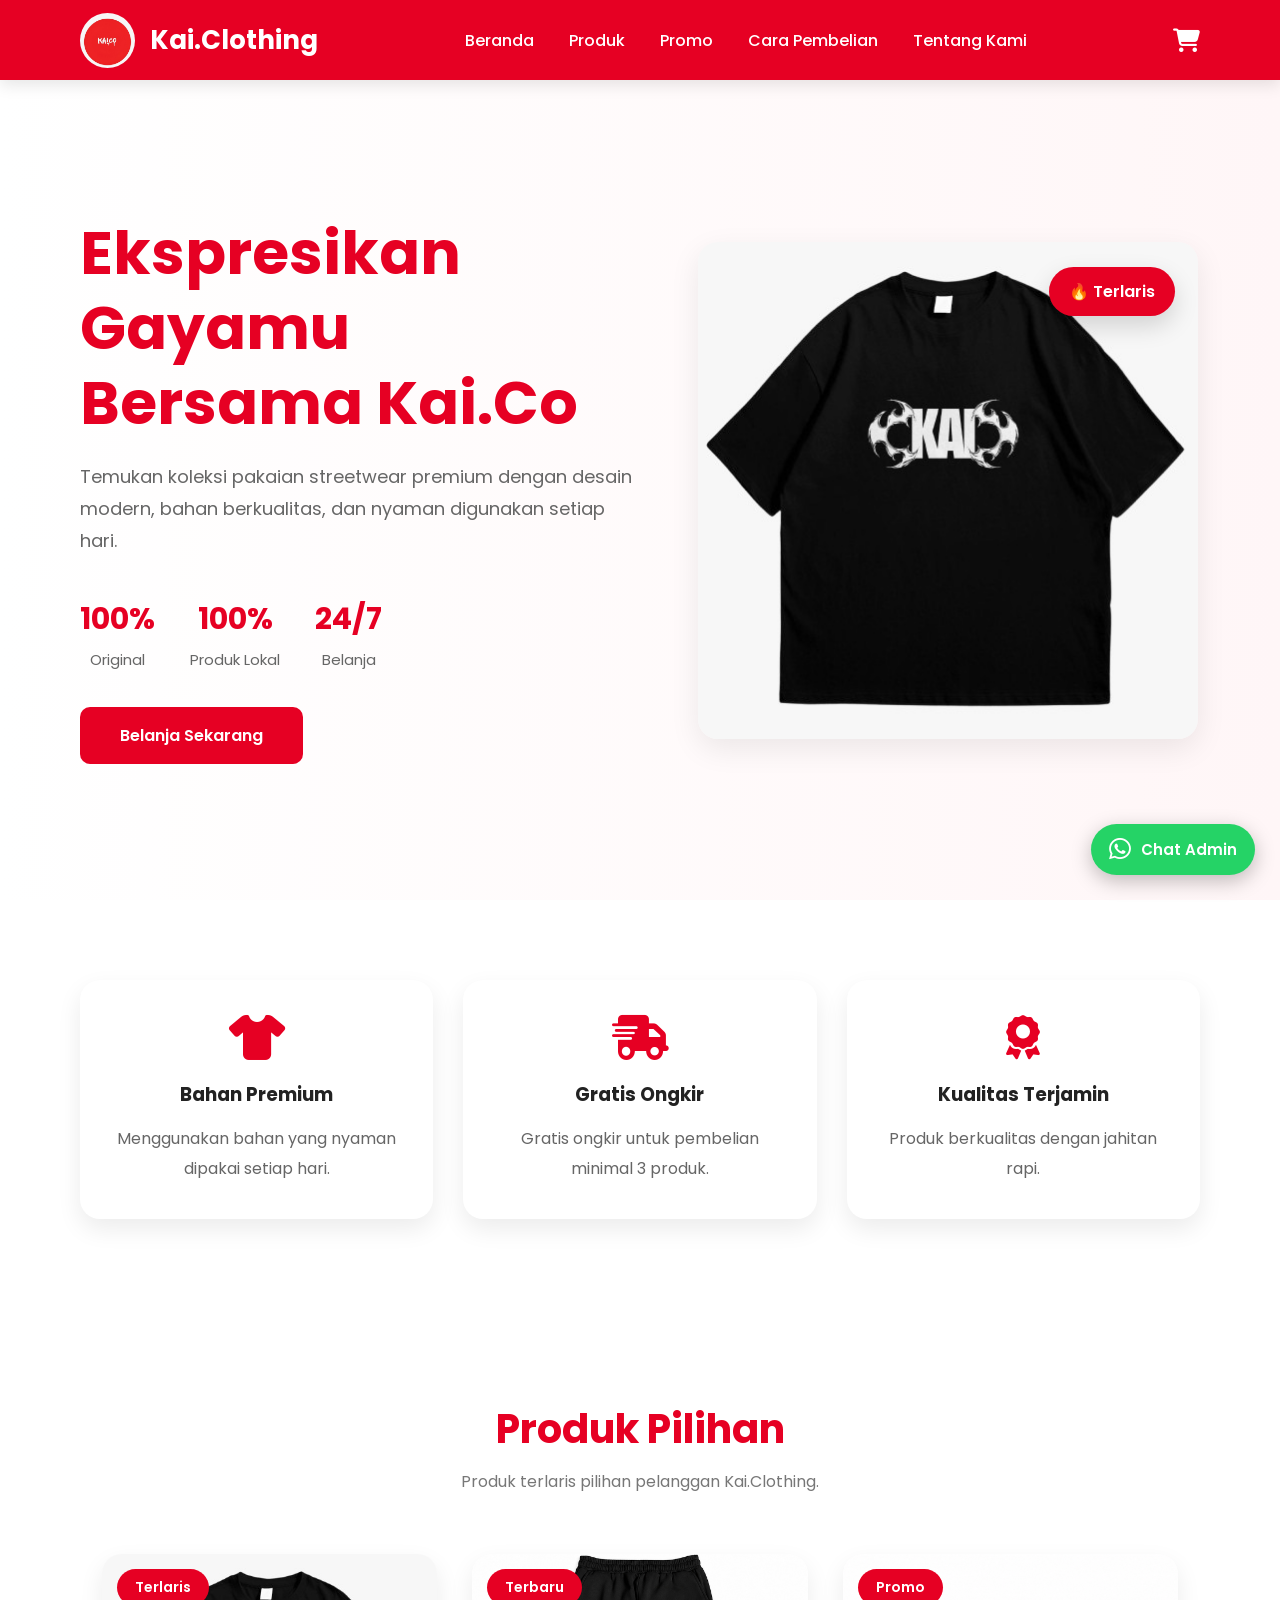
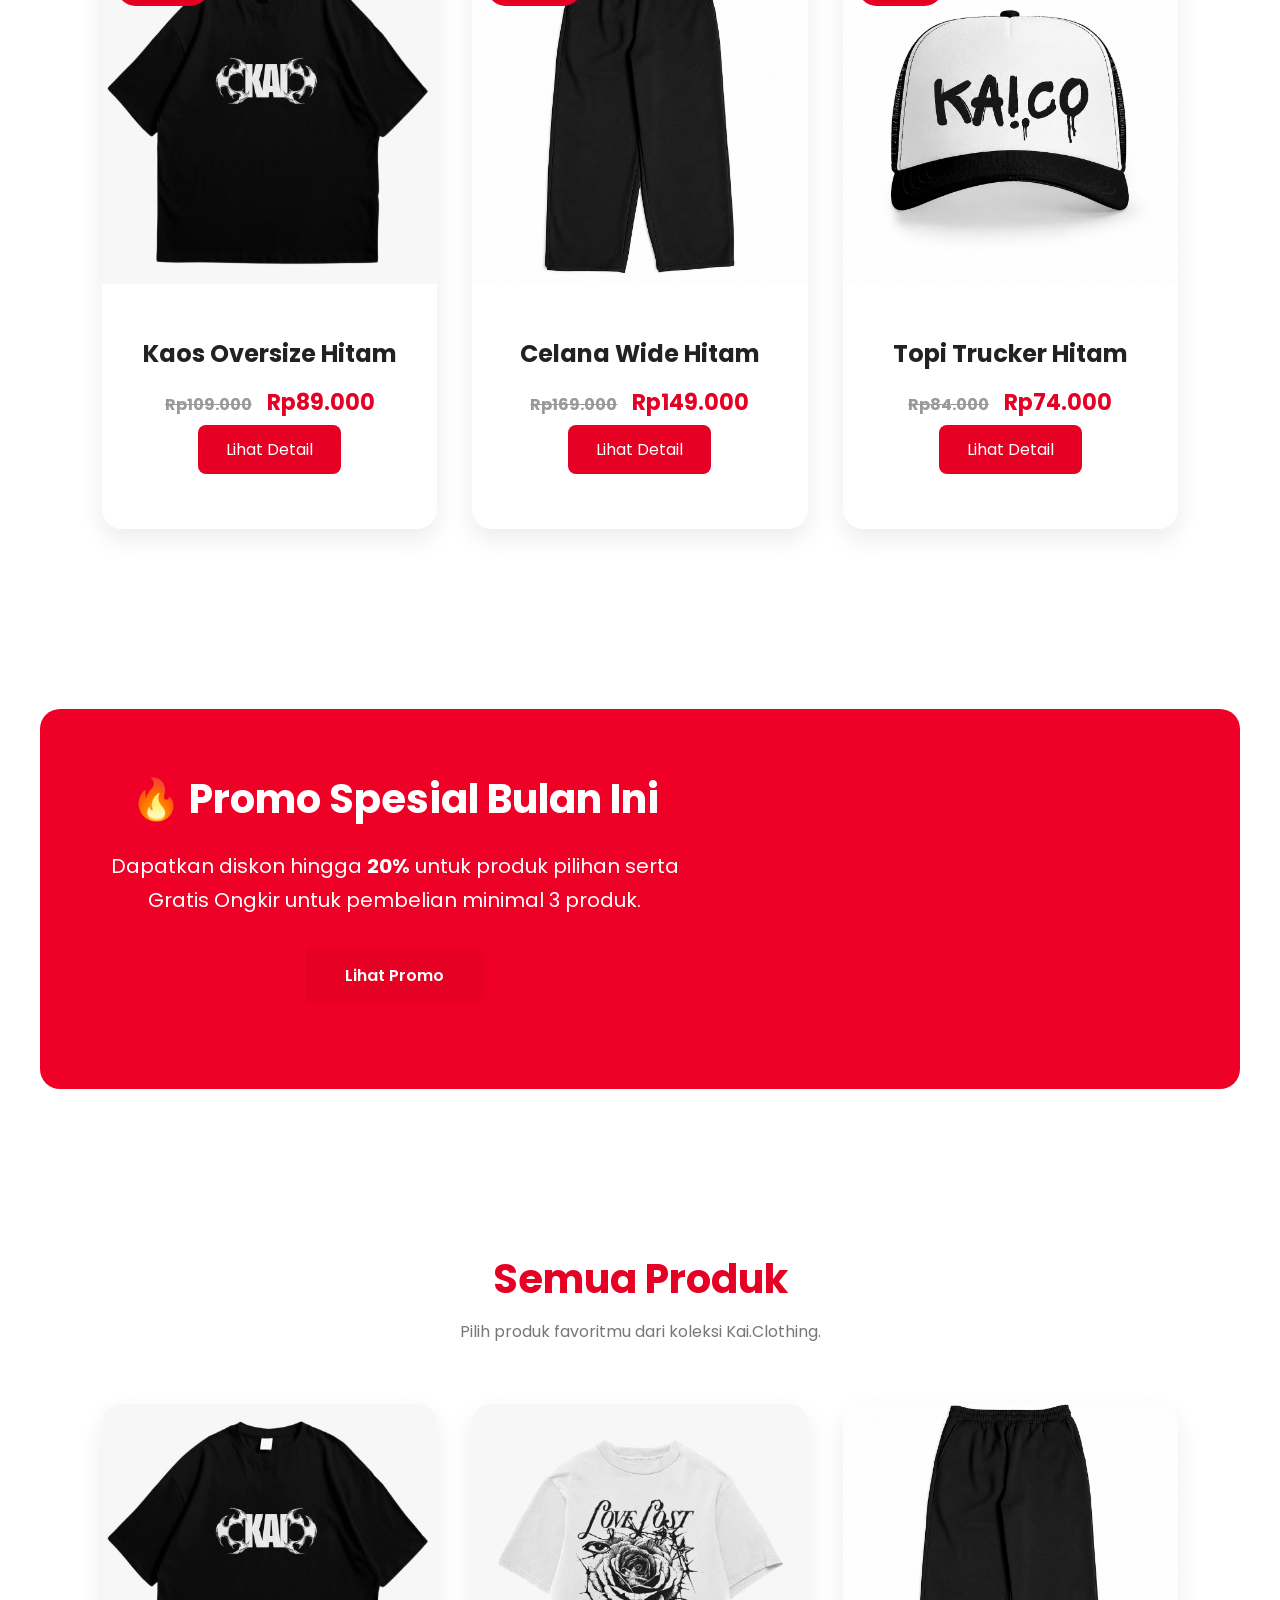
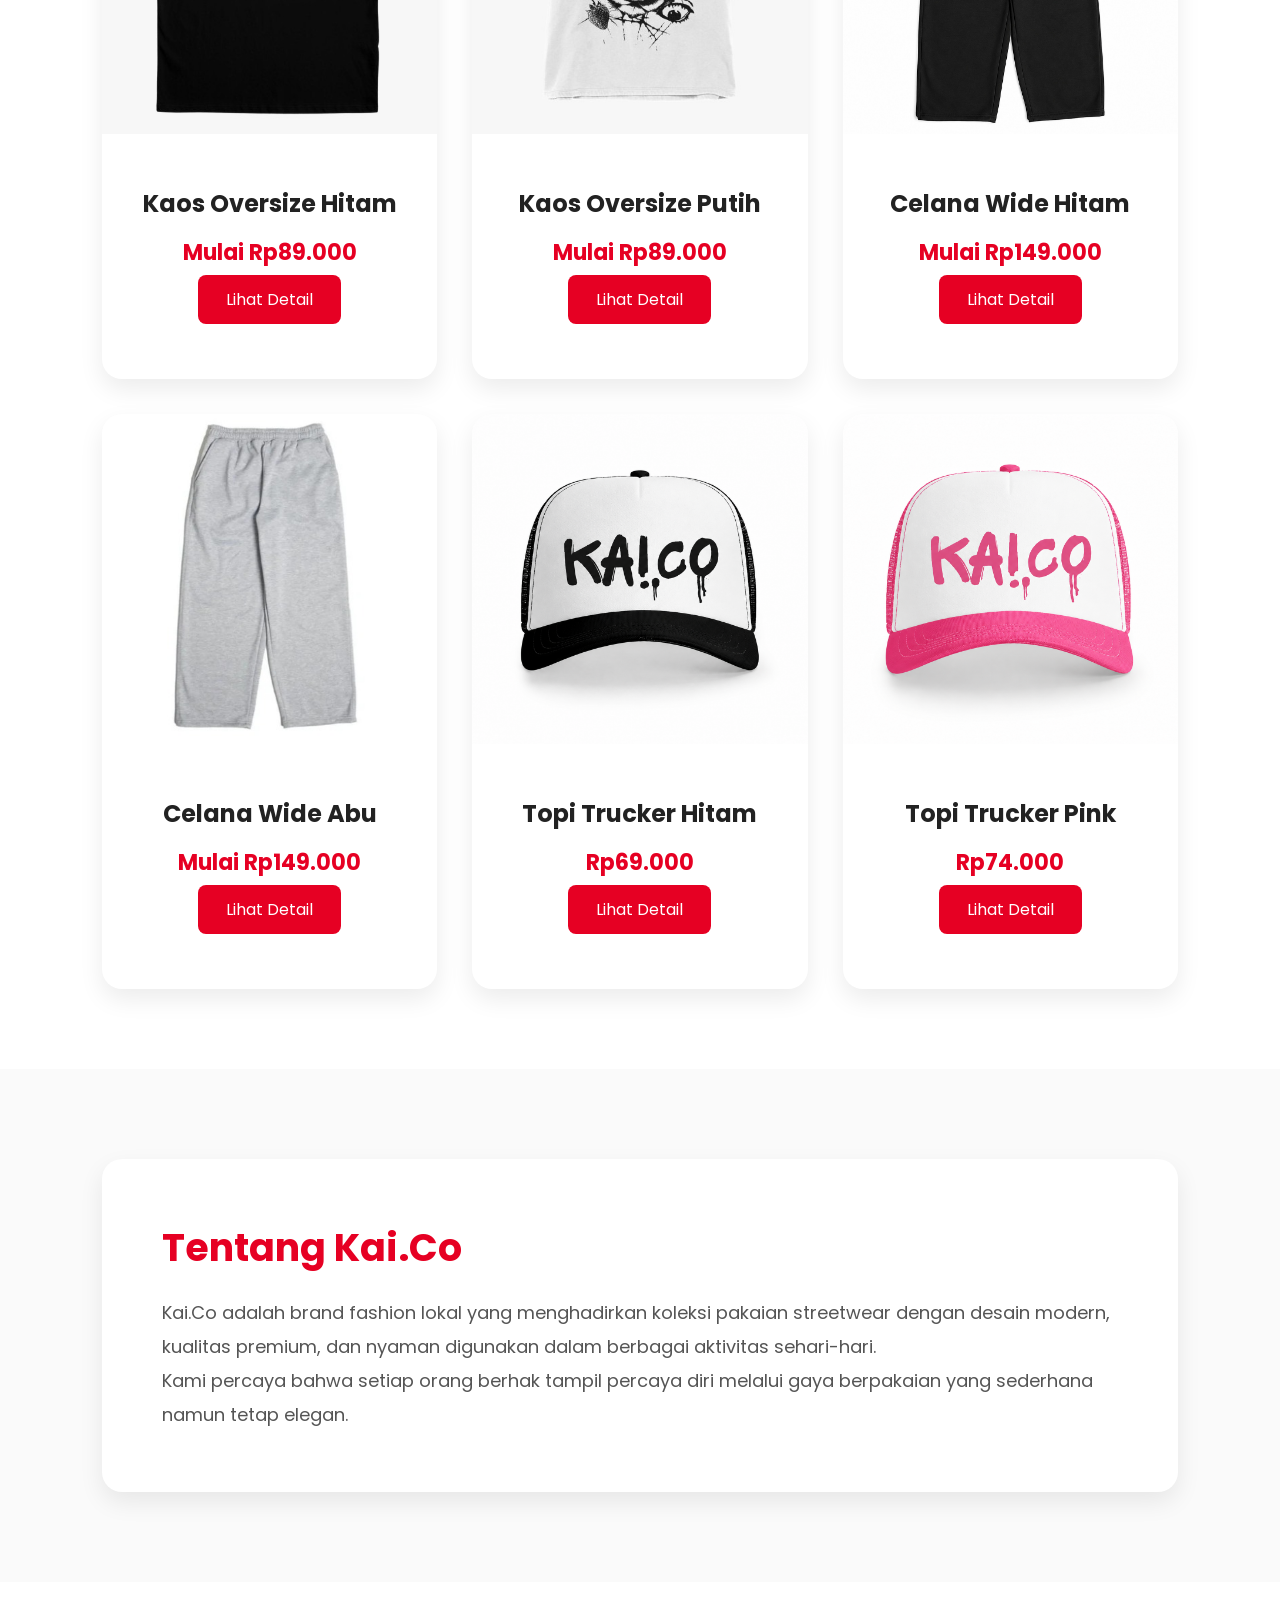
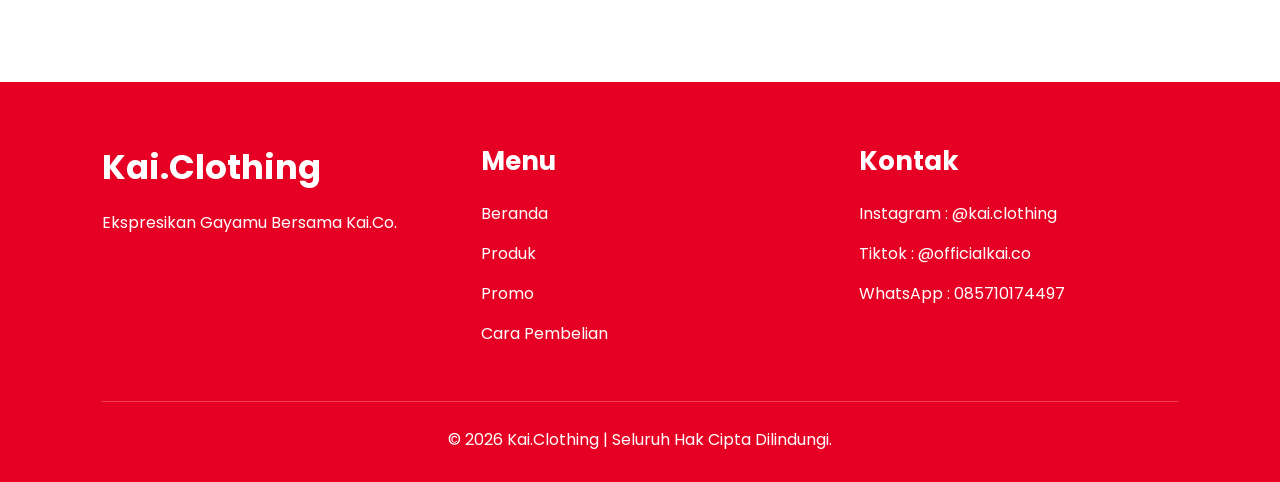
<file: index.html>
<!DOCTYPE html>
<html lang="id">

<head>

    <meta charset="UTF-8">

    <meta name="viewport" content="width=device-width, initial-scale=1.0">

    <title>Kai.Clothing | Toko Fashion Modern</title>

    <!-- Google Font -->

    <link rel="preconnect" href="https://fonts.googleapis.com">

    <link rel="preconnect" href="https://fonts.gstatic.com" crossorigin>

    <link href="https://fonts.googleapis.com/css2?family=Poppins:wght@300;400;500;600;700;800&display=swap"
        rel="stylesheet">

    <!-- Font Awesome -->

    <link rel="stylesheet"
        href="https://cdnjs.cloudflare.com/ajax/libs/font-awesome/6.7.2/css/all.min.css">

    <!-- CSS -->

    <link rel="stylesheet" href="css/style.css">

    <link rel="stylesheet" href="css/responsive.css">

</head>

<body>

<!-- ===================================================
NAVBAR
=================================================== -->

<header>

<nav class="navbar">

<div class="logo">

<img src="images/logo/logo-kaico.jpeg" alt="Kai.Co">

<h2>Kai.Clothing</h2>

</div>

<ul class="menu">

<li><a href="index.html">Beranda</a></li>

<li><a href="produk.html">Produk</a></li>

<li><a href="promo.html">Promo</a></li>

<li><a href="cara-pembelian.html">Cara Pembelian</a></li>

<li><a href="tentang.html">Tentang Kami</a></li>

</ul>

<div class="nav-kanan">

<a href="keranjang.html">

<i class="fa-solid fa-cart-shopping"></i>

</a>

</div>

</nav>

</header>

<!-- ===================================================
HERO
=================================================== -->

<section class="hero">

<div class="hero-text">

<h1>

Ekspresikan Gayamu Bersama Kai.Co

</h1>

<p>

Temukan koleksi pakaian streetwear premium
dengan desain modern, bahan berkualitas,
dan nyaman digunakan setiap hari.

</p>

<div class="hero-info">

<div>

<h3>100%</h3>

<span>Original</span>

</div>

<div>

<h3>100%</h3>

<span>Produk Lokal</span>

</div>

<div>

<h3>24/7</h3>

<span>Belanja</span>

</div>

</div>

<a href="produk.html" class="btn">

Belanja Sekarang

</a>

</div>

<div class="hero-image">

<img src="images/produk/kaos-hitam.jpeg" alt="Kaos Kai.Co">

<div class="badge">

🔥 Terlaris

</div>

</div>

</section>

<!-- ===================================================
KEUNGGULAN
=================================================== -->

<section class="advantages">

<div class="adv-card">

<i class="fa-solid fa-shirt"></i>

<h3>Bahan Premium</h3>

<p>

Menggunakan bahan yang nyaman dipakai setiap hari.

</p>

</div>

<div class="adv-card">

<i class="fa-solid fa-truck-fast"></i>

<h3>Gratis Ongkir</h3>

<p>

Gratis ongkir untuk pembelian minimal 3 produk.

</p>

</div>

<div class="adv-card">

<i class="fa-solid fa-award"></i>

<h3>Kualitas Terjamin</h3>

<p>

Produk berkualitas dengan jahitan rapi.

</p>

</div>

</section>

<!-- ===================================================
PRODUK PILIHAN
=================================================== -->

<section class="featured">

<div class="judul-section">

<h2>Produk Pilihan</h2>

<p>

Produk terlaris pilihan pelanggan Kai.Clothing.

</p>

</div>

<div class="produk-container">

<!-- ===========================
     PRODUK 1
=========================== -->

<div class="produk-card">

    <span class="label-produk">Terlaris</span>

    <img src="images/produk/kaos-hitam.jpeg" alt="Kaos Oversize Hitam">

    <div class="produk-info">

        <h3>Kaos Oversize Hitam</h3>

        <p class="harga">

            <del>Rp109.000</del>

            Rp89.000

        </p>

        <a href="detail-produk.html?id=kaos-hitam" class="btn-card">

            Lihat Detail

        </a>

    </div>

</div>

<!-- ===========================
     PRODUK 2
=========================== -->

<div class="produk-card">

    <span class="label-produk">Terbaru</span>

    <img src="images/produk/celana-hitam.jpeg" alt="Celana Wide Hitam">

    <div class="produk-info">

        <h3>Celana Wide Hitam</h3>

        <p class="harga">

            <del>Rp169.000</del>

            Rp149.000

        </p>

        <a href="detail-produk.html?id=celana-hitam" class="btn-card">

            Lihat Detail

        </a>

    </div>

</div>

<!-- ===========================
     PRODUK 3
=========================== -->

<div class="produk-card">

    <span class="label-produk">Promo</span>

    <img src="images/produk/topi-hitam.png" alt="Topi Trucker Hitam">

    <div class="produk-info">

        <h3>Topi Trucker Hitam</h3>

        <p class="harga">

            <del>Rp84.000</del>

            Rp74.000

        </p>

        <a href="detail-produk.html?id=topi-hitam" class="btn-card">

            Lihat Detail

        </a>

    </div>

</div>

</div>

</section>

<!-- ===================================================
BANNER PROMO
=================================================== -->

<section class="promo-banner">

    <div class="promo-content">

        <h2>🔥 Promo Spesial Bulan Ini</h2>

        <p>

            Dapatkan diskon hingga <strong>20%</strong> untuk produk pilihan
            serta Gratis Ongkir untuk pembelian minimal 3 produk.

        </p>

        <a href="promo.html" class="btn">

            Lihat Promo

        </a>

    </div>

</section>

<!-- ===================================================
SEMUA PRODUK
=================================================== -->

<section class="all-products">

    <div class="judul-section">

        <h2>Semua Produk</h2>

        <p>

            Pilih produk favoritmu dari koleksi Kai.Clothing.

        </p>

    </div>

<div class="produk-container">

<!-- ===========================
     KAOS HITAM
=========================== -->

<div class="produk-card">

    <img src="images/produk/kaos-hitam.jpeg" alt="Kaos Hitam">

    <div class="produk-info">

        <h3>Kaos Oversize Hitam</h3>

        <p class="harga">Mulai Rp89.000</p>

        <a href="detail-produk.html?id=kaos-hitam" class="btn-card">

            Lihat Detail

        </a>

    </div>

</div>

<!-- ===========================
     KAOS PUTIH
=========================== -->

<div class="produk-card">

    <img src="images/produk/kaos-putih.jpeg" alt="Kaos Putih">

    <div class="produk-info">

        <h3>Kaos Oversize Putih</h3>

        <p class="harga">Mulai Rp89.000</p>

        <a href="detail-produk.html?id=kaos-putih" class="btn-card">

            Lihat Detail

        </a>

    </div>

</div>

<!-- ===========================
     CELANA HITAM
=========================== -->

<div class="produk-card">

    <img src="images/produk/celana-hitam.jpeg" alt="Celana Hitam">

    <div class="produk-info">

        <h3>Celana Wide Hitam</h3>

        <p class="harga">Mulai Rp149.000</p>

        <a href="detail-produk.html?id=celana-hitam" class="btn-card">

            Lihat Detail

        </a>

    </div>

</div>

<!-- ===========================
     CELANA ABU
=========================== -->

<div class="produk-card">

    <img src="images/produk/celana-abu.jpeg" alt="Celana Abu">

    <div class="produk-info">

        <h3>Celana Wide Abu</h3>

        <p class="harga">Mulai Rp149.000</p>

        <a href="detail-produk.html?id=celana-abu" class="btn-card">

            Lihat Detail

        </a>

    </div>

</div>

<!-- ===========================
     TOPI HITAM
=========================== -->

<div class="produk-card">

    <img src="images/produk/topi-hitam.png" alt="Topi Hitam">

    <div class="produk-info">

        <h3>Topi Trucker Hitam</h3>

        <p class="harga">Rp69.000</p>

        <a href="detail-produk.html?id=topi-hitam" class="btn-card">

            Lihat Detail

        </a>

    </div>

</div>

<!-- ===========================
     TOPI PINK
=========================== -->

<div class="produk-card">

    <img src="images/produk/topi-pink.png" alt="Topi Pink">

    <div class="produk-info">

        <h3>Topi Trucker Pink</h3>

        <p class="harga">Rp74.000</p>

        <a href="detail-produk.html?id=topi-pink" class="btn-card">

            Lihat Detail

        </a>

    </div>

</div>

</div>

</section>

<!-- ===================================================
TENTANG KAI.CO
=================================================== -->

<section class="tentang">

    <div class="tentang-container">

        <h2>Tentang Kai.Co</h2>

        <p>

            Kai.Co adalah brand fashion lokal yang menghadirkan
            koleksi pakaian streetwear dengan desain modern,
            kualitas premium, dan nyaman digunakan dalam berbagai
            aktivitas sehari-hari.

        </p>

        <p>

            Kami percaya bahwa setiap orang berhak tampil percaya diri
            melalui gaya berpakaian yang sederhana namun tetap elegan.

        </p>

    </div>

</section>

<!-- ===================================================
FOOTER
=================================================== -->

<footer>

    <div class="footer-container">

        <div class="footer-brand">

            <h2>Kai.Clothing</h2>

            <p>

                Ekspresikan Gayamu Bersama Kai.Co.

            </p>

        </div>

        <div class="footer-menu">

            <h3>Menu</h3>

            <ul>

                <li><a href="index.html">Beranda</a></li>

                <li><a href="produk.html">Produk</a></li>

                <li><a href="promo.html">Promo</a></li>

                <li><a href="cara-pembelian.html">Cara Pembelian</a></li>

            </ul>

        </div>

        <div class="footer-kontak">

            <h3>Kontak</h3>

            <p>Instagram : @kai.clothing</p>

            <p>Tiktok : @officialkai.co</p>

            <p>WhatsApp : 085710174497</p>

        </div>

    </div>

    <hr>

    <p class="copyright">

        © 2026 Kai.Clothing | Seluruh Hak Cipta Dilindungi.

    </p>

</footer>

<script src="js/app.js"></script>

<!-- ==========================================
FLOATING WHATSAPP
========================================== -->

<a href="https://wa.me/6285710174497?text=Halo%20Admin%20Kai.Clothing,%20saya%20ingin%20bertanya%20tentang%20produk."
   class="whatsapp-float"
   target="_blank"
   rel="noopener noreferrer"
   aria-label="Chat WhatsApp Admin">

    <i class="fa-brands fa-whatsapp"></i>

    <span>Chat Admin</span>

</a>

    
   <!-- Histats.com  START  (aync)-->
<script type="text/javascript">var _Hasync= _Hasync|| [];
_Hasync.push(['Histats.start', '1,5037494,4,0,0,0,00010000']);
_Hasync.push(['Histats.fasi', '1']);
_Hasync.push(['Histats.track_hits', '']);
(function() {
var hs = document.createElement('script'); hs.type = 'text/javascript'; hs.async = true;
hs.src = ('//s10.histats.com/js15_as.js');
(document.getElementsByTagName('head')[0] || document.getElementsByTagName('body')[0]).appendChild(hs);
})();</script>
<noscript><a href="/" target="_blank"><img  src="//sstatic1.histats.com/0.gif?5037494&101" alt="" border="0"></a></noscript>
<!-- Histats.com  END  -->

</body>

</html>
</file>
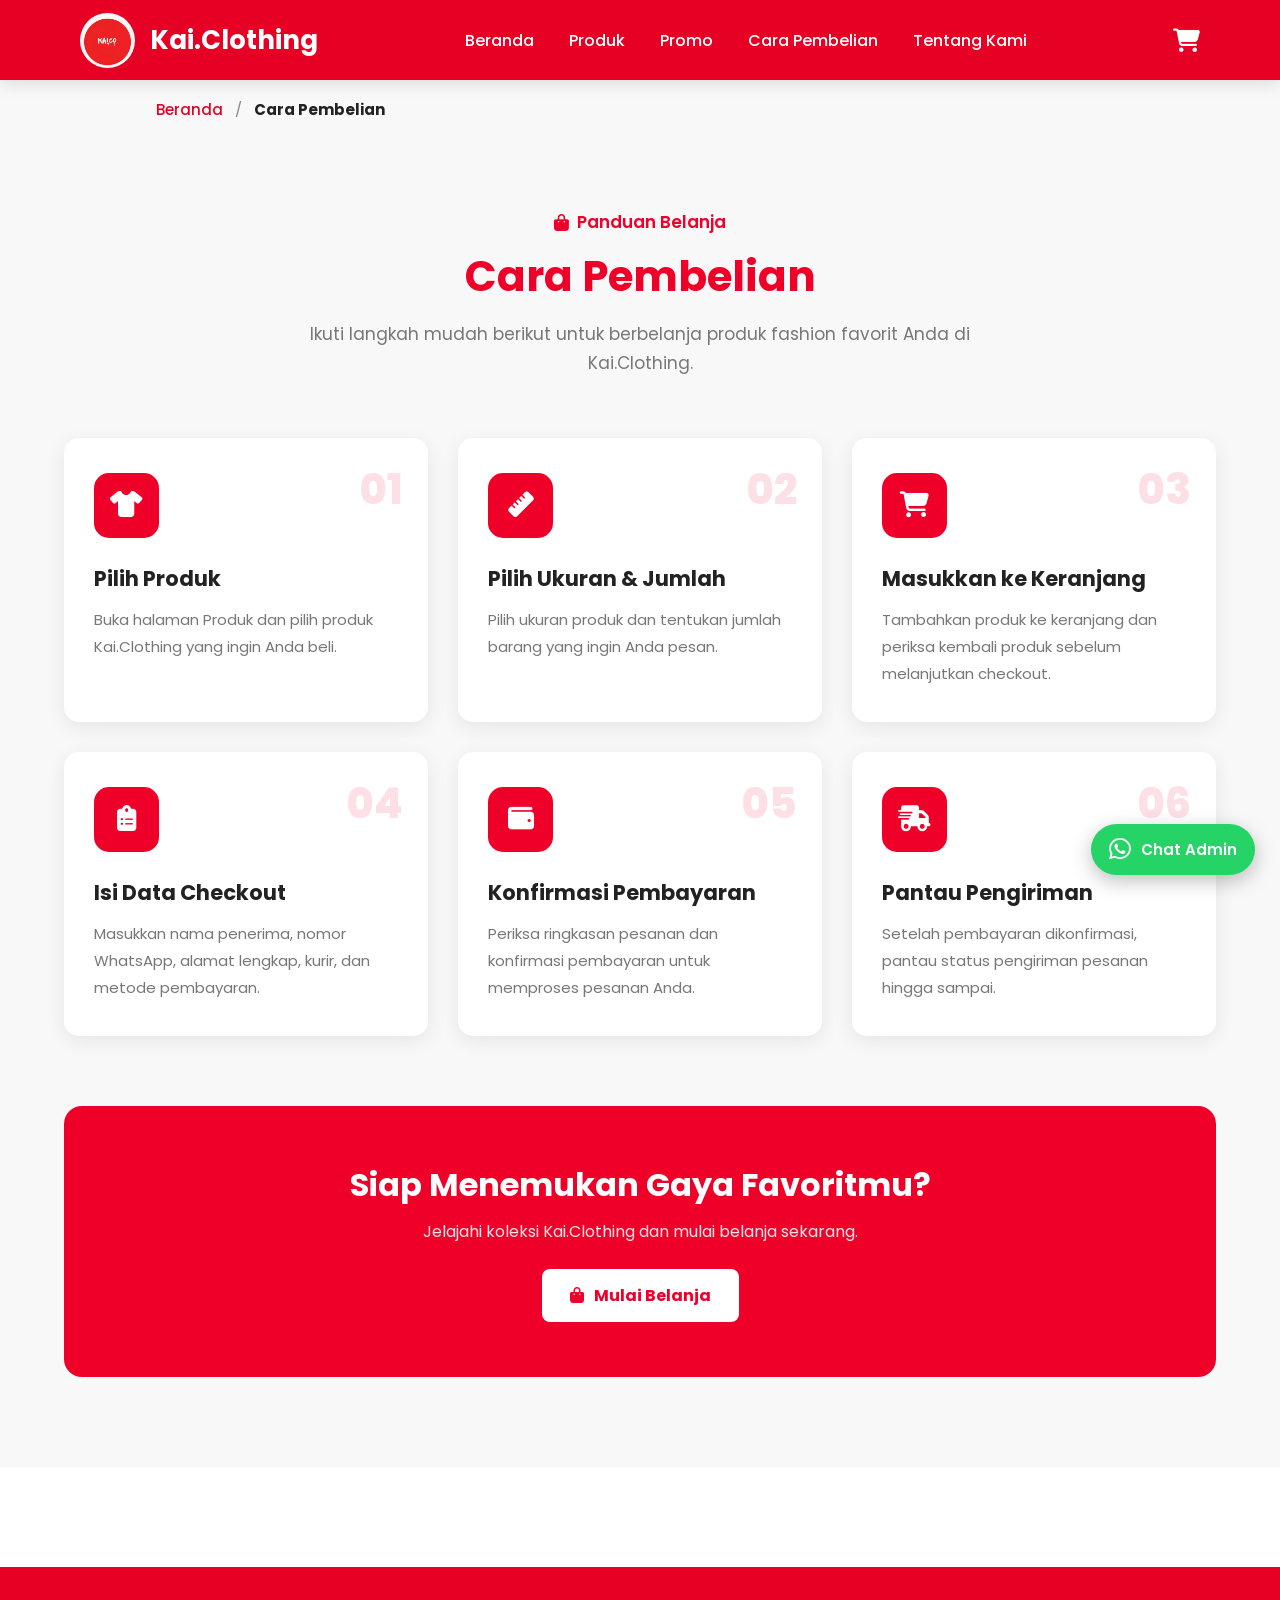
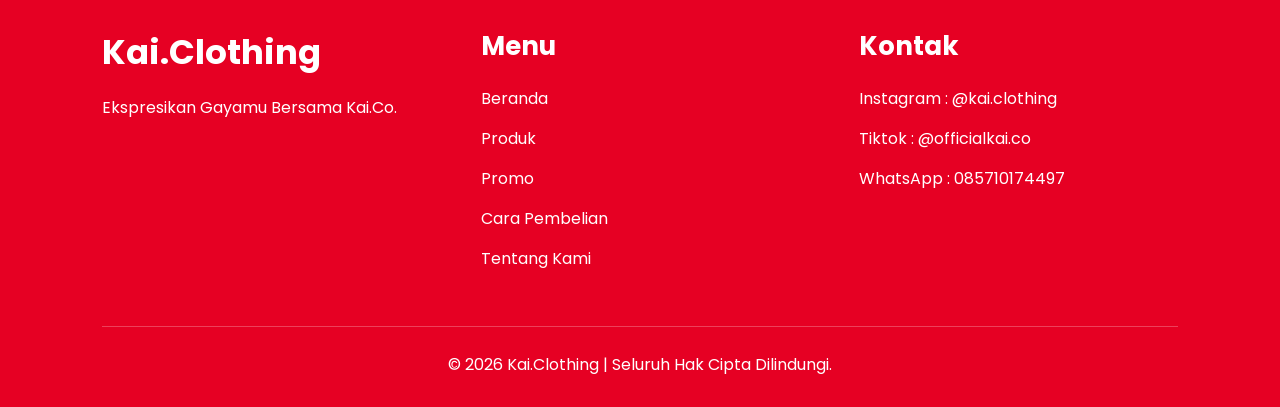
<file: cara-pembelian.html>
<!DOCTYPE html>
<html lang="id">

<head>

    <meta charset="UTF-8">

    <meta name="viewport"
        content="width=device-width, initial-scale=1.0">

    <title>Cara Pembelian | Kai.Clothing</title>


    <!-- GOOGLE FONT -->

    <link rel="preconnect"
        href="https://fonts.googleapis.com">

    <link rel="preconnect"
        href="https://fonts.gstatic.com"
        crossorigin>

    <link
        href="https://fonts.googleapis.com/css2?family=Poppins:wght@300;400;500;600;700;800&display=swap"
        rel="stylesheet">


    <!-- FONT AWESOME -->

    <link
        rel="stylesheet"
        href="https://cdnjs.cloudflare.com/ajax/libs/font-awesome/6.7.2/css/all.min.css">


    <!-- CSS -->

    <link rel="stylesheet"
        href="css/style.css">

    <link rel="stylesheet"
        href="css/responsive.css">

</head>


<body>


<!-- ==========================================
NAVBAR
========================================== -->

<header>

    <nav class="navbar">

        <div class="logo">

            <img
                src="images/logo/logo-kaico.jpeg"
                alt="Kai.Clothing">

            <h2>Kai.Clothing</h2>

        </div>


        <ul class="menu">

            <li>
                <a href="index.html">
                    Beranda
                </a>
            </li>

            <li>
                <a href="produk.html">
                    Produk
                </a>
            </li>

            <li>
                <a href="promo.html">
                    Promo
                </a>
            </li>

            <li>
                <a href="cara-pembelian.html"
                   class="active">

                    Cara Pembelian

                </a>
            </li>

            <li>
                <a href="tentang.html">
                    Tentang Kami
                </a>
            </li>

        </ul>


        <div class="nav-kanan">

            <a href="keranjang.html">

                <i class="fa-solid fa-cart-shopping"></i>

            </a>

        </div>

    </nav>

</header>


<!-- ==========================================
BREADCRUMB
========================================== -->

<section class="breadcrumb">

    <div class="container">

        <a href="index.html">
            Beranda
        </a>

        <span> / </span>

        <strong>
            Cara Pembelian
        </strong>

    </div>

</section>


<!-- ==========================================
CARA PEMBELIAN
========================================== -->

<section class="cara-pembelian-page">

    <div class="container">


        <!-- JUDUL HALAMAN -->

        <div class="judul-section">

            <span class="cara-label">

                <i class="fa-solid fa-bag-shopping"></i>

                Panduan Belanja

            </span>


            <h2>
                Cara Pembelian
            </h2>


            <p>
                Ikuti langkah mudah berikut untuk berbelanja
                produk fashion favorit Anda di Kai.Clothing.
            </p>

        </div>


        <!-- ==========================================
        LANGKAH PEMBELIAN AKAN DITAMBAHKAN DI PART 2
        ========================================== -->

                <!-- ==========================================
        DAFTAR LANGKAH PEMBELIAN
        ========================================== -->

        <div class="langkah-grid">


            <!-- LANGKAH 1 -->

            <div class="langkah-card">

                <div class="nomor-langkah">
                    01
                </div>

                <div class="icon-langkah">

                    <i class="fa-solid fa-shirt"></i>

                </div>

                <h3>Pilih Produk</h3>

                <p>
                    Buka halaman Produk dan pilih produk
                    Kai.Clothing yang ingin Anda beli.
                </p>

            </div>


            <!-- LANGKAH 2 -->

            <div class="langkah-card">

                <div class="nomor-langkah">
                    02
                </div>

                <div class="icon-langkah">

                    <i class="fa-solid fa-ruler"></i>

                </div>

                <h3>Pilih Ukuran & Jumlah</h3>

                <p>
                    Pilih ukuran produk dan tentukan jumlah
                    barang yang ingin Anda pesan.
                </p>

            </div>


            <!-- LANGKAH 3 -->

            <div class="langkah-card">

                <div class="nomor-langkah">
                    03
                </div>

                <div class="icon-langkah">

                    <i class="fa-solid fa-cart-shopping"></i>

                </div>

                <h3>Masukkan ke Keranjang</h3>

                <p>
                    Tambahkan produk ke keranjang dan periksa
                    kembali produk sebelum melanjutkan checkout.
                </p>

            </div>


            <!-- LANGKAH 4 -->

            <div class="langkah-card">

                <div class="nomor-langkah">
                    04
                </div>

                <div class="icon-langkah">

                    <i class="fa-solid fa-clipboard-list"></i>

                </div>

                <h3>Isi Data Checkout</h3>

                <p>
                    Masukkan nama penerima, nomor WhatsApp,
                    alamat lengkap, kurir, dan metode pembayaran.
                </p>

            </div>


            <!-- LANGKAH 5 -->

            <div class="langkah-card">

                <div class="nomor-langkah">
                    05
                </div>

                <div class="icon-langkah">

                    <i class="fa-solid fa-wallet"></i>

                </div>

                <h3>Konfirmasi Pembayaran</h3>

                <p>
                    Periksa ringkasan pesanan dan konfirmasi
                    pembayaran untuk memproses pesanan Anda.
                </p>

            </div>


            <!-- LANGKAH 6 -->

            <div class="langkah-card">

                <div class="nomor-langkah">
                    06
                </div>

                <div class="icon-langkah">

                    <i class="fa-solid fa-truck-fast"></i>

                </div>

                <h3>Pantau Pengiriman</h3>

                <p>
                    Setelah pembayaran dikonfirmasi, pantau
                    status pengiriman pesanan hingga sampai.
                </p>

            </div>


        </div>


        <!-- ==========================================
        TOMBOL BELANJA
        ========================================== -->

        <div class="cara-cta">

            <h2>
                Siap Menemukan Gaya Favoritmu?
            </h2>

            <p>
                Jelajahi koleksi Kai.Clothing dan mulai
                belanja sekarang.
            </p>

            <a href="produk.html"
               class="btn">

                <i class="fa-solid fa-bag-shopping"></i>

                Mulai Belanja

            </a>

        </div>

            </div>

</section>


<!-- ==========================================
FOOTER
========================================== -->

<footer>

    <div class="footer-container">

        <div class="footer-brand">

            <h2>Kai.Clothing</h2>

            <p>
                Ekspresikan Gayamu Bersama Kai.Co.
            </p>

        </div>


        <div class="footer-menu">

            <h3>Menu</h3>

            <ul>

                <li>
                    <a href="index.html">
                        Beranda
                    </a>
                </li>

                <li>
                    <a href="produk.html">
                        Produk
                    </a>
                </li>

                <li>
                    <a href="promo.html">
                        Promo
                    </a>
                </li>

                <li>
                    <a href="cara-pembelian.html">
                        Cara Pembelian
                    </a>
                </li>

                <li>
                    <a href="tentang.html">
                        Tentang Kami
                    </a>
                </li>

            </ul>

        </div>


        <div class="footer-kontak">

            <h3>Kontak</h3>

            <p>
                Instagram : @kai.clothing
            </p>

            <p>
                Tiktok : @officialkai.co
            </p>

            <p>
                WhatsApp : 085710174497
            </p>

        </div>

    </div>


    <hr>


    <p class="copyright">

        © 2026 Kai.Clothing | Seluruh Hak Cipta Dilindungi.

    </p>

</footer>

<!-- ==========================================
FLOATING WHATSAPP
========================================== -->

<a href="https://wa.me/6285710174497?text=Halo%20Admin%20Kai.Clothing,%20saya%20ingin%20bertanya%20tentang%20produk."
   class="whatsapp-float"
   target="_blank"
   rel="noopener noreferrer"
   aria-label="Chat WhatsApp Admin">

    <i class="fa-brands fa-whatsapp"></i>

    <span>Chat Admin</span>

</a>

</body>

</html>
</file>
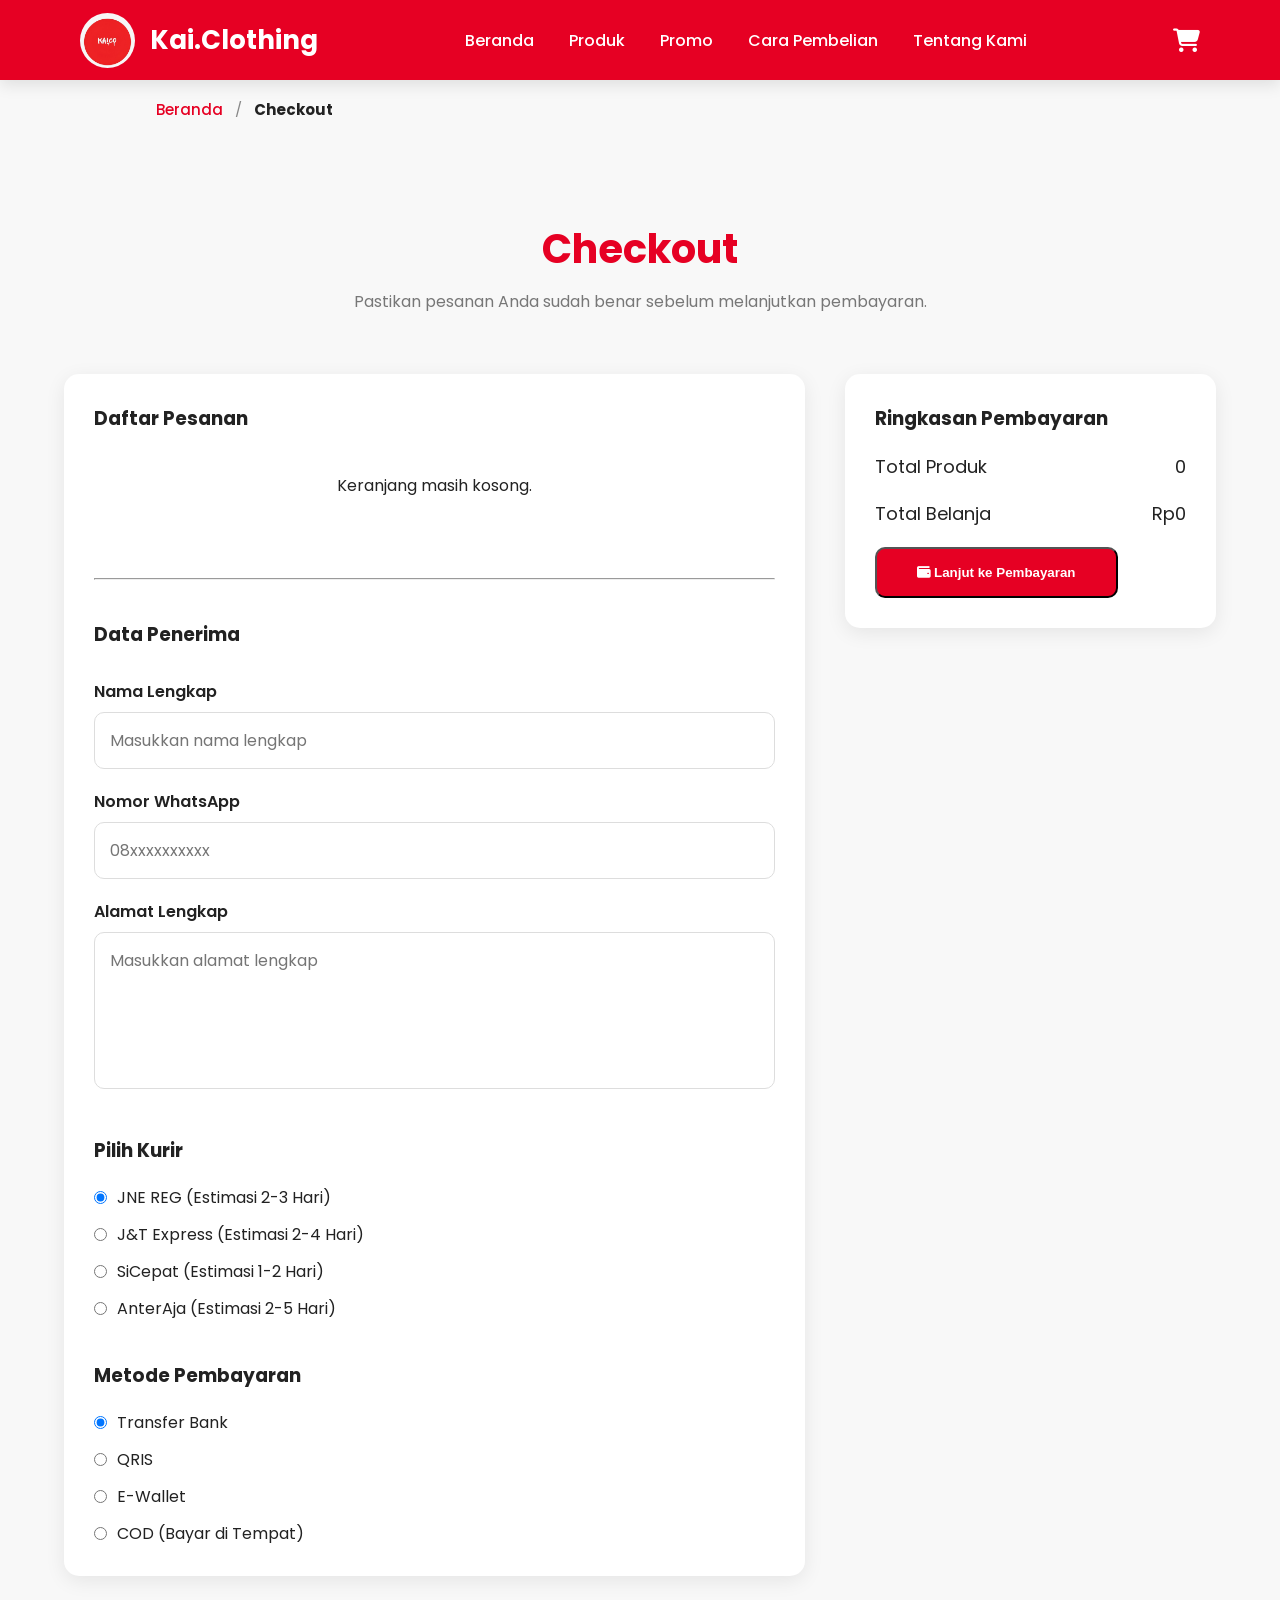
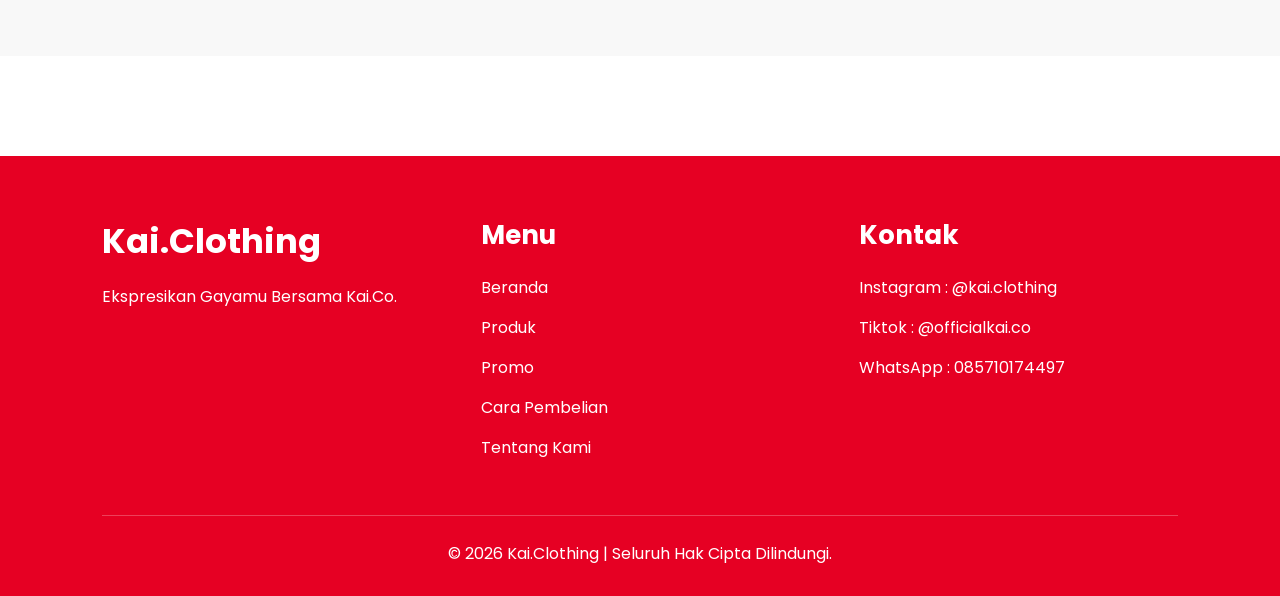
<file: checkout.html>
<!DOCTYPE html>
<html lang="id">

<head>

    <meta charset="UTF-8">
    <meta name="viewport" content="width=device-width, initial-scale=1.0">

    <title>Checkout | Kai.Clothing</title>

    <!-- Google Font -->
    <link rel="preconnect" href="https://fonts.googleapis.com">
    <link rel="preconnect" href="https://fonts.gstatic.com" crossorigin>

    <link href="https://fonts.googleapis.com/css2?family=Poppins:wght@300;400;500;600;700;800&display=swap"
        rel="stylesheet">

    <!-- Font Awesome -->
    <link rel="stylesheet"
        href="https://cdnjs.cloudflare.com/ajax/libs/font-awesome/6.7.2/css/all.min.css">

    <!-- CSS -->
    <link rel="stylesheet" href="css/style.css">
    <link rel="stylesheet" href="css/responsive.css">

</head>

<body>

<!-- ===============================
NAVBAR
=============================== -->

<header>

<nav class="navbar">

<div class="logo">

<img src="images/logo/logo-kaico.jpeg" alt="Kai.Clothing">

<h2>Kai.Clothing</h2>

</div>

<ul class="menu">

<li><a href="index.html">Beranda</a></li>

<li><a href="produk.html">Produk</a></li>

<li><a href="promo.html">Promo</a></li>

<li><a href="cara-pembelian.html">Cara Pembelian</a></li>

<li><a href="tentang.html">Tentang Kami</a></li>

</ul>

<div class="nav-kanan">

<a href="keranjang.html">

<i class="fa-solid fa-cart-shopping"></i>

</a>

</div>

</nav>

</header>

<!-- ===============================
BREADCRUMB
=============================== -->

<section class="breadcrumb">

<div class="container">

<a href="index.html">Beranda</a>

<span> / </span>

<strong>Checkout</strong>

</div>

</section>

<!-- ===============================
CHECKOUT
=============================== -->

<section class="checkout-page">

<div class="container">

<div class="judul-section">

<h2>Checkout</h2>

<p>

Pastikan pesanan Anda sudah benar sebelum melanjutkan pembayaran.

</p>

</div>

<div class="checkout-wrapper">

<!-- ===============================
KIRI
=============================== -->

<div class="checkout-kiri">

<h3>Daftar Pesanan</h3>

<div id="checkout-list">

<!-- Produk akan muncul otomatis -->

</div>

<hr style="margin:40px 0;">

<!-- ===============================
DATA PENERIMA
=============================== -->

<h3>Data Penerima</h3>

<div class="form-checkout">

    <label for="nama-penerima">

        Nama Lengkap

    </label>

    <input
        type="text"
        id="nama-penerima"
        placeholder="Masukkan nama lengkap">

    <label for="no-hp">

        Nomor WhatsApp

    </label>

    <input
        type="text"
        id="no-hp"
        placeholder="08xxxxxxxxxx">

    <label for="alamat">

        Alamat Lengkap

    </label>

    <textarea
        id="alamat"
        rows="5"
        placeholder="Masukkan alamat lengkap"></textarea>

</div>

<!-- ===============================
PILIH KURIR
=============================== -->

<h3 style="margin-top:40px;">

    Pilih Kurir

</h3>

<div class="pilihan-kurir">

    <label>

        <input
            type="radio"
            name="kurir"
            value="JNE"
            checked>

        JNE REG (Estimasi 2-3 Hari)

    </label>

    <label>

        <input
            type="radio"
            name="kurir"
            value="J&T">

        J&T Express (Estimasi 2-4 Hari)

    </label>

    <label>

        <input
            type="radio"
            name="kurir"
            value="SiCepat">

        SiCepat (Estimasi 1-2 Hari)

    </label>

    <label>

        <input
            type="radio"
            name="kurir"
            value="AnterAja">

        AnterAja (Estimasi 2-5 Hari)

    </label>

</div>

<!-- ===============================
METODE PEMBAYARAN
=============================== -->

<h3 style="margin-top:40px;">

    Metode Pembayaran

</h3>

<div class="pilihan-bayar">

    <label>

        <input
            type="radio"
            name="bayar"
            value="Transfer Bank"
            checked>

        Transfer Bank

    </label>

    <label>

        <input
            type="radio"
            name="bayar"
            value="QRIS">

        QRIS

    </label>

    <label>

        <input
            type="radio"
            name="bayar"
            value="E-Wallet">

        E-Wallet

    </label>

    <label>

        <input
            type="radio"
            name="bayar"
            value="COD">

        COD (Bayar di Tempat)

    </label>

</div>

</div>

<!-- ===============================
KANAN
=============================== -->

<div class="checkout-kanan">

    <h3>Ringkasan Pembayaran</h3>

    <div class="ringkasan-item">

        <span>Total Produk</span>

        <span id="checkout-total-produk">0</span>

    </div>

    <div class="ringkasan-item">

        <span>Total Belanja</span>

        <span id="checkout-total-belanja">Rp0</span>

    </div>

    <button
        id="btn-lanjut-bayar"
        class="btn">

        <i class="fa-solid fa-wallet"></i>

        Lanjut ke Pembayaran

    </button>

</div>

</div>

</div>

</section>

<!-- ===============================
FOOTER
=============================== -->

<footer>

    <div class="footer-container">

        <div class="footer-brand">

            <h2>Kai.Clothing</h2>

            <p>

                Ekspresikan Gayamu Bersama Kai.Co.

            </p>

        </div>

        <div class="footer-menu">

            <h3>Menu</h3>

            <ul>

                <li><a href="index.html">Beranda</a></li>

                <li><a href="produk.html">Produk</a></li>

                <li><a href="promo.html">Promo</a></li>

                <li><a href="cara-pembelian.html">Cara Pembelian</a></li>

                <li><a href="tentang.html">Tentang Kami</a></li>

            </ul>

        </div>

        <div class="footer-kontak">

            <h3>Kontak</h3>

            <p>Instagram : @kai.clothing</p>

            <p>Tiktok : @officialkai.co</p>

            <p>WhatsApp : 085710174497</p>

        </div>

    </div>

    <hr>

    <p class="copyright">

        © 2026 Kai.Clothing | Seluruh Hak Cipta Dilindungi.

    </p>

</footer>

<script src="js/checkout.js"></script>

</body>

</html>
</file>
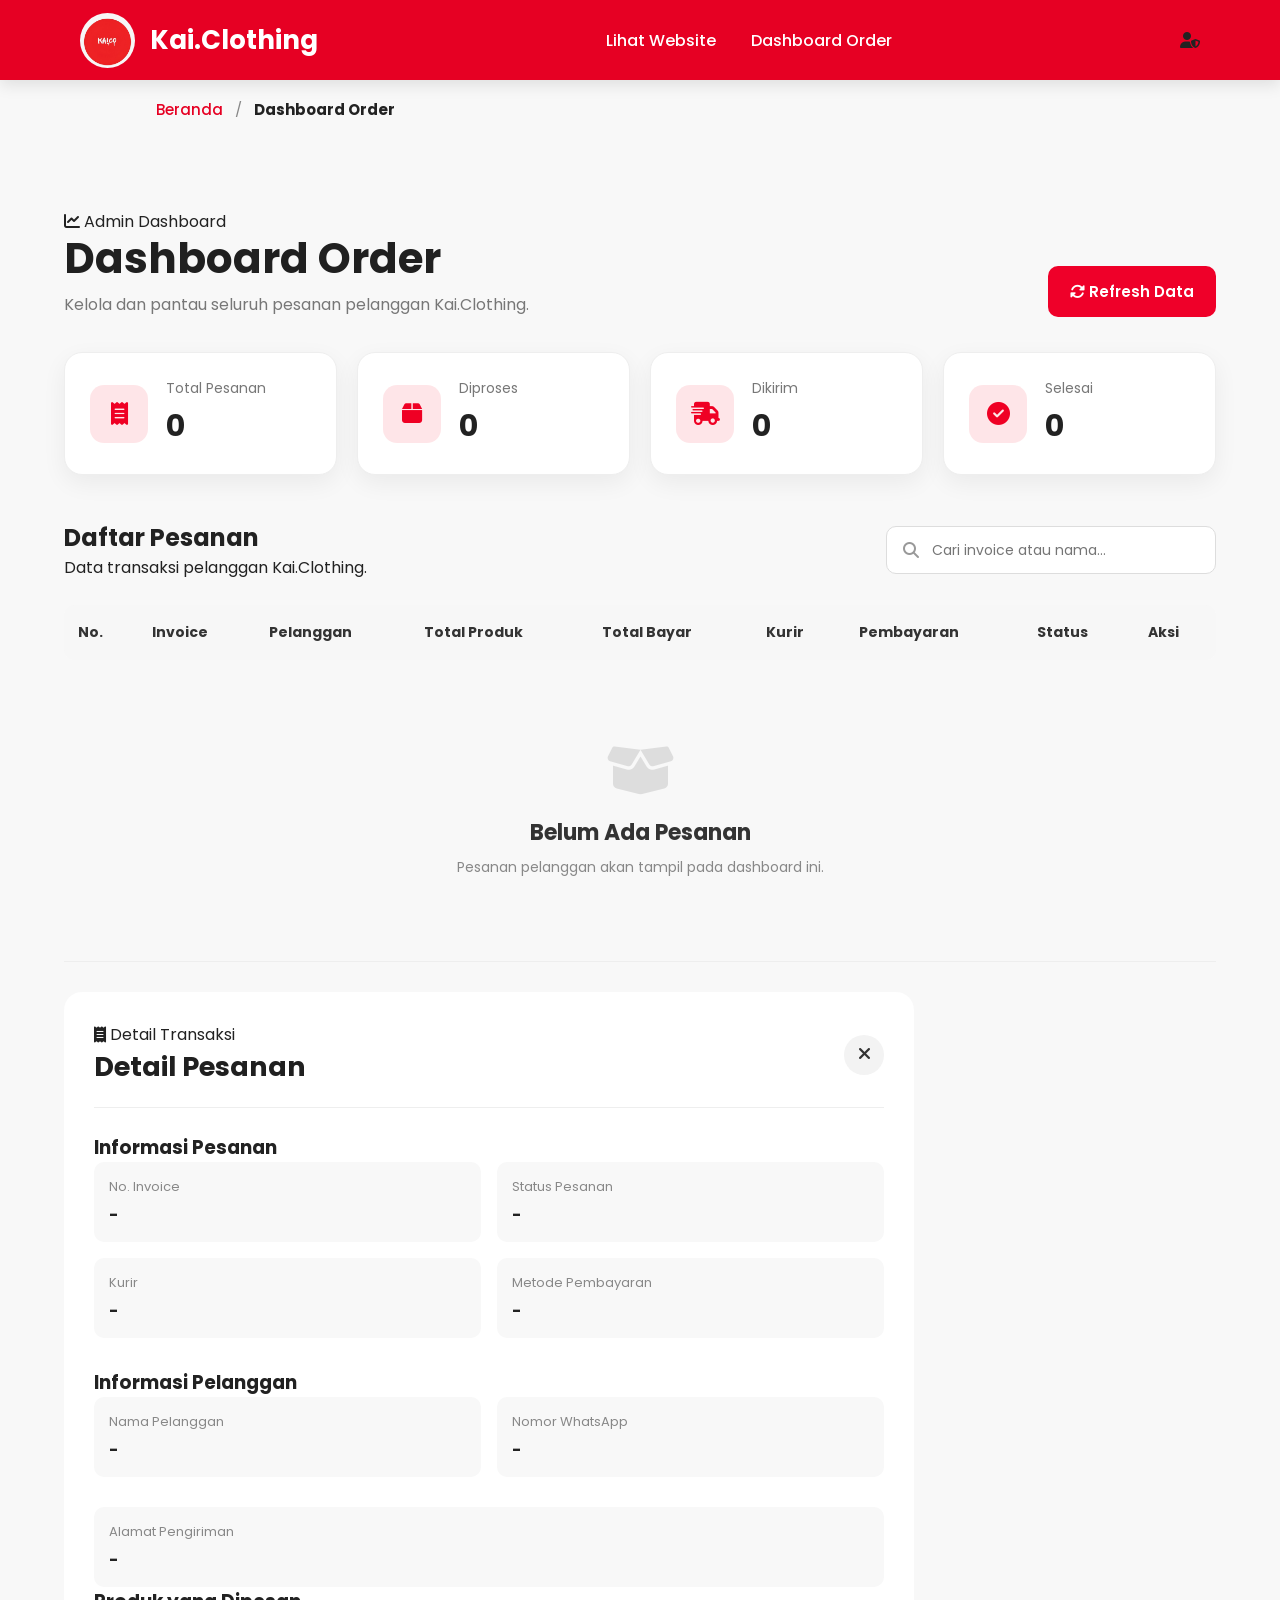
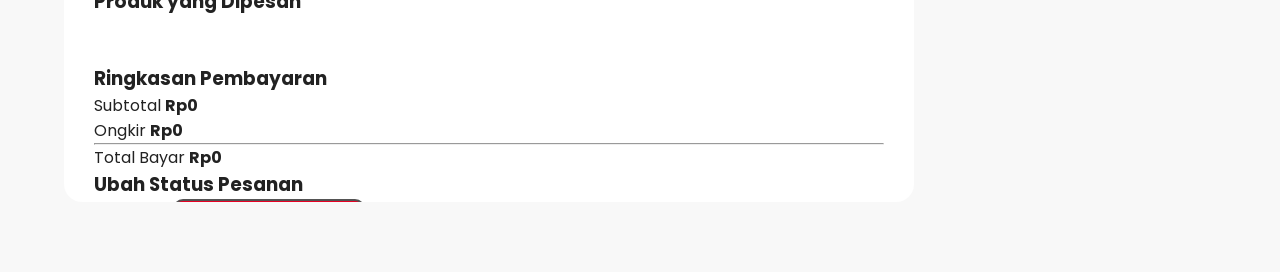
<file: dashboard-order.html>
<!DOCTYPE html>
<html lang="id">

<head>

    <meta charset="UTF-8">

    <meta name="viewport"
        content="width=device-width, initial-scale=1.0">

    <title>Dashboard Order | Kai.Clothing</title>


    <!-- GOOGLE FONT -->

    <link rel="preconnect"
        href="https://fonts.googleapis.com">

    <link rel="preconnect"
        href="https://fonts.gstatic.com"
        crossorigin>

    <link href="https://fonts.googleapis.com/css2?family=Poppins:wght@300;400;500;600;700;800&display=swap"
        rel="stylesheet">


    <!-- FONT AWESOME -->

    <link rel="stylesheet"
        href="https://cdnjs.cloudflare.com/ajax/libs/font-awesome/6.7.2/css/all.min.css">


    <!-- CSS -->

    <link rel="stylesheet"
        href="css/style.css">

    <link rel="stylesheet"
        href="css/responsive.css">

</head>


<body>


<!-- ==========================================
NAVBAR ADMIN
========================================== -->

<header>

    <nav class="navbar">

        <div class="logo">

            <img
                src="images/logo/logo-kaico.jpeg"
                alt="Kai.Clothing">

            <h2>Kai.Clothing</h2>

        </div>


        <ul class="menu">

            <li>

                <a href="index.html">

                    Lihat Website

                </a>

            </li>


            <li>

                <a href="dashboard-order.html"
                   class="active">

                    Dashboard Order

                </a>

            </li>

        </ul>


        <div class="nav-kanan">

            <i class="fa-solid fa-user-shield"></i>

        </div>

    </nav>

</header>



<!-- ==========================================
BREADCRUMB
========================================== -->

<section class="breadcrumb">

    <div class="container">

        <a href="index.html">

            Beranda

        </a>

        <span> / </span>

        <strong>

            Dashboard Order

        </strong>

    </div>

</section>



<!-- ==========================================
DASHBOARD ORDER
========================================== -->

<section class="dashboard-order-page">

    <div class="container">


        <!-- JUDUL -->

        <div class="dashboard-order-header">

            <div>

                <span class="dashboard-label">

                    <i class="fa-solid fa-chart-line"></i>

                    Admin Dashboard

                </span>


                <h1>

                    Dashboard Order

                </h1>


                <p>

                    Kelola dan pantau seluruh pesanan
                    pelanggan Kai.Clothing.

                </p>

            </div>


            <button
                type="button"
                id="btn-refresh-order"
                class="btn-refresh-order">

                <i class="fa-solid fa-rotate"></i>

                Refresh Data

            </button>

        </div>


        <!-- ==========================================
        RINGKASAN ORDER AKAN DITAMBAHKAN DI PART 2
        ========================================== -->

        <!-- ==========================================
        RINGKASAN ORDER
        ========================================== -->

        <div class="order-summary-grid">


            <!-- TOTAL PESANAN -->

            <div class="order-summary-card">

                <div class="order-summary-icon">

                    <i class="fa-solid fa-receipt"></i>

                </div>


                <div>

                    <span>Total Pesanan</span>

                    <h2 id="total-order">
                        0
                    </h2>

                </div>

            </div>


            <!-- PESANAN DIPROSES -->

            <div class="order-summary-card">

                <div class="order-summary-icon">

                    <i class="fa-solid fa-box"></i>

                </div>


                <div>

                    <span>Diproses</span>

                    <h2 id="order-diproses">
                        0
                    </h2>

                </div>

            </div>


            <!-- PESANAN DIKIRIM -->

            <div class="order-summary-card">

                <div class="order-summary-icon">

                    <i class="fa-solid fa-truck-fast"></i>

                </div>


                <div>

                    <span>Dikirim</span>

                    <h2 id="order-dikirim">
                        0
                    </h2>

                </div>

            </div>


            <!-- PESANAN SELESAI -->

            <div class="order-summary-card">

                <div class="order-summary-icon">

                    <i class="fa-solid fa-circle-check"></i>

                </div>


                <div>

                    <span>Selesai</span>

                    <h2 id="order-selesai">
                        0
                    </h2>

                </div>

            </div>


        </div>



        <!-- ==========================================
        DAFTAR PESANAN
        ========================================== -->

        <div class="order-table-box">


            <div class="order-table-header">

                <div>

                    <h2>Daftar Pesanan</h2>

                    <p>
                        Data transaksi pelanggan Kai.Clothing.
                    </p>

                </div>


                <!-- PENCARIAN ORDER -->

                <div class="order-search">

                    <i class="fa-solid fa-magnifying-glass"></i>

                    <input
                        type="text"
                        id="cari-order"
                        placeholder="Cari invoice atau nama...">

                </div>

            </div>



            <!-- ==========================================
            TABLE WRAPPER
            ========================================== -->

            <div class="order-table-responsive">


                <table class="order-table">


                    <thead>

                        <tr>

                            <th>No.</th>

                            <th>Invoice</th>

                            <th>Pelanggan</th>

                            <th>Total Produk</th>

                            <th>Total Bayar</th>

                            <th>Kurir</th>

                            <th>Pembayaran</th>

                            <th>Status</th>

                            <th>Aksi</th>

                        </tr>

                    </thead>



                    <tbody id="daftar-order">


                        <!-- ==========================================
                        DATA ORDER DIBUAT OLEH JAVASCRIPT
                        ========================================== -->


                        <tr id="order-kosong">

                            <td colspan="9">

                                <div class="empty-order">

                                    <i class="fa-solid fa-box-open"></i>

                                    <h3>Belum Ada Pesanan</h3>

                                    <p>
                                        Pesanan pelanggan akan tampil
                                        pada dashboard ini.
                                    </p>

                                </div>

                            </td>

                        </tr>


                    </tbody>


                </table>


            </div>


        </div>



        <!-- ==========================================
        DETAIL ORDER AKAN DITAMBAHKAN DI PART 3
        ========================================== -->

        <!-- ==========================================
        MODAL DETAIL PESANAN
        ========================================== -->

        <div
            id="modal-detail-order"
            class="modal-order">


            <div class="modal-order-content">


                <!-- HEADER MODAL -->

                <div class="modal-order-header">

                    <div>

                        <span class="dashboard-label">

                            <i class="fa-solid fa-receipt"></i>

                            Detail Transaksi

                        </span>


                        <h2>

                            Detail Pesanan

                        </h2>

                    </div>


                    <button
                        type="button"
                        id="btn-tutup-modal"
                        class="btn-tutup-modal"
                        aria-label="Tutup Detail Pesanan">

                        <i class="fa-solid fa-xmark"></i>

                    </button>

                </div>



                <!-- ==========================================
                INFORMASI PESANAN
                ========================================== -->

                <div class="modal-order-section">

                    <h3>Informasi Pesanan</h3>


                    <div class="detail-order-grid">


                        <div class="detail-order-item">

                            <span>No. Invoice</span>

                            <strong id="detail-invoice">
                                -
                            </strong>

                        </div>


                        <div class="detail-order-item">

                            <span>Status Pesanan</span>

                            <strong id="detail-status">
                                -
                            </strong>

                        </div>


                        <div class="detail-order-item">

                            <span>Kurir</span>

                            <strong id="detail-kurir">
                                -
                            </strong>

                        </div>


                        <div class="detail-order-item">

                            <span>Metode Pembayaran</span>

                            <strong id="detail-pembayaran">
                                -
                            </strong>

                        </div>


                    </div>

                </div>



                <!-- ==========================================
                INFORMASI PELANGGAN
                ========================================== -->

                <div class="modal-order-section">

                    <h3>Informasi Pelanggan</h3>


                    <div class="detail-order-grid">


                        <div class="detail-order-item">

                            <span>Nama Pelanggan</span>

                            <strong id="detail-nama">
                                -
                            </strong>

                        </div>


                        <div class="detail-order-item">

                            <span>Nomor WhatsApp</span>

                            <strong id="detail-hp">
                                -
                            </strong>

                        </div>


                    </div>


                    <div class="detail-order-item detail-order-alamat">

                        <span>Alamat Pengiriman</span>

                        <strong id="detail-alamat">
                            -
                        </strong>

                    </div>

                </div>



                <!-- ==========================================
                DAFTAR PRODUK
                ========================================== -->

                <div class="modal-order-section">

                    <h3>Produk yang Dipesan</h3>


                    <div
                        id="detail-daftar-produk"
                        class="detail-daftar-produk">

                        <!-- PRODUK DIBUAT JAVASCRIPT -->

                    </div>

                </div>



                <!-- ==========================================
                RINGKASAN PEMBAYARAN
                ========================================== -->

                <div class="modal-order-section">

                    <h3>Ringkasan Pembayaran</h3>


                    <div class="detail-pembayaran-box">


                        <div>

                            <span>Subtotal</span>

                            <strong id="detail-subtotal">
                                Rp0
                            </strong>

                        </div>


                        <div>

                            <span>Ongkir</span>

                            <strong id="detail-ongkir">
                                Rp0
                            </strong>

                        </div>


                        <hr>


                        <div class="detail-total-bayar">

                            <span>Total Bayar</span>

                            <strong id="detail-total">
                                Rp0
                            </strong>

                        </div>


                    </div>

                </div>



                <!-- ==========================================
                UBAH STATUS PESANAN
                ========================================== -->

                <div class="modal-order-section">

                    <h3>Ubah Status Pesanan</h3>


                    <div class="ubah-status-order">


                        <select id="pilih-status-order">

                            <option value="Diproses">
                                Diproses
                            </option>

                            <option value="Dikirim">
                                Dikirim
                            </option>

                            <option value="Selesai">
                                Selesai
                            </option>

                        </select>


                        <button
                            type="button"
                            id="btn-simpan-status"
                            class="btn">

                            <i class="fa-solid fa-floppy-disk"></i>

                            Simpan Status

                        </button>


                    </div>

                </div>


            </div>


        </div>



    </div>

</section>



<!-- ==========================================
JAVASCRIPT
========================================== -->

<script src="js/dashboard-order.js"></script>


</body>

</html>
</file>
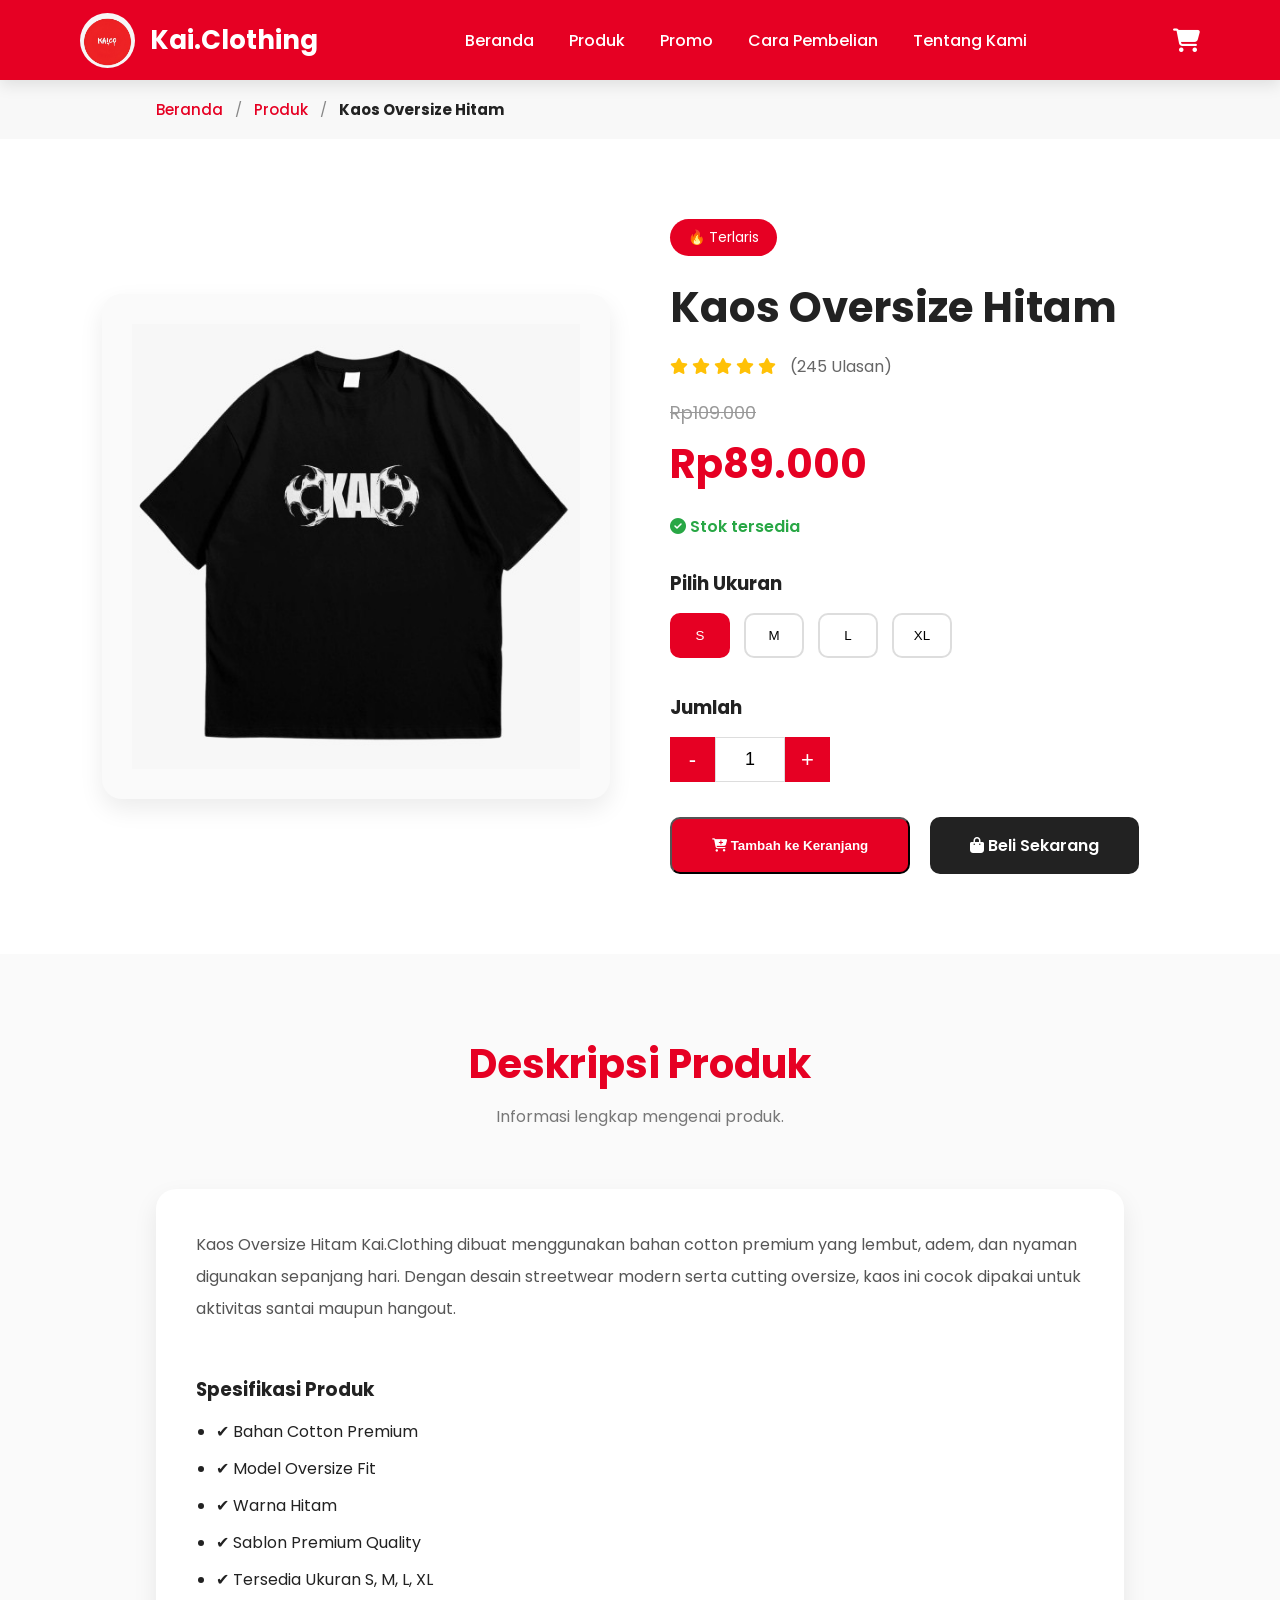
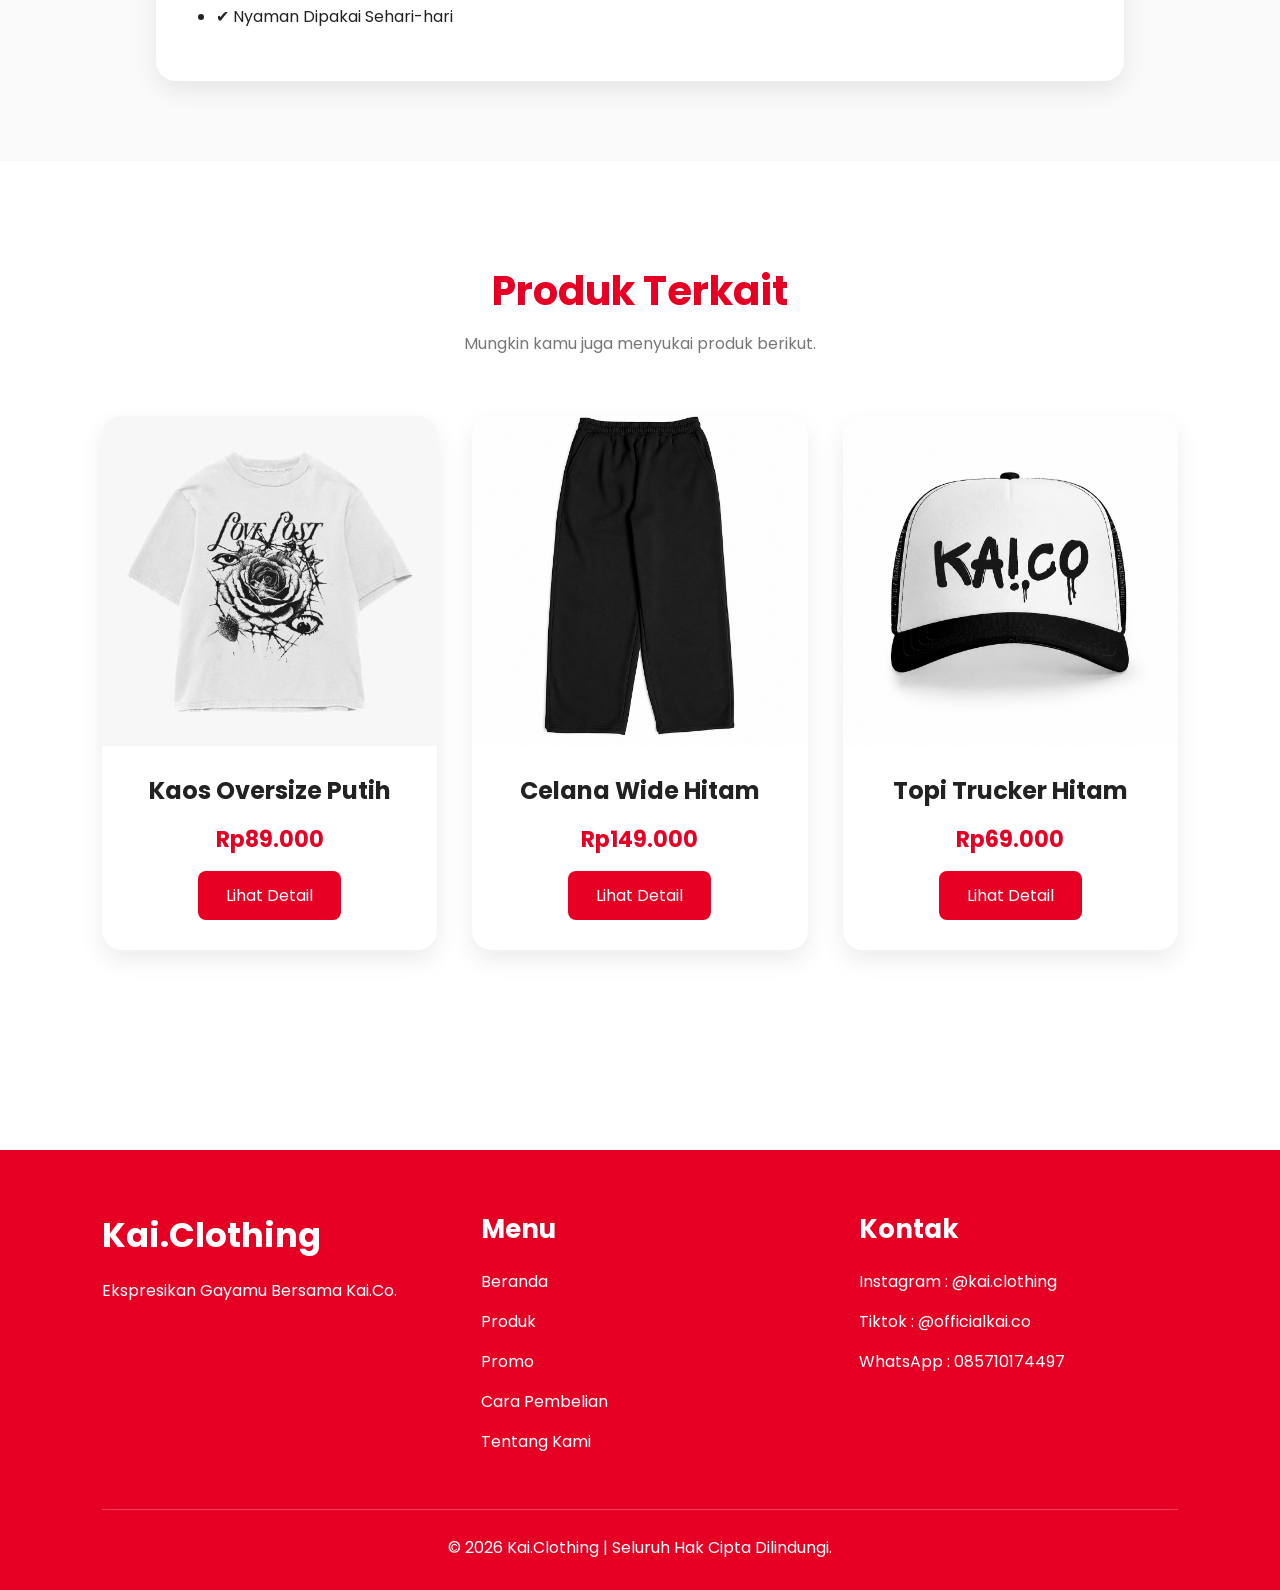
<file: detail-produk.html>
<!DOCTYPE html>
<html lang="id">

<head>

    <meta charset="UTF-8">
    <meta name="viewport" content="width=device-width, initial-scale=1.0">

    <title>Detail Produk | Kai.Clothing</title>

    <!-- Google Font -->
    <link rel="preconnect" href="https://fonts.googleapis.com">
    <link rel="preconnect" href="https://fonts.gstatic.com" crossorigin>

    <link href="https://fonts.googleapis.com/css2?family=Poppins:wght@300;400;500;600;700;800&display=swap"
        rel="stylesheet">

    <!-- Font Awesome -->
    <link rel="stylesheet"
        href="https://cdnjs.cloudflare.com/ajax/libs/font-awesome/6.7.2/css/all.min.css">

    <!-- CSS -->
    <link rel="stylesheet" href="css/style.css">
    <link rel="stylesheet" href="css/responsive.css">

</head>

<body>

<!-- ==========================================
NAVBAR
========================================== -->

<header>

<nav class="navbar">

<div class="logo">

<img src="images/logo/logo-kaico.jpeg" alt="Kai.Clothing">

<h2>Kai.Clothing</h2>

</div>

<ul class="menu">

<li><a href="index.html">Beranda</a></li>

<li><a href="produk.html" class="active">Produk</a></li>

<li><a href="promo.html">Promo</a></li>

<li><a href="cara-pembelian.html">Cara Pembelian</a></li>

<li><a href="tentang.html">Tentang Kami</a></li>

</ul>

<div class="nav-kanan">

<a href="keranjang.html">

<i class="fa-solid fa-cart-shopping"></i>

</a>

</div>

</nav>

</header>

<!-- ==========================================
BREADCRUMB
========================================== -->

<section class="breadcrumb">

<div class="container">

<a href="index.html">Beranda</a>

<span> / </span>

<a href="produk.html">Produk</a>

<span> / </span>

<strong id="breadcrumb-produk">
    Kaos Oversize Hitam
</strong>

</div>

</section>

<!-- ==========================================
DETAIL PRODUK
========================================== -->

<section class="detail-produk">

<div class="detail-container">

<!-- FOTO PRODUK -->

<div class="detail-gambar">

<img
id="gambar-produk"
src="images/produk/kaos-hitam.jpeg"
alt="Kaos Oversize Hitam">

</div>

<!-- INFORMASI PRODUK -->

<div class="detail-info">

<span
class="badge-detail"
id="badge-produk">

🔥 Terlaris

</span>

<h1 id="nama-produk">

Kaos Oversize Hitam

</h1>

<div class="rating-detail">

<i class="fa-solid fa-star"></i>
<i class="fa-solid fa-star"></i>
<i class="fa-solid fa-star"></i>
<i class="fa-solid fa-star"></i>
<i class="fa-solid fa-star"></i>

<span id="jumlah-ulasan">

(245 Ulasan)

</span>

</div>

<div class="harga-detail">

<del id="harga-lama">

Rp109.000

</del>

<h2 id="harga-produk">

Rp89.000

</h2>

</div>

<p class="stok">

<i class="fa-solid fa-circle-check"></i>

Stok tersedia

</p>

<div class="ukuran">

    <h3>Pilih Ukuran</h3>

    <button class="btn-ukuran aktif">S</button>

    <button class="btn-ukuran">M</button>

    <button class="btn-ukuran">L</button>

    <button class="btn-ukuran">XL</button>

</div>

<div class="jumlah">

<h3>Jumlah</h3>

<div class="jumlah-box">

<button id="minus">

-

</button>

<input
type="text"
value="1"
id="qty"
readonly>

<button id="plus">

+

</button>

</div>

</div>

<div class="aksi-produk">

<button
id="btn-keranjang"
class="btn">

<i class="fa-solid fa-cart-plus"></i>

Tambah ke Keranjang

</button>

<a href="checkout.html"
class="btn btn-beli">

<i class="fa-solid fa-bag-shopping"></i>

Beli Sekarang

</a>

</div>

</div>

</div>

</section>

<!-- ==========================================
DESKRIPSI PRODUK
========================================== -->

<section class="deskripsi-produk">

    <div class="container">

        <div class="judul-section">

            <h2>Deskripsi Produk</h2>

            <p>Informasi lengkap mengenai produk.</p>

        </div>

        <div class="deskripsi-box">

            <p>

                Kaos Oversize Hitam Kai.Clothing dibuat menggunakan bahan cotton premium
                yang lembut, adem, dan nyaman digunakan sepanjang hari. Dengan desain
                streetwear modern serta cutting oversize, kaos ini cocok dipakai untuk
                aktivitas santai maupun hangout.

            </p>

            <br>

            <h3>Spesifikasi Produk</h3>

            <ul>

                <li>✔ Bahan Cotton Premium</li>

                <li>✔ Model Oversize Fit</li>

                <li>✔ Warna Hitam</li>

                <li>✔ Sablon Premium Quality</li>

                <li>✔ Tersedia Ukuran S, M, L, XL</li>

                <li>✔ Nyaman Dipakai Sehari-hari</li>

            </ul>

        </div>

    </div>

</section>

<!-- ==========================================
PRODUK TERKAIT
========================================== -->

<section class="featured">

    <div class="judul-section">

        <h2>Produk Terkait</h2>

        <p>Mungkin kamu juga menyukai produk berikut.</p>

    </div>

    <div class="produk-container">

        <!-- Produk 1 -->

        <div class="produk-card">

            <img src="images/produk/kaos-putih.jpeg"
                 alt="Kaos Putih">

            <h3>Kaos Oversize Putih</h3>

            <p class="harga">

                Rp89.000

            </p>

            <a href="detail-produk.html" class="btn-card">

                Lihat Detail

            </a>

        </div>

        <!-- Produk 2 -->

        <div class="produk-card">

            <img src="images/produk/celana-hitam.jpeg"
                 alt="Celana Hitam">

            <h3>Celana Wide Hitam</h3>

            <p class="harga">

                Rp149.000

            </p>

            <a href="detail-produk.html" class="btn-card">

                Lihat Detail

            </a>

        </div>

        <!-- Produk 3 -->

        <div class="produk-card">

            <img src="images/produk/topi-hitam.png"
                 alt="Topi Hitam">

            <h3>Topi Trucker Hitam</h3>

            <p class="harga">

                Rp69.000

            </p>

            <a href="detail-produk.html" class="btn-card">

                Lihat Detail

            </a>

        </div>

    </div>

</section>

<!-- ==========================================
FOOTER
========================================== -->

<footer>

    <div class="footer-container">

        <div class="footer-brand">

            <h2>Kai.Clothing</h2>

            <p>

                Ekspresikan Gayamu Bersama Kai.Co.

            </p>

        </div>

        <div class="footer-menu">

            <h3>Menu</h3>

            <ul>

                <li><a href="index.html">Beranda</a></li>

                <li><a href="produk.html">Produk</a></li>

                <li><a href="promo.html">Promo</a></li>

                <li><a href="cara-pembelian.html">Cara Pembelian</a></li>

                <li><a href="tentang.html">Tentang Kami</a></li>

            </ul>

        </div>

        <div class="footer-kontak">

            <h3>Kontak</h3>

            <p>Instagram : @kai.clothing</p>

            <p>Tiktok : @officialkai.co</p>

            <p>WhatsApp : 085710174497</p>

        </div>

    </div>

    <hr>

    <p class="copyright">

        © 2026 Kai.Clothing | Seluruh Hak Cipta Dilindungi.

    </p>

</footer>

<!-- JAVASCRIPT -->

<script src="js/detail-produk.js"></script>

</body>

</html>
</file>
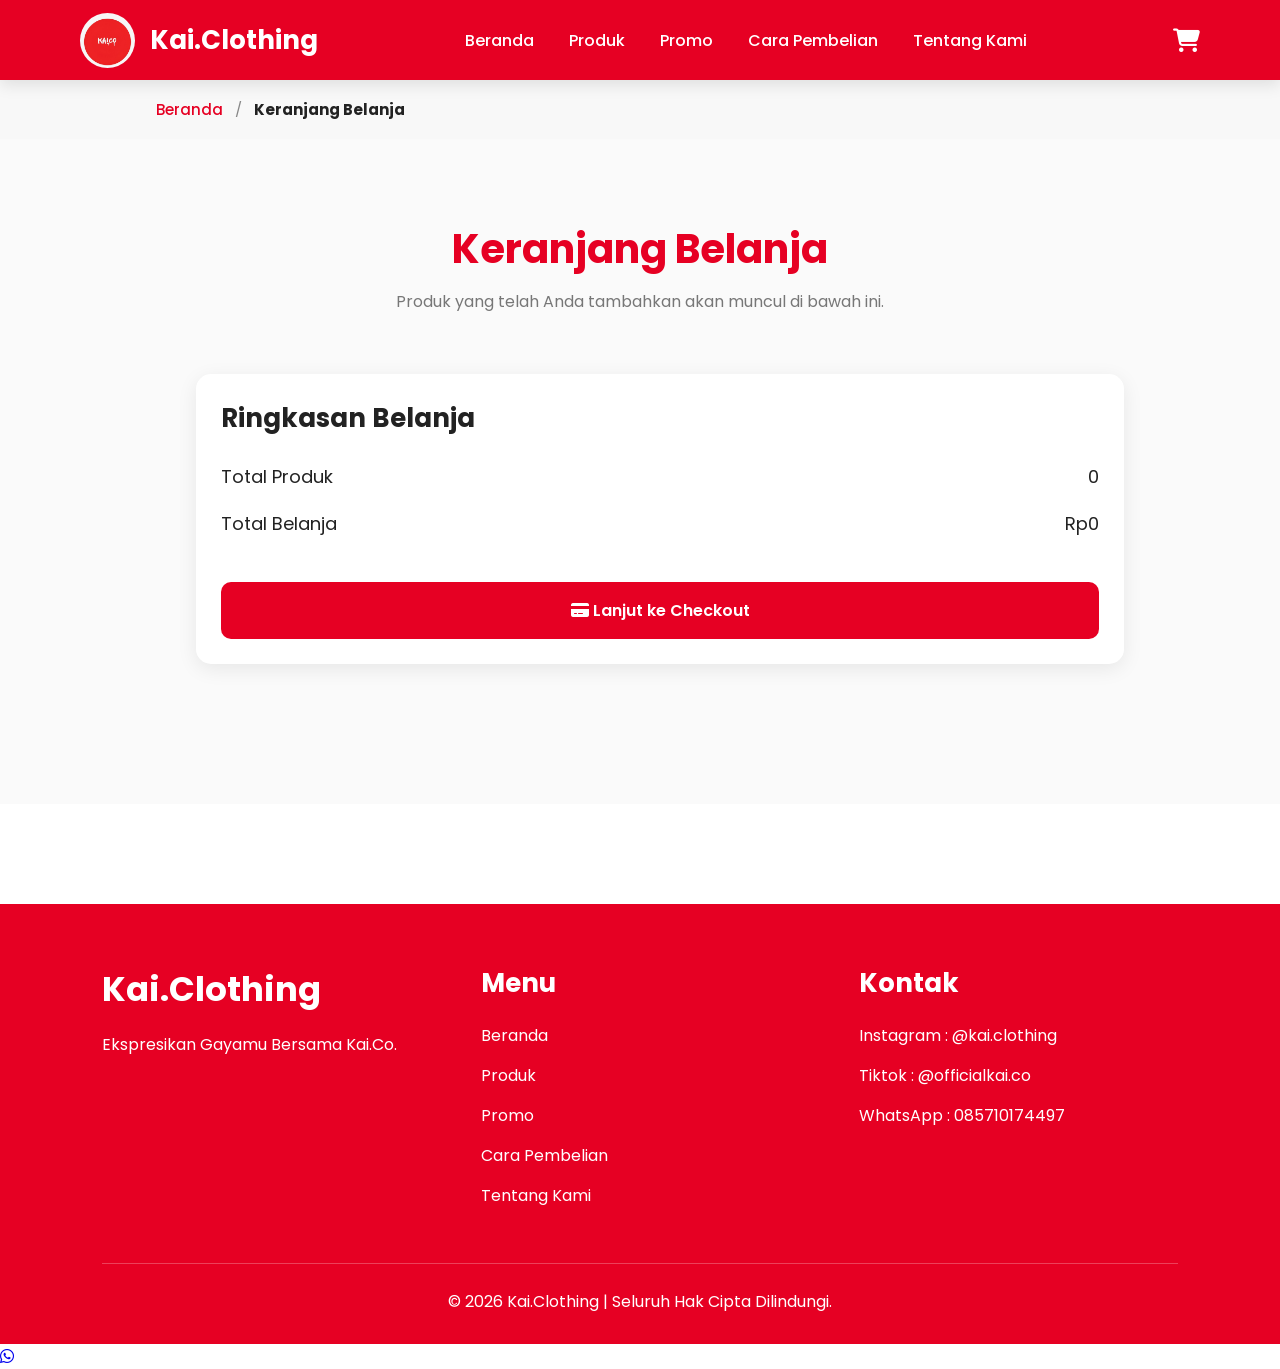
<file: keranjang.html>
<!DOCTYPE html>
<html lang="id">

<head>

    <meta charset="UTF-8">
    <meta name="viewport" content="width=device-width, initial-scale=1.0">

    <title>Keranjang | Kai.Clothing</title>

    <!-- Google Font -->
    <link rel="preconnect" href="https://fonts.googleapis.com">
    <link rel="preconnect" href="https://fonts.gstatic.com" crossorigin>

    <link href="https://fonts.googleapis.com/css2?family=Poppins:wght@300;400;500;600;700;800&display=swap"
        rel="stylesheet">

    <!-- Font Awesome -->
    <link rel="stylesheet"
        href="https://cdnjs.cloudflare.com/ajax/libs/font-awesome/6.7.2/css/all.min.css">

    <!-- CSS -->
    <link rel="stylesheet" href="css/style.css">
    <link rel="stylesheet" href="css/responsive.css">

</head>

<body>

<!-- ==========================================
NAVBAR
========================================== -->

<header>

<nav class="navbar">

<div class="logo">

<img src="images/logo/logo-kaico.jpeg" alt="Kai.Clothing">

<h2>Kai.Clothing</h2>

</div>

<ul class="menu">

<li><a href="index.html">Beranda</a></li>

<li><a href="produk.html">Produk</a></li>

<li><a href="promo.html">Promo</a></li>

<li><a href="cara-pembelian.html">Cara Pembelian</a></li>

<li><a href="tentang.html">Tentang Kami</a></li>

</ul>

<div class="nav-kanan">

<a href="keranjang.html">

<i class="fa-solid fa-cart-shopping"></i>

</a>

</div>

</nav>

</header>

<!-- ==========================================
BREADCRUMB
========================================== -->

<section class="breadcrumb">

<div class="container">

<a href="index.html">Beranda</a>

<span> / </span>

<strong>Keranjang Belanja</strong>

</div>

</section>

<!-- ==========================================
KERANJANG
========================================== -->

<section class="keranjang-page">

<div class="container">

<div class="judul-section">

<h2>Keranjang Belanja</h2>

<p>

Produk yang telah Anda tambahkan akan muncul di bawah ini.

</p>

</div>

<div class="keranjang-wrapper">

<!-- ==========================================
DAFTAR PRODUK
========================================== -->

<div class="keranjang-list">

<div id="daftar-keranjang">

<!-- Produk akan dibuat otomatis oleh JavaScript -->

</div>

</div>

<!-- ==========================================
RINGKASAN BELANJA
========================================== -->

<div class="ringkasan-belanja">

    <h3>Ringkasan Belanja</h3>

    <div class="ringkasan-item">

        <span>Total Produk</span>

        <span id="total-produk">0</span>

    </div>

    <div class="ringkasan-item">

        <span>Total Belanja</span>

        <span id="total-belanja">Rp0</span>

    </div>

    <a href="checkout.html" class="btn" id="btn-checkout">

        <i class="fa-solid fa-credit-card"></i>

        Lanjut ke Checkout

    </a>

</div>

</div>

</div>

</section>

<!-- ==========================================
FOOTER
========================================== -->

<footer>

    <div class="footer-container">

        <div class="footer-brand">

            <h2>Kai.Clothing</h2>

            <p>

                Ekspresikan Gayamu Bersama Kai.Co.

            </p>

        </div>

        <div class="footer-menu">

            <h3>Menu</h3>

            <ul>

                <li><a href="index.html">Beranda</a></li>

                <li><a href="produk.html">Produk</a></li>

                <li><a href="promo.html">Promo</a></li>

                <li><a href="cara-pembelian.html">Cara Pembelian</a></li>

                <li><a href="tentang.html">Tentang Kami</a></li>

            </ul>

        </div>

        <div class="footer-kontak">

            <h3>Kontak</h3>

            <p>Instagram : @kai.clothing</p>

            <p>Tiktok : @officialkai.co</p>

            <p>WhatsApp : 085710174497</p>

        </div>

    </div>

    <hr>

    <p class="copyright">

        © 2026 Kai.Clothing | Seluruh Hak Cipta Dilindungi.

    </p>

</footer>

<!-- ==========================================
WHATSAPP FLOATING
========================================== -->

<a href="https://wa.me/6281234567890"

class="whatsapp"

target="_blank">

<i class="fa-brands fa-whatsapp"></i>

</a>

<!-- JAVASCRIPT -->

<script src="js/keranjang.js"></script>

</body>

</html>
</file>
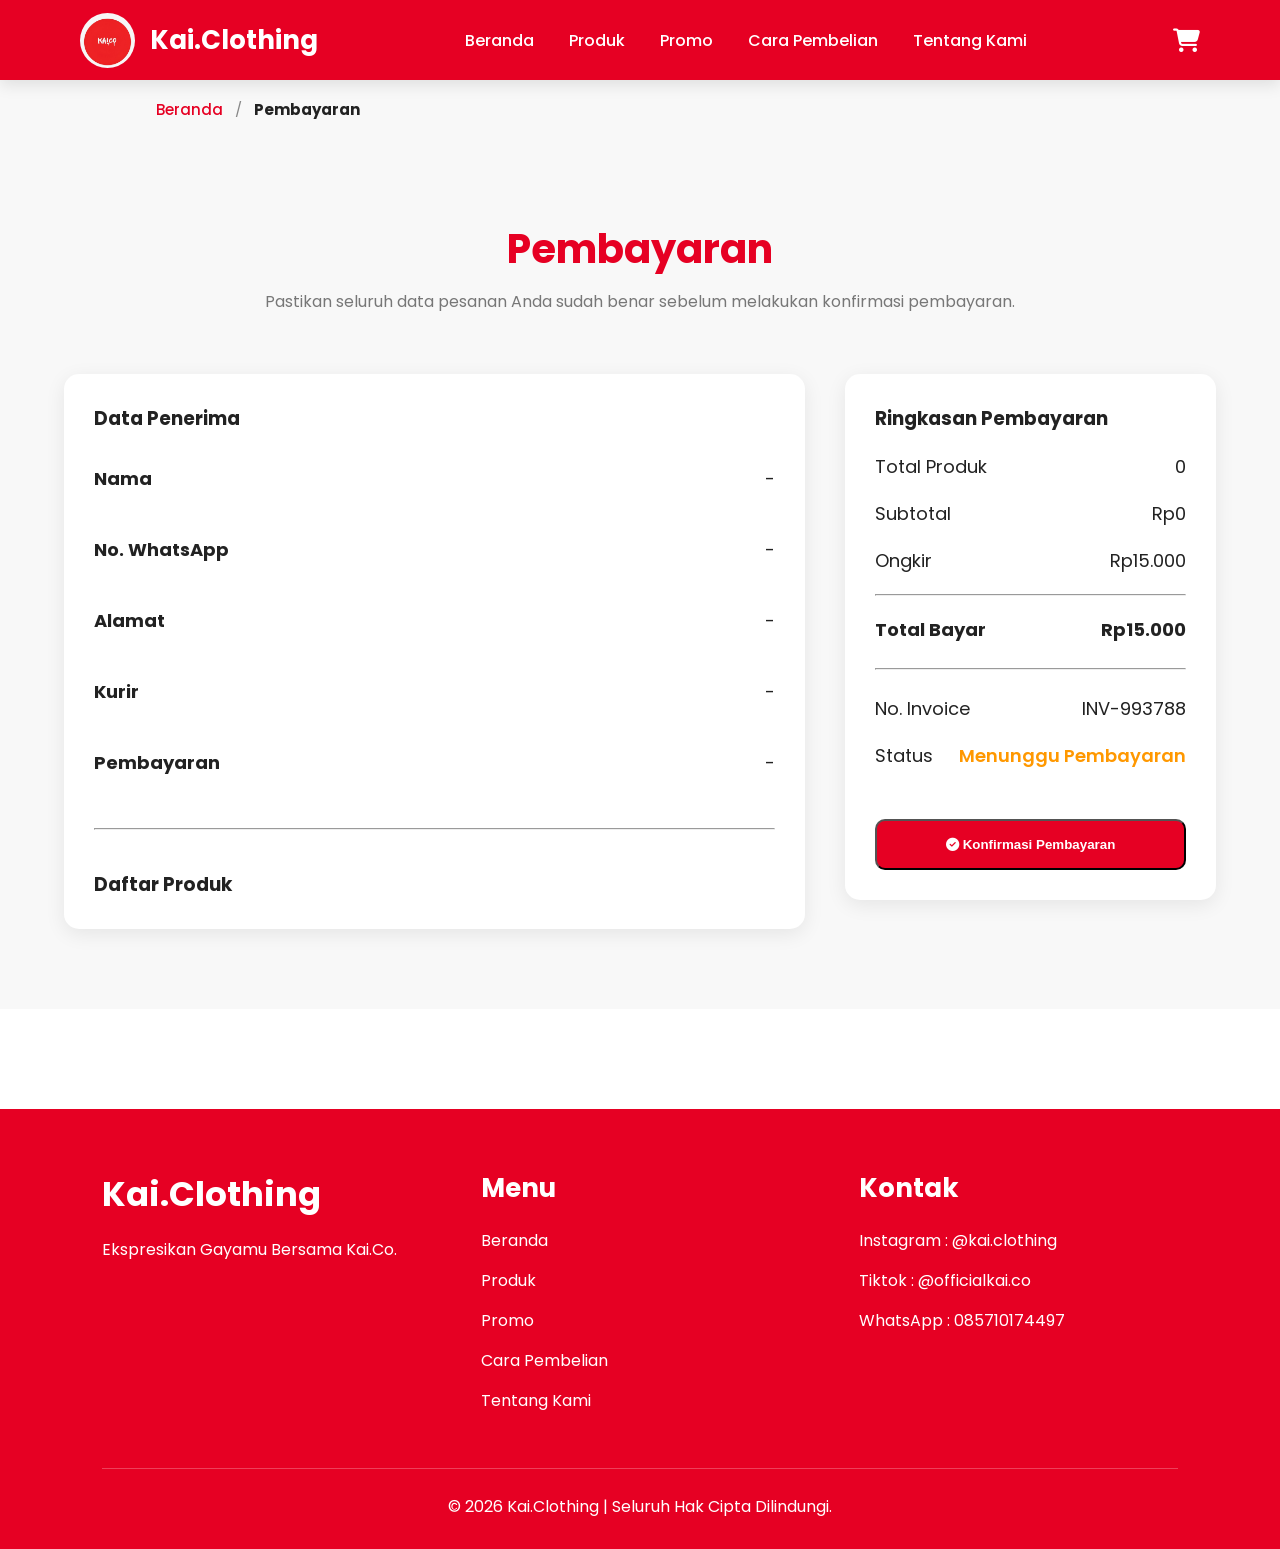
<file: pembayaran.html>
<!DOCTYPE html>
<html lang="id">

<head>

    <meta charset="UTF-8">

    <meta name="viewport"
        content="width=device-width, initial-scale=1.0">

    <title>Pembayaran | Kai.Clothing</title>

    <!-- Google Font -->
    <link rel="preconnect"
        href="https://fonts.googleapis.com">

    <link rel="preconnect"
        href="https://fonts.gstatic.com"
        crossorigin>

    <link href="https://fonts.googleapis.com/css2?family=Poppins:wght@300;400;500;600;700;800&display=swap"
        rel="stylesheet">

    <!-- Font Awesome -->
    <link rel="stylesheet"
        href="https://cdnjs.cloudflare.com/ajax/libs/font-awesome/6.7.2/css/all.min.css">

    <!-- CSS -->
    <link rel="stylesheet"
        href="css/style.css">

    <link rel="stylesheet"
        href="css/responsive.css">

</head>

<body>

<!-- ==========================================
NAVBAR
========================================== -->

<header>

    <nav class="navbar">

        <div class="logo">

            <img src="images/logo/logo-kaico.jpeg"
                alt="Kai.Clothing">

            <h2>Kai.Clothing</h2>

        </div>

        <ul class="menu">

            <li><a href="index.html">Beranda</a></li>

            <li><a href="produk.html">Produk</a></li>

            <li><a href="promo.html">Promo</a></li>

            <li><a href="cara-pembelian.html">Cara Pembelian</a></li>

            <li><a href="tentang.html">Tentang Kami</a></li>

        </ul>

        <div class="nav-kanan">

            <a href="keranjang.html">

                <i class="fa-solid fa-cart-shopping"></i>

            </a>

        </div>

    </nav>

</header>

<!-- ==========================================
BREADCRUMB
========================================== -->

<section class="breadcrumb">

    <div class="container">

        <a href="index.html">

            Beranda

        </a>

        <span> / </span>

        <strong>Pembayaran</strong>

    </div>

</section>

<!-- ==========================================
PEMBAYARAN
========================================== -->

<section class="checkout-page">

    <div class="container">

        <div class="judul-section">

            <h2>Pembayaran</h2>

            <p>

                Pastikan seluruh data pesanan Anda sudah benar sebelum melakukan konfirmasi pembayaran.

            </p>

        </div>

        <div class="checkout-wrapper">

<!-- ==========================================
KIRI
========================================== -->

<div class="checkout-kiri">

    <h3>Data Penerima</h3>

    <div class="checkout-info-box">

        <div class="ringkasan-item">

            <strong>Nama</strong>

            <span id="nama">-</span>

        </div>

        <div class="ringkasan-item">

            <strong>No. WhatsApp</strong>

            <span id="hp">-</span>

        </div>

        <div class="ringkasan-item">

            <strong>Alamat</strong>

            <span id="alamat">-</span>

        </div>

        <div class="ringkasan-item">

            <strong>Kurir</strong>

            <span id="kurir">-</span>

        </div>

        <div class="ringkasan-item">

            <strong>Pembayaran</strong>

            <span id="pembayaran">-</span>

        </div>

    </div>

    <hr style="margin:40px 0;">

    <h3>Daftar Produk</h3>

    <div id="daftar-produk">

        <!-- Produk akan dibuat otomatis oleh pembayaran.js -->

    </div>

</div>

<!-- ==========================================
KANAN
========================================== -->

<div class="checkout-kanan">

    <h3>Ringkasan Pembayaran</h3>

    <div class="ringkasan-item">

        <span>Total Produk</span>

        <span id="total-produk">0</span>

    </div>

    <div class="ringkasan-item">

        <span>Subtotal</span>

        <span id="subtotal">Rp0</span>

    </div>

    <div class="ringkasan-item">

        <span>Ongkir</span>

        <span id="bayar-ongkir">Rp15.000</span>

    </div>

    <hr>

    <div class="ringkasan-item">

        <strong>Total Bayar</strong>

        <strong id="total-bayar">Rp0</strong>

    </div>

    <hr style="margin:25px 0;">

    <div class="ringkasan-item">

        <span>No. Invoice</span>

        <span id="invoice">INV-000000</span>

    </div>

    <div class="ringkasan-item">

        <span>Status</span>

        <span style="color:#ff9800;font-weight:600;">

            Menunggu Pembayaran

        </span>

    </div>

    <button
        id="btn-konfirmasi"
        class="btn"
        style="width:100%;margin-top:30px;">

        <i class="fa-solid fa-circle-check"></i>

        Konfirmasi Pembayaran

    </button>

</div>

</div>

</div>

</section>

<!-- ==========================================
FOOTER
========================================== -->

<footer>

    <div class="footer-container">

        <div class="footer-brand">

            <h2>Kai.Clothing</h2>

            <p>

                Ekspresikan Gayamu Bersama Kai.Co.

            </p>

        </div>

        <div class="footer-menu">

            <h3>Menu</h3>

            <ul>

                <li><a href="index.html">Beranda</a></li>

                <li><a href="produk.html">Produk</a></li>

                <li><a href="promo.html">Promo</a></li>

                <li><a href="cara-pembelian.html">Cara Pembelian</a></li>

                <li><a href="tentang.html">Tentang Kami</a></li>

            </ul>

        </div>

        <div class="footer-kontak">

            <h3>Kontak</h3>

            <p>Instagram : @kai.clothing</p>

            <p>Tiktok : @officialkai.co</p>

            <p>WhatsApp : 085710174497</p>

        </div>

    </div>

    <hr>

    <p class="copyright">

        © 2026 Kai.Clothing | Seluruh Hak Cipta Dilindungi.

    </p>

</footer>

<!-- JAVASCRIPT -->

<script src="js/pembayaran.js"></script>

</body>

</html>
</file>
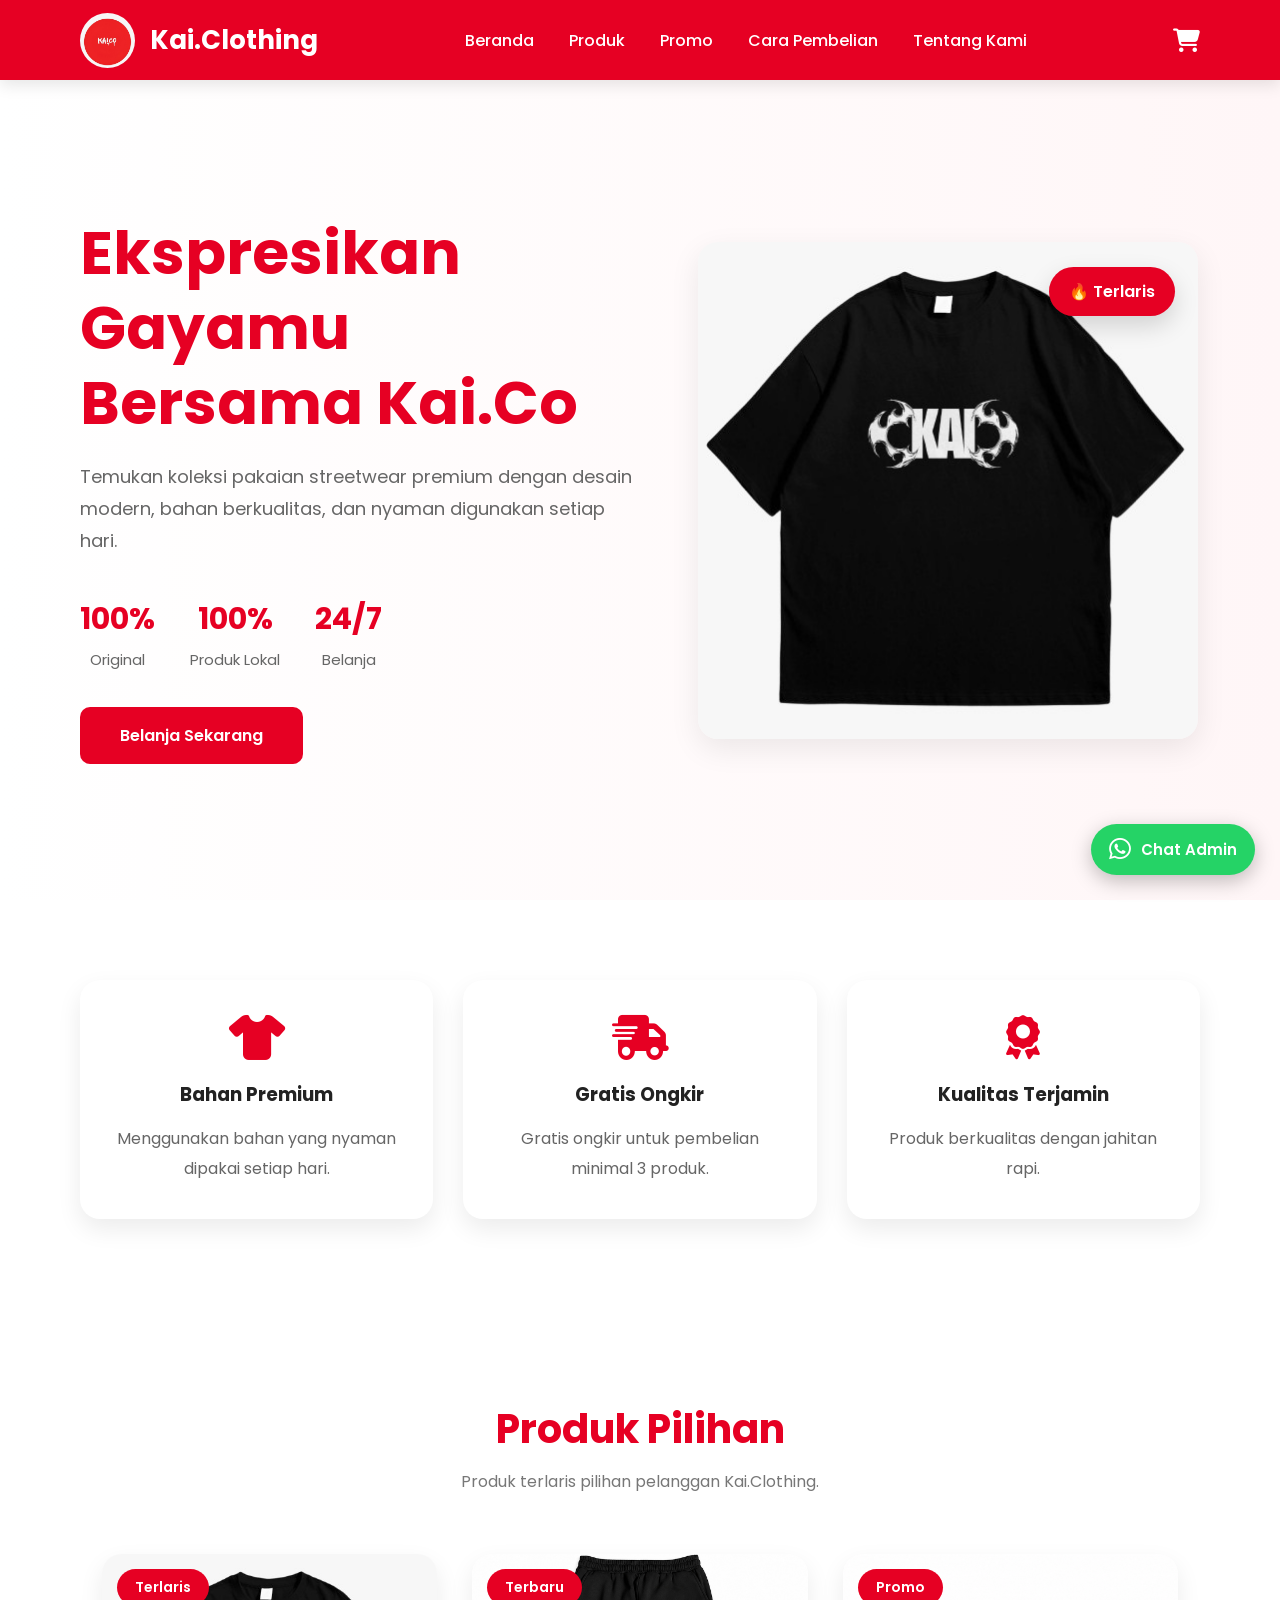
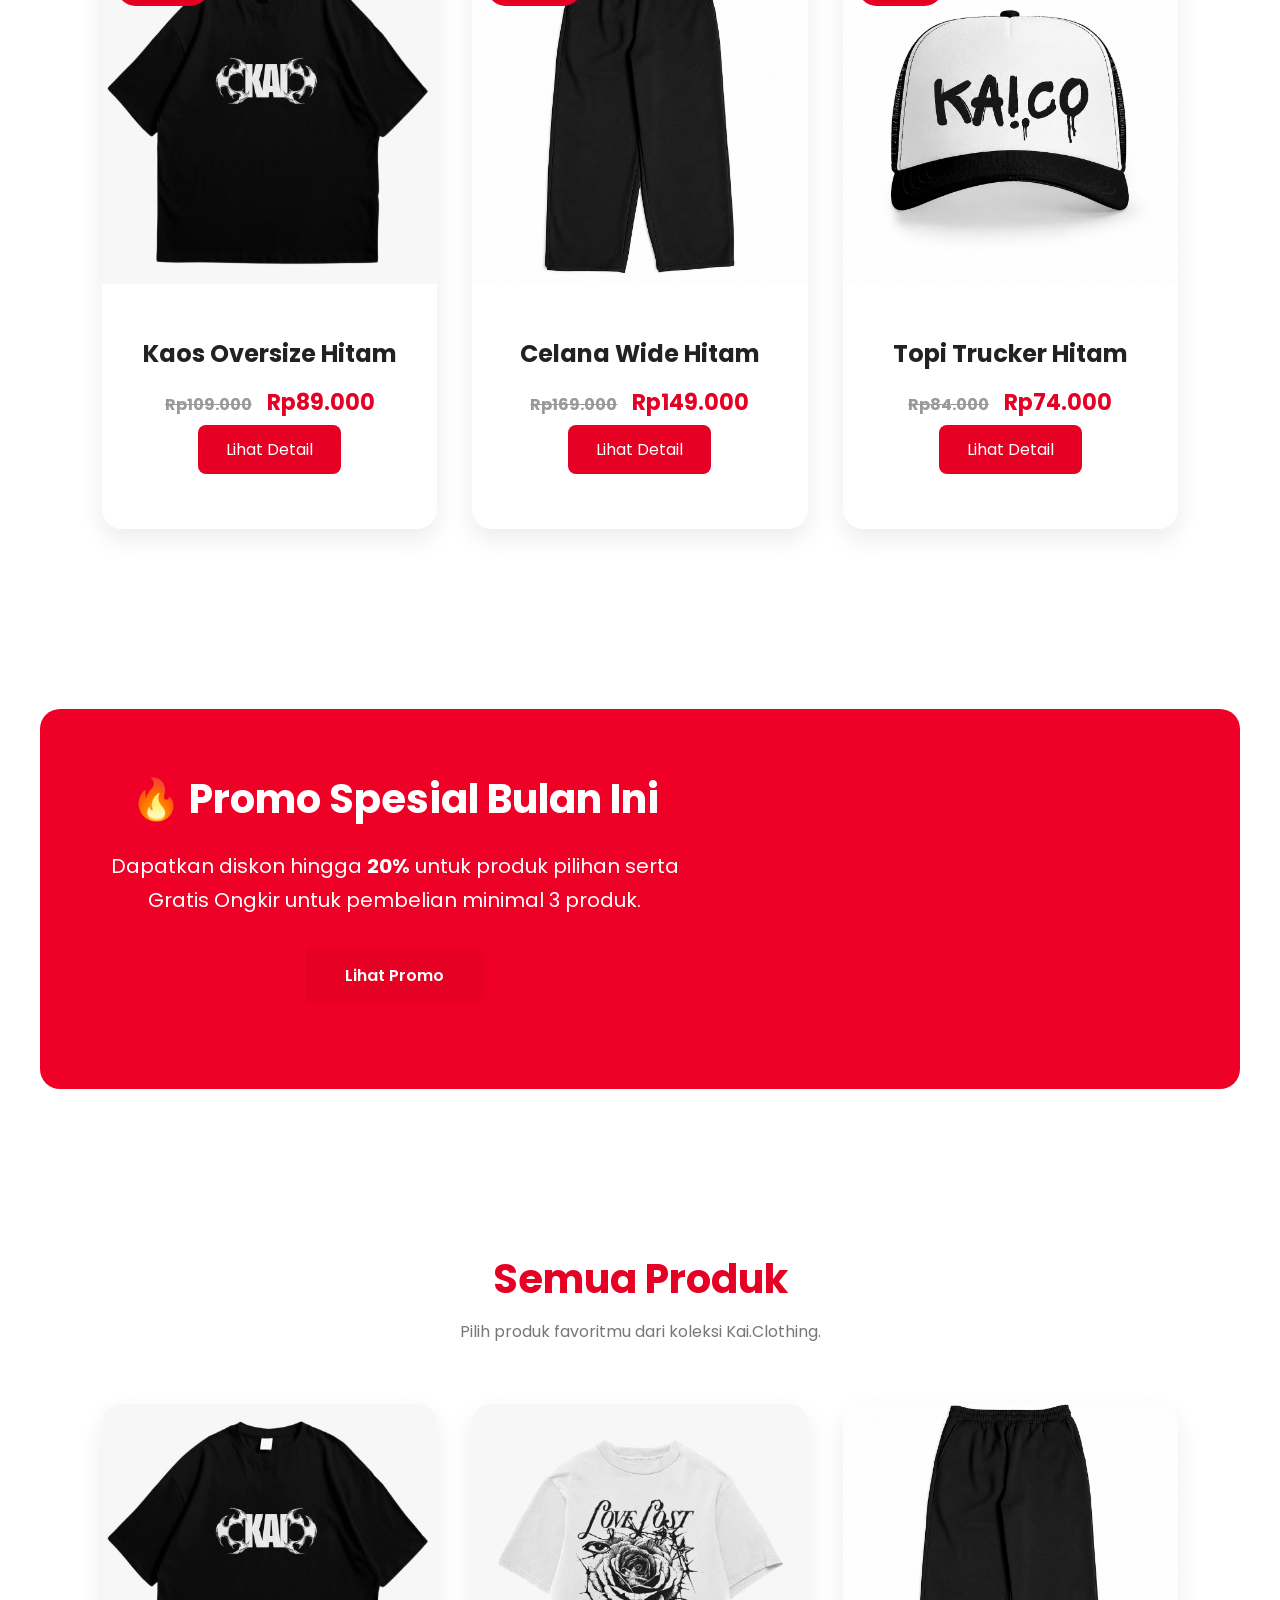
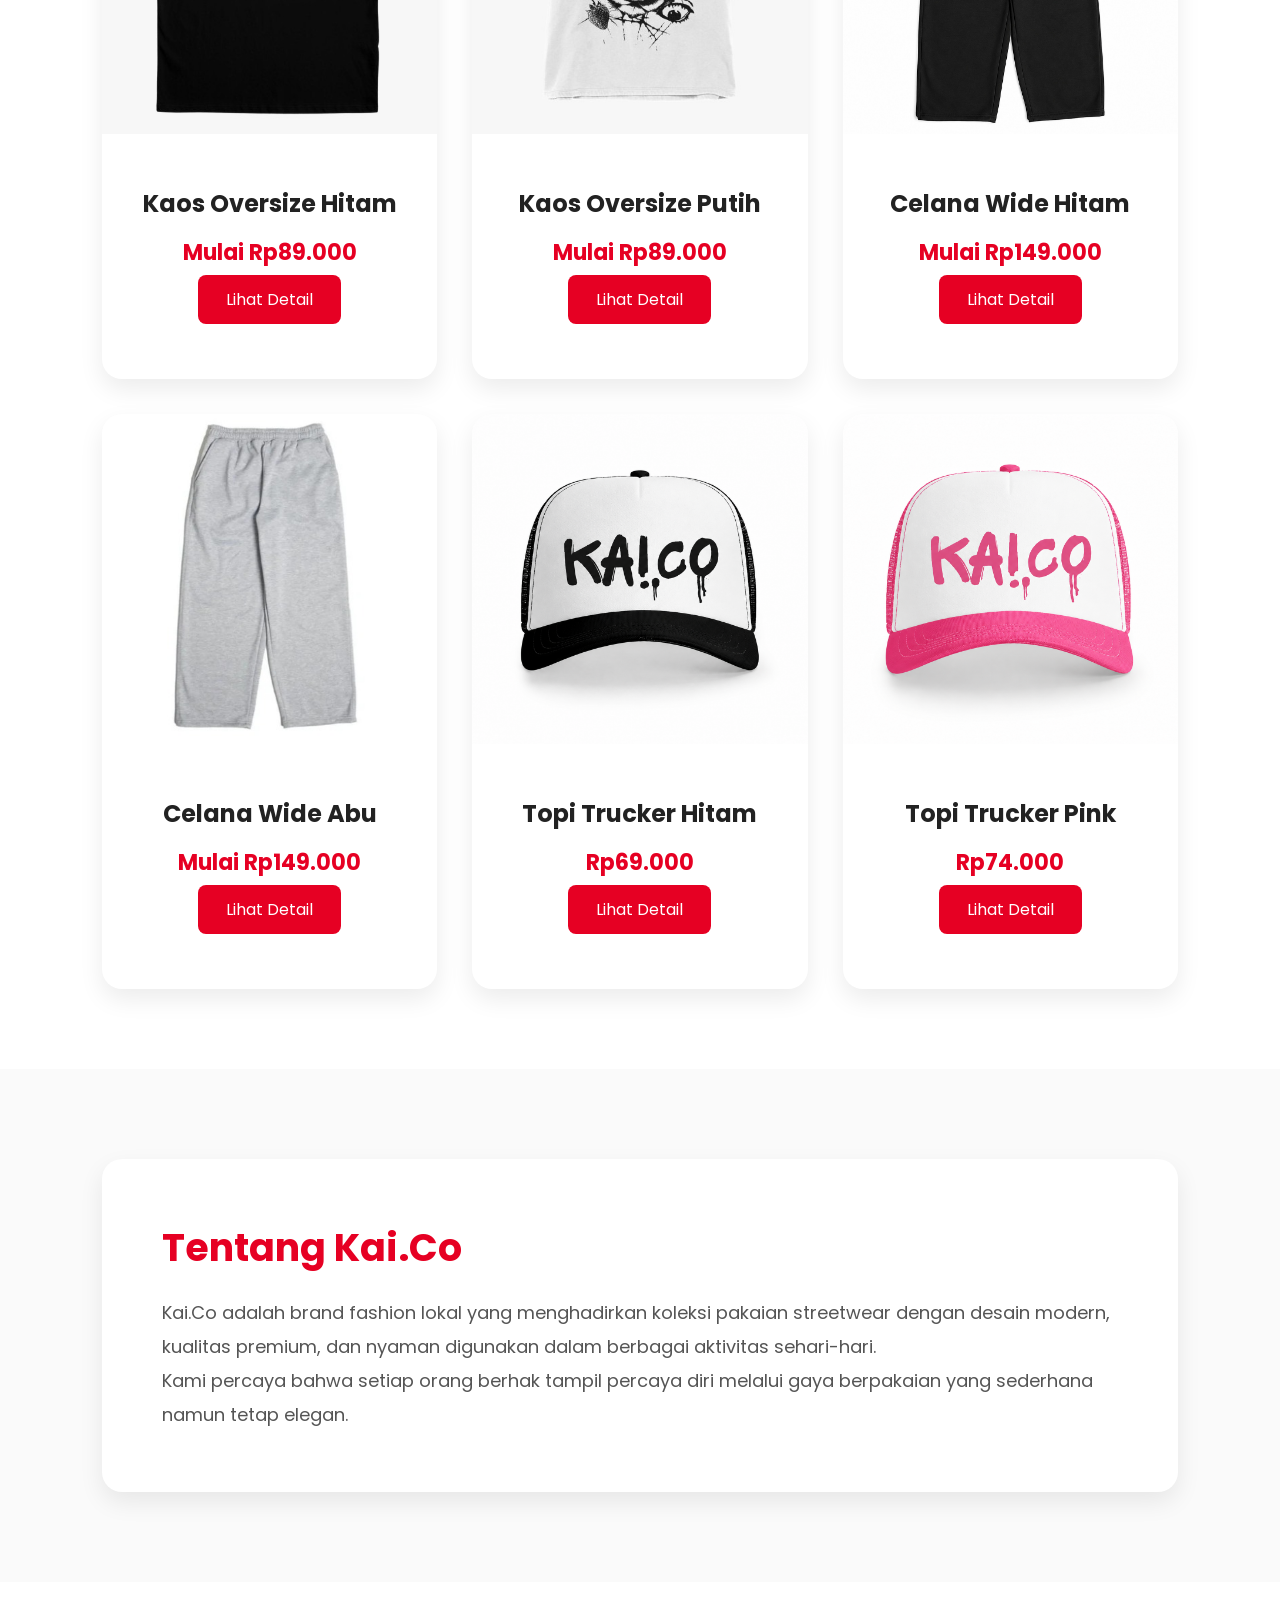
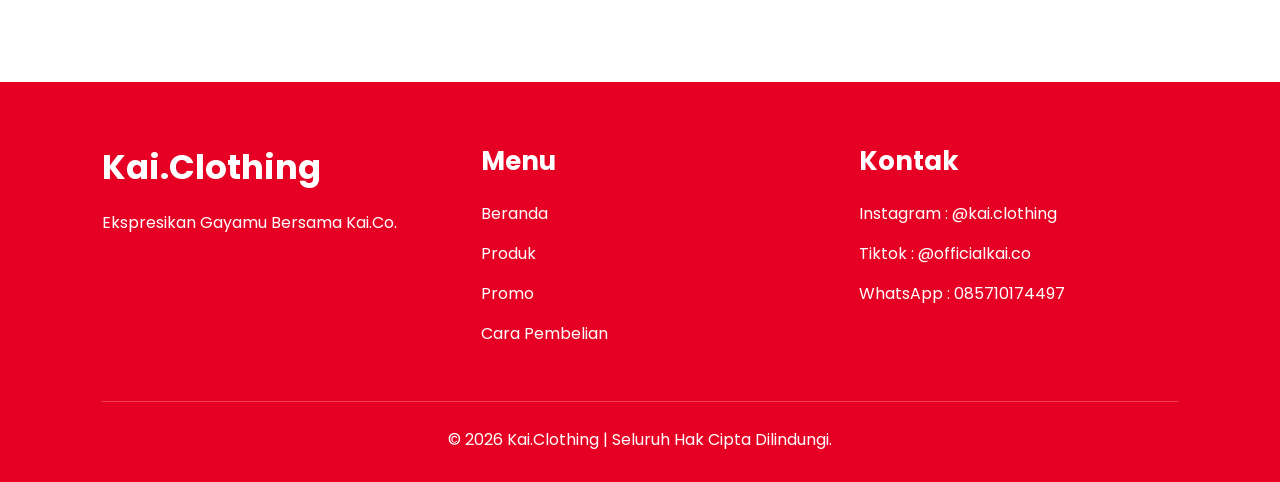
<file: pengiriman.html>
<!DOCTYPE html>
<html lang="id">

<head>

    <meta charset="UTF-8">

    <meta name="viewport"
        content="width=device-width, initial-scale=1.0">

    <title>Pengiriman | Kai.Clothing</title>

    <!-- Google Font -->
    <link rel="preconnect"
        href="https://fonts.googleapis.com">

    <link rel="preconnect"
        href="https://fonts.gstatic.com"
        crossorigin>

    <link href="https://fonts.googleapis.com/css2?family=Poppins:wght@300;400;500;600;700;800&display=swap"
        rel="stylesheet">

    <!-- Font Awesome -->
    <link rel="stylesheet"
        href="https://cdnjs.cloudflare.com/ajax/libs/font-awesome/6.7.2/css/all.min.css">

    <!-- CSS -->
    <link rel="stylesheet"
        href="css/style.css">

    <link rel="stylesheet"
        href="css/responsive.css">

</head>

<body>

<!-- ==========================================
NAVBAR
========================================== -->

<header>

<nav class="navbar">

<div class="logo">

<img src="images/logo/logo-kaico.jpeg"
alt="Kai.Clothing">

<h2>Kai.Clothing</h2>

</div>

<ul class="menu">

<li><a href="index.html">Beranda</a></li>

<li><a href="produk.html">Produk</a></li>

<li><a href="promo.html">Promo</a></li>

<li><a href="cara-pembelian.html">Cara Pembelian</a></li>

<li><a href="tentang.html">Tentang Kami</a></li>

</ul>

<div class="nav-kanan">

<a href="keranjang.html">

<i class="fa-solid fa-cart-shopping"></i>

</a>

</div>

</nav>

</header>

<!-- ==========================================
BREADCRUMB
========================================== -->

<section class="breadcrumb">

<div class="container">

<a href="index.html">

Beranda

</a>

<span> / </span>

<strong>Pengiriman</strong>

</div>

</section>

<!-- ==========================================
PENGIRIMAN
========================================== -->

<section class="checkout-page">

<div class="container">

<div class="judul-section">

<h2>Status Pengiriman</h2>

<p>

Pantau status pesanan Anda di halaman ini.

</p>

</div>

<div class="checkout-wrapper">

    <!-- ==========================================
KIRI
========================================== -->

<div class="checkout-kiri">

    <h3>Informasi Pengiriman</h3>

    <div class="checkout-info-box">

        <div class="ringkasan-item">

            <strong>Nama Penerima</strong>

            <span id="kirim-nama">-</span>

        </div>

        <div class="ringkasan-item">

            <strong>No. WhatsApp</strong>

            <span id="kirim-hp">-</span>

        </div>

        <div class="ringkasan-item">

            <strong>Alamat</strong>

            <span id="kirim-alamat">-</span>

        </div>

        <div class="ringkasan-item">

            <strong>Kurir</strong>

            <span id="kirim-kurir">-</span>

        </div>

        <div class="ringkasan-item">

            <strong>Metode Pembayaran</strong>

            <span id="kirim-bayar">-</span>

        </div>

        <div class="ringkasan-item">

            <strong>No. Invoice</strong>

            <span id="kirim-invoice">INV-000000</span>

        </div>

    </div>

    <hr style="margin:40px 0;">

    <h3>Status Pengiriman</h3>

    <div class="tracking-box">

        <div class="tracking-item aktif">

            <div class="tracking-icon">

                <i class="fa-solid fa-circle-check"></i>

            </div>

            <div>

                <h4>Pesanan Dikonfirmasi</h4>

                <p>Pesanan berhasil diterima sistem.</p>

            </div>

        </div>

        <div class="tracking-item aktif">

            <div class="tracking-icon">

                <i class="fa-solid fa-box"></i>

            </div>

            <div>

                <h4>Sedang Diproses</h4>

                <p>Pesanan sedang dipersiapkan.</p>

            </div>

        </div>

        <div class="tracking-item">

            <div class="tracking-icon">

                <i class="fa-solid fa-truck"></i>

            </div>

            <div>

                <h4>Dalam Pengiriman</h4>

                <p>Kurir sedang mengirim pesanan Anda.</p>

            </div>

        </div>

        <div class="tracking-item">

            <div class="tracking-icon">

                <i class="fa-solid fa-house"></i>

            </div>

            <div>

                <h4>Pesanan Sampai</h4>

                <p>Pesanan telah diterima.</p>

            </div>

        </div>

    </div>

</div>

<!-- ==========================================
KANAN
========================================== -->

<div class="checkout-kanan">

    <h3>Ringkasan Pesanan</h3>

    <div class="ringkasan-item">

        <span>Total Produk</span>

        <span id="kirim-total-produk">0</span>

    </div>

    <div class="ringkasan-item">

        <span>Subtotal</span>

        <span id="kirim-subtotal">Rp0</span>

    </div>

    <div class="ringkasan-item">

        <span>Ongkir</span>

        <span id="kirim-ongkir">Rp15.000</span>

    </div>

    <hr style="margin:25px 0;">

    <div class="ringkasan-item">

        <strong>Total Bayar</strong>

        <strong id="kirim-total">Rp0</strong>

    </div>

    <hr style="margin:25px 0;">

    <div class="ringkasan-item">

        <span>Status</span>

        <span style="color:#4caf50;font-weight:600;">

            Pesanan Diproses

        </span>

    </div>

    <div class="ringkasan-item">

        <span>Estimasi Tiba</span>

        <span id="estimasi-kirim">

            2 - 3 Hari

        </span>

    </div>

    <button
        id="btn-selesai"
        class="btn"
        style="width:100%;margin-top:30px;">

        <i class="fa-solid fa-house"></i>

        Kembali ke Beranda

    </button>

</div>

</div>

</div>

</section>

<footer>

    <div class="footer-container">

        <div class="footer-brand">

            <h2>Kai.Clothing</h2>

            <p>

                Ekspresikan Gayamu Bersama Kai.Co.

            </p>

        </div>

        <div class="footer-menu">

            <h3>Menu</h3>

            <ul>

                <li><a href="index.html">Beranda</a></li>

                <li><a href="produk.html">Produk</a></li>

                <li><a href="promo.html">Promo</a></li>

                <li><a href="cara-pembelian.html">Cara Pembelian</a></li>

                <li><a href="tentang.html">Tentang Kami</a></li>

            </ul>

        </div>

        <div class="footer-kontak">

            <h3>Kontak</h3>

            <p>Instagram : @kai.clothing</p>

            <p>Tiktok : @officialkai.co</p>

            <p>WhatsApp : 085710174497</p>

        </div>

    </div>

    <hr>

    <p class="copyright">

        © 2026 Kai.Clothing | Seluruh Hak Cipta Dilindungi.

    </p>

</footer>

<script src="js/pengiriman.js"></script>

</body>

</html>
</file>
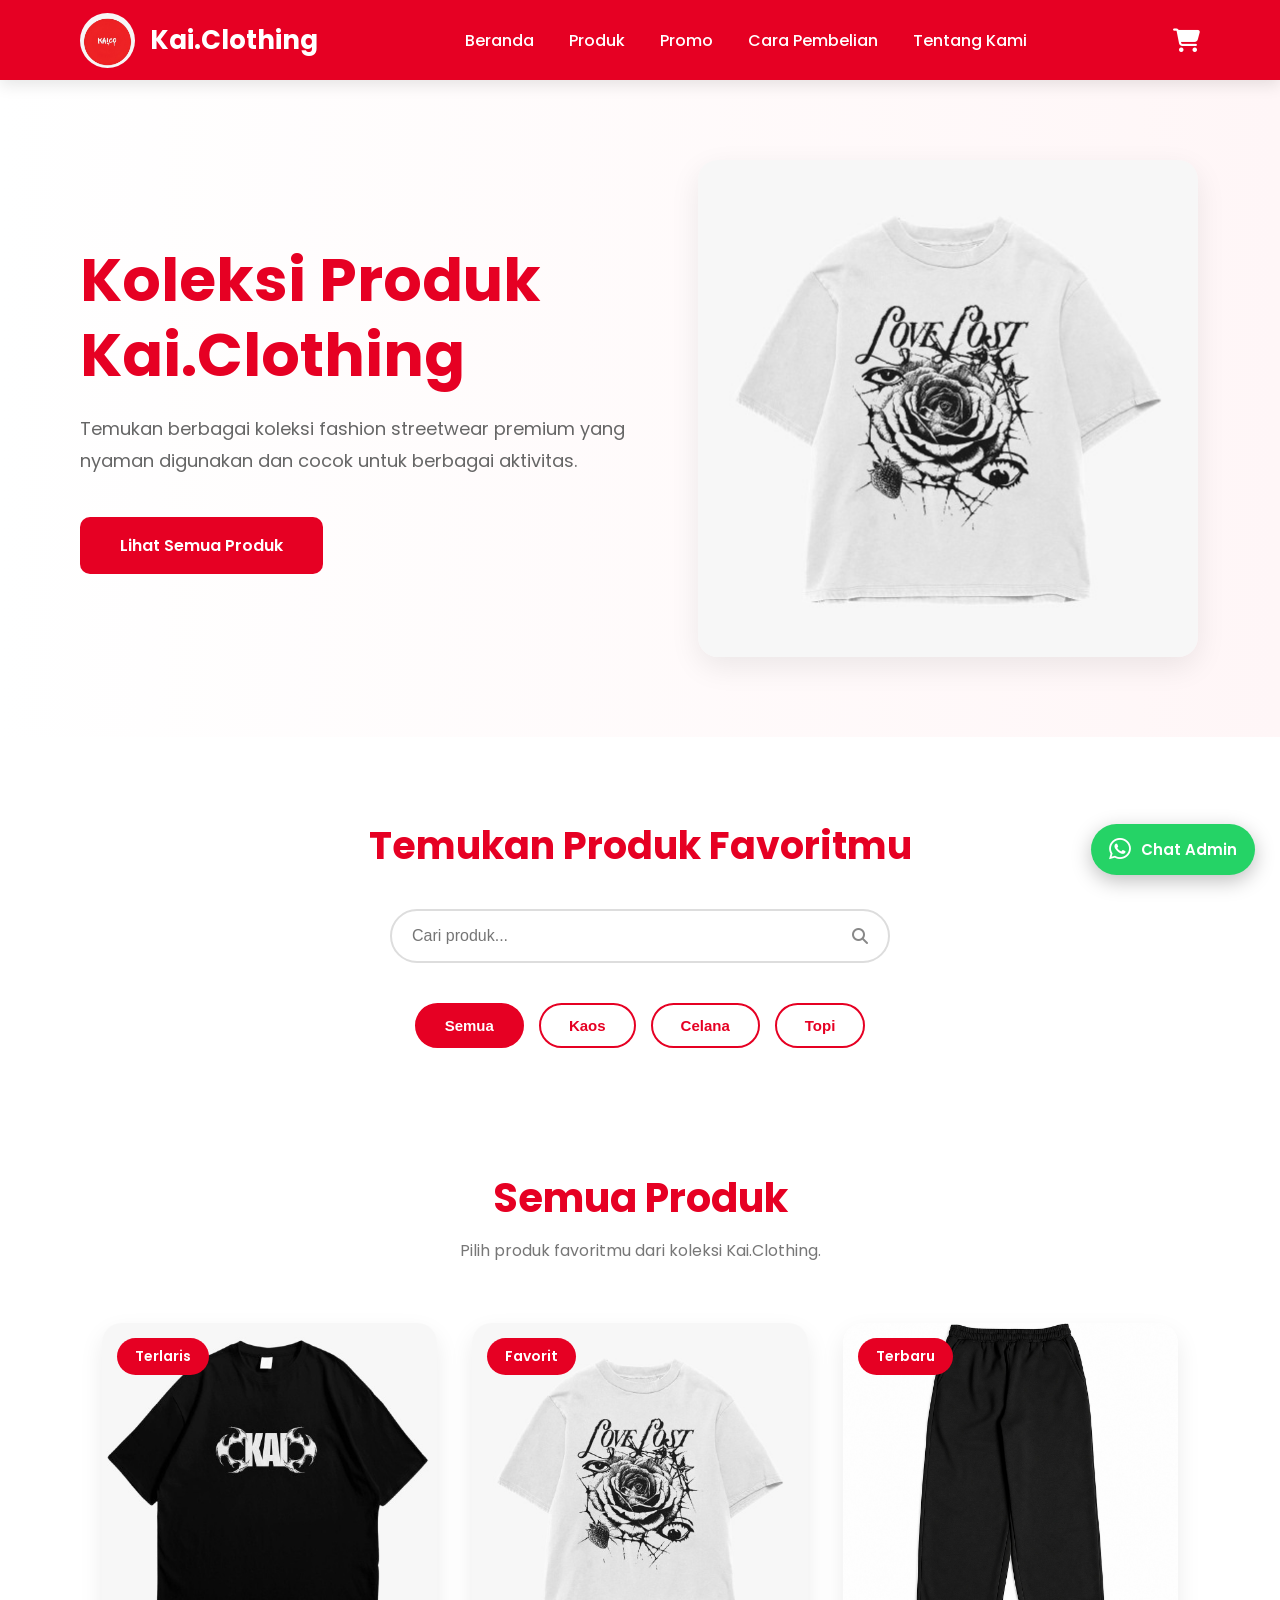
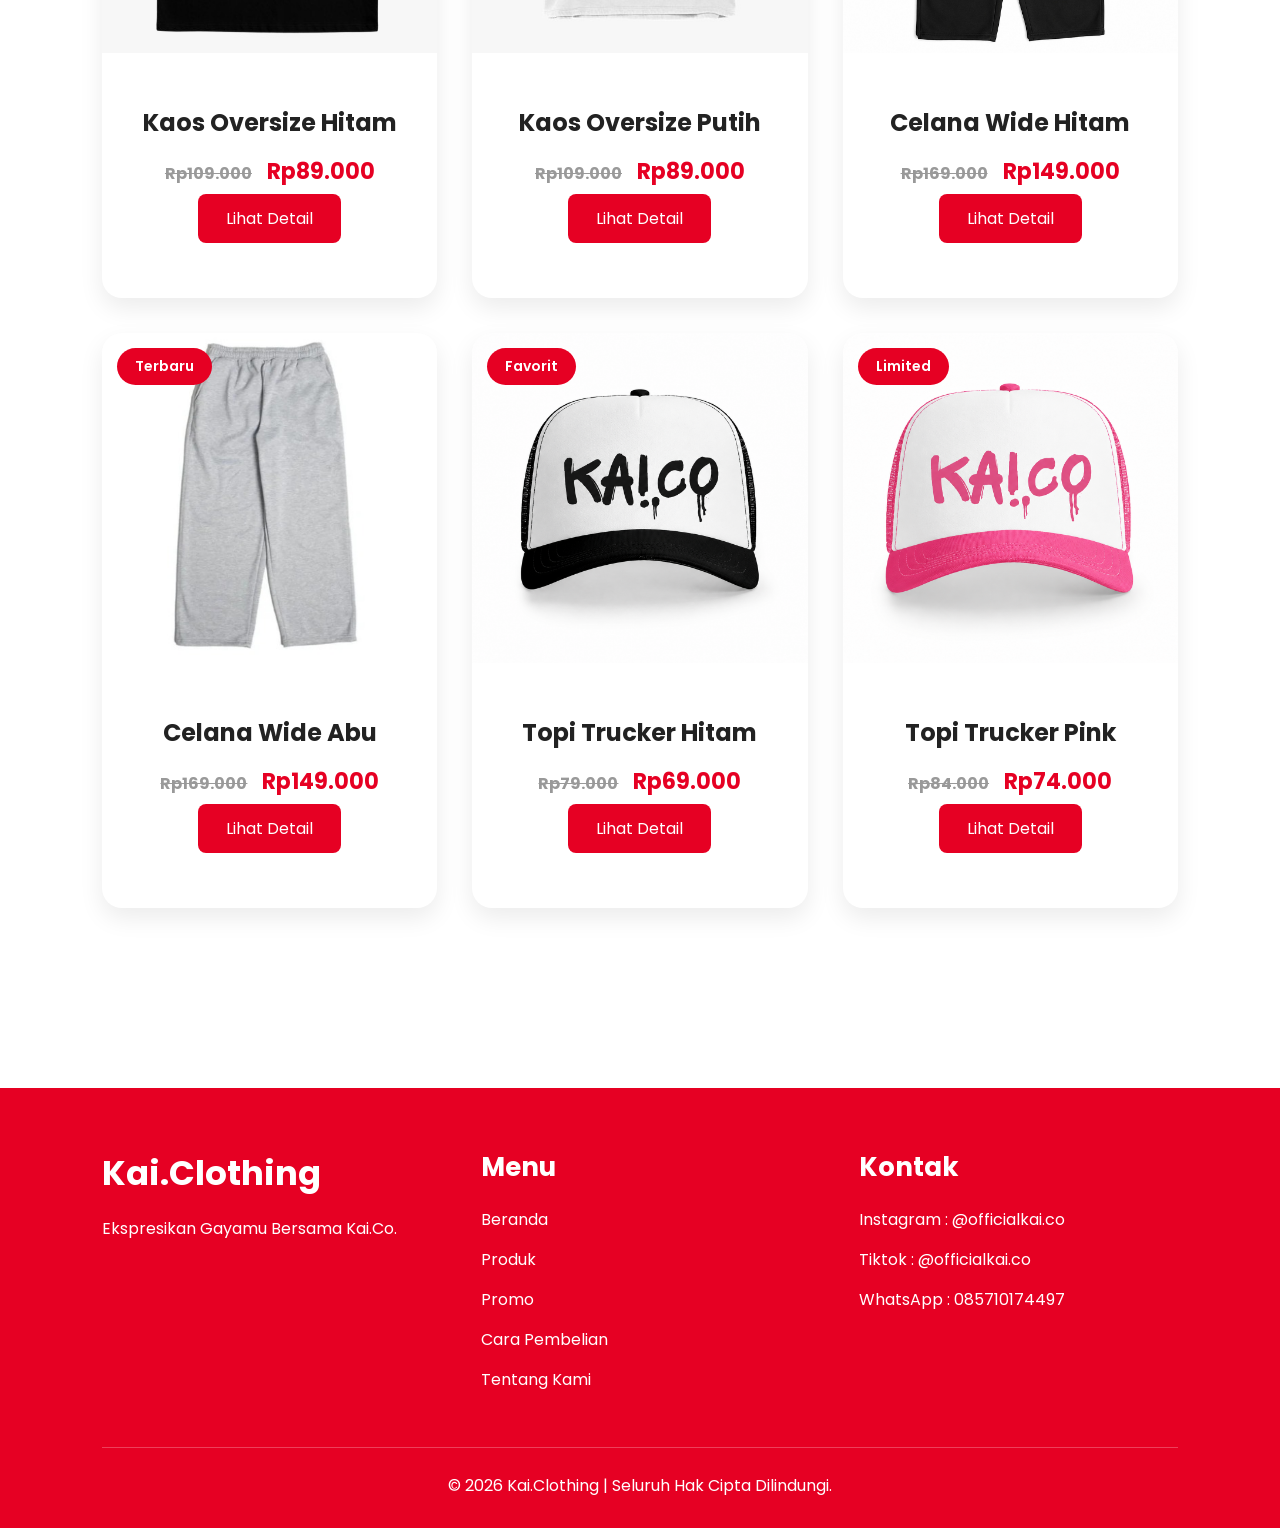
<file: produk.html>
<!DOCTYPE html>
<html lang="id">

<head>

    <meta charset="UTF-8">
    <meta name="viewport" content="width=device-width, initial-scale=1.0">

    <title>Produk | Kai.Clothing</title>

    <!-- Google Font -->
    <link rel="preconnect" href="https://fonts.googleapis.com">
    <link rel="preconnect" href="https://fonts.gstatic.com" crossorigin>

    <link href="https://fonts.googleapis.com/css2?family=Poppins:wght@300;400;500;600;700;800&display=swap"
        rel="stylesheet">

    <!-- Font Awesome -->
    <link rel="stylesheet"
        href="https://cdnjs.cloudflare.com/ajax/libs/font-awesome/6.7.2/css/all.min.css">

    <!-- CSS -->
    <link rel="stylesheet" href="css/style.css">
    <link rel="stylesheet" href="css/responsive.css">

</head>

<body>

<!-- ==========================================
NAVBAR
========================================== -->

<header>

<nav class="navbar">

<div class="logo">

<img src="images/logo/logo-kaico.jpeg" alt="Kai.Clothing">

<h2>Kai.Clothing</h2>

</div>

<ul class="menu">

<li><a href="index.html">Beranda</a></li>

<li><a href="produk.html" class="active">Produk</a></li>

<li><a href="promo.html">Promo</a></li>

<li><a href="cara-pembelian.html">Cara Pembelian</a></li>

<li><a href="tentang.html">Tentang Kami</a></li>

</ul>

<div class="nav-kanan">

<a href="keranjang.html">

<i class="fa-solid fa-cart-shopping"></i>

</a>

</div>

</nav>

</header>

<!-- ==========================================
BANNER PRODUK
========================================== -->

<section class="hero halaman-produk">

<div class="hero-text">

<h1>

Koleksi Produk Kai.Clothing

</h1>

<p>

Temukan berbagai koleksi fashion streetwear premium
yang nyaman digunakan dan cocok untuk berbagai aktivitas.

</p>

<a href="#daftar-produk" class="btn">

Lihat Semua Produk

</a>

</div>

<div class="hero-image">

<img src="images/produk/kaos-putih.jpeg" alt="Produk Kai.Clothing">

</div>

</section>

<!-- ==========================================
PENCARIAN PRODUK
========================================== -->

<section class="filter-produk">

<h2>Temukan Produk Favoritmu</h2>

<div class="search-box">

<input
type="text"
id="searchInput"
placeholder="Cari produk...">

<i class="fa-solid fa-magnifying-glass"></i>

</div>

<div class="kategori">

<button class="kategori-btn active" data-filter="semua">

Semua

</button>

<button class="kategori-btn" data-filter="kaos">

Kaos

</button>

<button class="kategori-btn" data-filter="celana">

Celana

</button>

<button class="kategori-btn" data-filter="topi">

Topi

</button>

</div>

</section>

<!-- ==========================================
DAFTAR PRODUK
========================================== -->

<section class="all-products" id="daftar-produk">

<div class="judul-section">

<h2>Semua Produk</h2>

<p>

Pilih produk favoritmu dari koleksi Kai.Clothing.

</p>

</div>

<div class="produk-container">

<!-- ==========================================
PRODUK 1
========================================== -->

<div class="produk-card" data-kategori="kaos">

    <span class="label-produk">Terlaris</span>

    <img src="images/produk/kaos-hitam.jpeg" alt="Kaos Oversize Hitam">

    <div class="produk-info">

        <h3>Kaos Oversize Hitam</h3>

        <p class="harga">

            <del>Rp109.000</del>

            Rp89.000

        </p>

        <a href="detail-produk.html?id=kaos-hitam" class="btn-card">
            
            Lihat Detail

        </a>

    </div>

</div>

<!-- ==========================================
PRODUK 2
========================================== -->

<div class="produk-card" data-kategori="kaos">

    <span class="label-produk">Favorit</span>

    <img src="images/produk/kaos-putih.jpeg" alt="Kaos Oversize Putih">

    <div class="produk-info">

        <h3>Kaos Oversize Putih</h3>

        <p class="harga">

            <del>Rp109.000</del>

            Rp89.000

        </p>

        <a href="detail-produk.html?id=kaos-putih" class="btn-card">

            Lihat Detail

        </a>

    </div>

</div>

<!-- ==========================================
PRODUK 3
========================================== -->

<div class="produk-card" data-kategori="celana">

    <span class="label-produk">Terbaru</span>

    <img src="images/produk/celana-hitam.jpeg" alt="Celana Wide Hitam">

    <div class="produk-info">

        <h3>Celana Wide Hitam</h3>

        <p class="harga">

            <del>Rp169.000</del>

            Rp149.000

        </p>

        <a href="detail-produk.html?id=celana-hitam" class="btn-card">

            Lihat Detail

        </a>

    </div>

</div>

<!-- ==========================================
PRODUK 4
========================================== -->

<div class="produk-card" data-kategori="celana">

    <span class="label-produk">Terbaru</span>

    <img src="images/produk/celana-abu.jpeg" alt="Celana Wide Abu">

    <div class="produk-info">

        <h3>Celana Wide Abu</h3>

        <p class="harga">

            <del>Rp169.000</del>

            Rp149.000

        </p>

        <a href="detail-produk.html?id=celana-abu" class="btn-card">

            Lihat Detail

        </a>

    </div>

</div>

<!-- ==========================================
PRODUK 5
========================================== -->

<div class="produk-card" data-kategori="topi">

    <span class="label-produk">Favorit</span>

    <img src="images/produk/topi-hitam.png" alt="Topi Trucker Hitam">

    <div class="produk-info">

        <h3>Topi Trucker Hitam</h3>

        <p class="harga">

            <del>Rp79.000</del>

            Rp69.000

        </p>

        <a href="detail-produk.html?id=topi-hitam" class="btn-card">

            Lihat Detail

        </a>

    </div>

</div>

<!-- ==========================================
PRODUK 6
========================================== -->

<div class="produk-card" data-kategori="topi">

    <span class="label-produk">Limited</span>

    <img src="images/produk/topi-pink.png" alt="Topi Trucker Pink">

    <div class="produk-info">

        <h3>Topi Trucker Pink</h3>

        <p class="harga">

            <del>Rp84.000</del>

            Rp74.000

        </p>

        <a href="detail-produk.html?id=topi-pink" class="btn-card">

            Lihat Detail
            
        </a>

    </div>

</div>

</div>

</section>

<!-- ==========================================
FOOTER
========================================== -->

<footer>

    <div class="footer-container">

        <div class="footer-brand">

            <h2>Kai.Clothing</h2>

            <p>

                Ekspresikan Gayamu Bersama Kai.Co.

            </p>

        </div>

        <div class="footer-menu">

            <h3>Menu</h3>

            <ul>

                <li><a href="index.html">Beranda</a></li>

                <li><a href="produk.html">Produk</a></li>

                <li><a href="promo.html">Promo</a></li>

                <li><a href="cara-pembelian.html">Cara Pembelian</a></li>

                <li><a href="tentang.html">Tentang Kami</a></li>

            </ul>

        </div>

        <div class="footer-kontak">

            <h3>Kontak</h3>

            <p>Instagram : @officialkai.co</p>

            <p>Tiktok : @officialkai.co</p>

            <p>WhatsApp : 085710174497</p>

        </div>

    </div>

    <hr>

    <p class="copyright">

        © 2026 Kai.Clothing | Seluruh Hak Cipta Dilindungi.

    </p>

</footer>

<!-- JAVASCRIPT -->

<script src="js/produk.js"></script>

<!-- ==========================================
FLOATING WHATSAPP
========================================== -->

<a href="https://wa.me/6285710174497?text=Halo%20Admin%20Kai.Clothing,%20saya%20ingin%20bertanya%20tentang%20produk."
   class="whatsapp-float"
   target="_blank"
   rel="noopener noreferrer"
   aria-label="Chat WhatsApp Admin">

    <i class="fa-brands fa-whatsapp"></i>

    <span>Chat Admin</span>

</a>

</body>

</html>
</file>
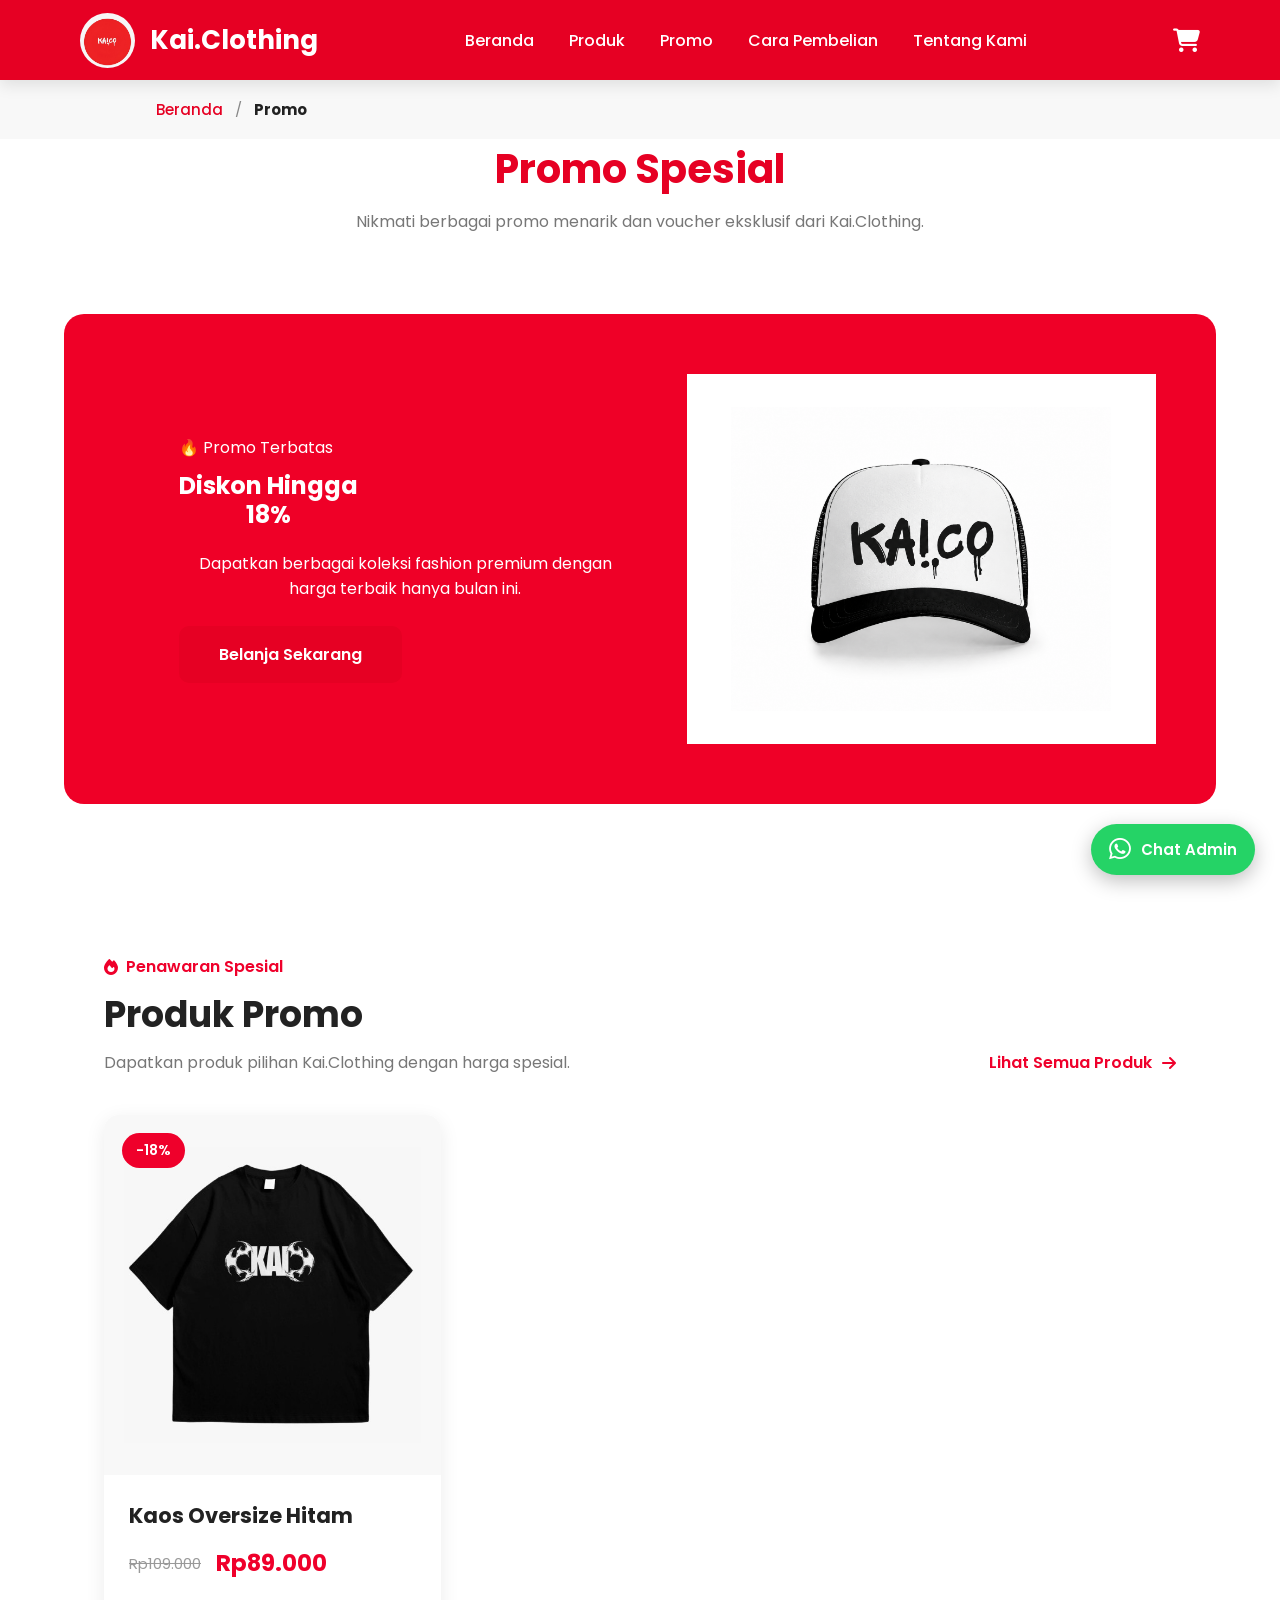
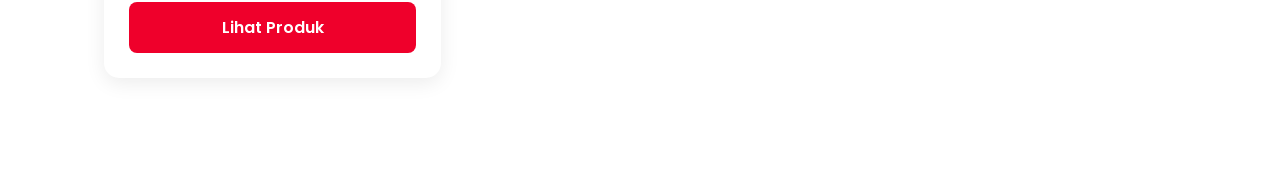
<file: promo.html>
<!DOCTYPE html>
<html lang="id">

<head>

    <meta charset="UTF-8">

    <meta name="viewport"
        content="width=device-width, initial-scale=1.0">

    <title>Promo | Kai.Clothing</title>

    <!-- Google Font -->

    <link rel="preconnect"
        href="https://fonts.googleapis.com">

    <link rel="preconnect"
        href="https://fonts.gstatic.com"
        crossorigin>

    <link href="https://fonts.googleapis.com/css2?family=Poppins:wght@300;400;500;600;700;800&display=swap"
        rel="stylesheet">

    <!-- Font Awesome -->

    <link rel="stylesheet"
        href="https://cdnjs.cloudflare.com/ajax/libs/font-awesome/6.7.2/css/all.min.css">

    <!-- CSS -->

    <link rel="stylesheet"
        href="css/style.css">

    <link rel="stylesheet"
        href="css/responsive.css">

</head>

<body>

<!-- ==========================================
NAVBAR
========================================== -->

<header>

<nav class="navbar">

<div class="logo">

<img src="images/logo/logo-kaico.jpeg"
alt="Kai.Clothing">

<h2>Kai.Clothing</h2>

</div>

<ul class="menu">

<li><a href="index.html">Beranda</a></li>

<li><a href="produk.html">Produk</a></li>

<li><a href="promo.html" class="active">Promo</a></li>

<li><a href="cara-pembelian.html">Cara Pembelian</a></li>

<li><a href="tentang.html">Tentang Kami</a></li>

</ul>

<div class="nav-kanan">

<a href="keranjang.html">

<i class="fa-solid fa-cart-shopping"></i>

</a>

</div>

</nav>

</header>

<!-- ==========================================
BREADCRUMB
========================================== -->

<section class="breadcrumb">

<div class="container">

<a href="index.html">

Beranda

</a>

<span> / </span>

<strong>Promo</strong>

</div>

</section>

<!-- ==========================================
HEADER PROMO
========================================== -->

<section class="promo-page">

<div class="container">

<div class="judul-section">

<h2>Promo Spesial</h2>

<p>

Nikmati berbagai promo menarik dan voucher eksklusif dari Kai.Clothing.

</p>

</div>

<!-- ==========================================
BANNER PROMO
========================================== -->

<div class="promo-banner">

    <div class="promo-kiri">

        <span class="badge-promo">

            🔥 Promo Terbatas

        </span>

        <h2>

            Diskon Hingga
            <br>

            <span>18%</span>

        </h2>

        <p>

            Dapatkan berbagai koleksi fashion premium
            dengan harga terbaik hanya bulan ini.

        </p>

        <a href="produk.html" class="btn">

            Belanja Sekarang

        </a>

    </div>

    <div class="promo-kanan">

        <img
        src="images/produk/topi-hitam.png"
        alt="Promo Kai Clothing">

    </div>

</div>

<!-- ==========================================
PRODUK PROMO
========================================== -->

<section class="produk-promo">

    <div class="judul-promo">

        <div>

            <span class="label-flash">

                <i class="fa-solid fa-fire"></i>
                Penawaran Spesial

            </span>

            <h2>Produk Promo</h2>

            <p>
                Dapatkan produk pilihan Kai.Clothing
                dengan harga spesial.
            </p>

        </div>

        <a href="produk.html" class="lihat-semua">

            Lihat Semua Produk

            <i class="fa-solid fa-arrow-right"></i>

        </a>

    </div>


    <div class="promo-grid">


        <!-- PRODUK 1 -->

        <div class="promo-card">

            <div class="promo-gambar">

                <span class="diskon-badge">
                    -18%
                </span>

                <img
                    src="images/produk/kaos-hitam.jpeg"
                    alt="Kaos Oversize Hitam">

            </div>

            <div class="promo-info">

                <h3>Kaos Oversize Hitam</h3>

                <div class="promo-harga">

                    <span class="harga-lama">
                        Rp109.000
                    </span>

                    <span class="harga-baru">
                        Rp89.000
                    </span>

                </div>

                <a
                    href="detail-produk.html?id=kaos-hitam"
                    class="btn-promo">

                    Lihat Produk

                </a>

            </div>

        </div>


    </div>

</section>

<!-- ==========================================
FLOATING WHATSAPP
========================================== -->

<a href="https://wa.me/6285710174497?text=Halo%20Admin%20Kai.Clothing,%20saya%20ingin%20bertanya%20tentang%20produk."
   class="whatsapp-float"
   target="_blank"
   rel="noopener noreferrer"
   aria-label="Chat WhatsApp Admin">

    <i class="fa-brands fa-whatsapp"></i>

    <span>Chat Admin</span>

</a>


</body>

</html>
</file>
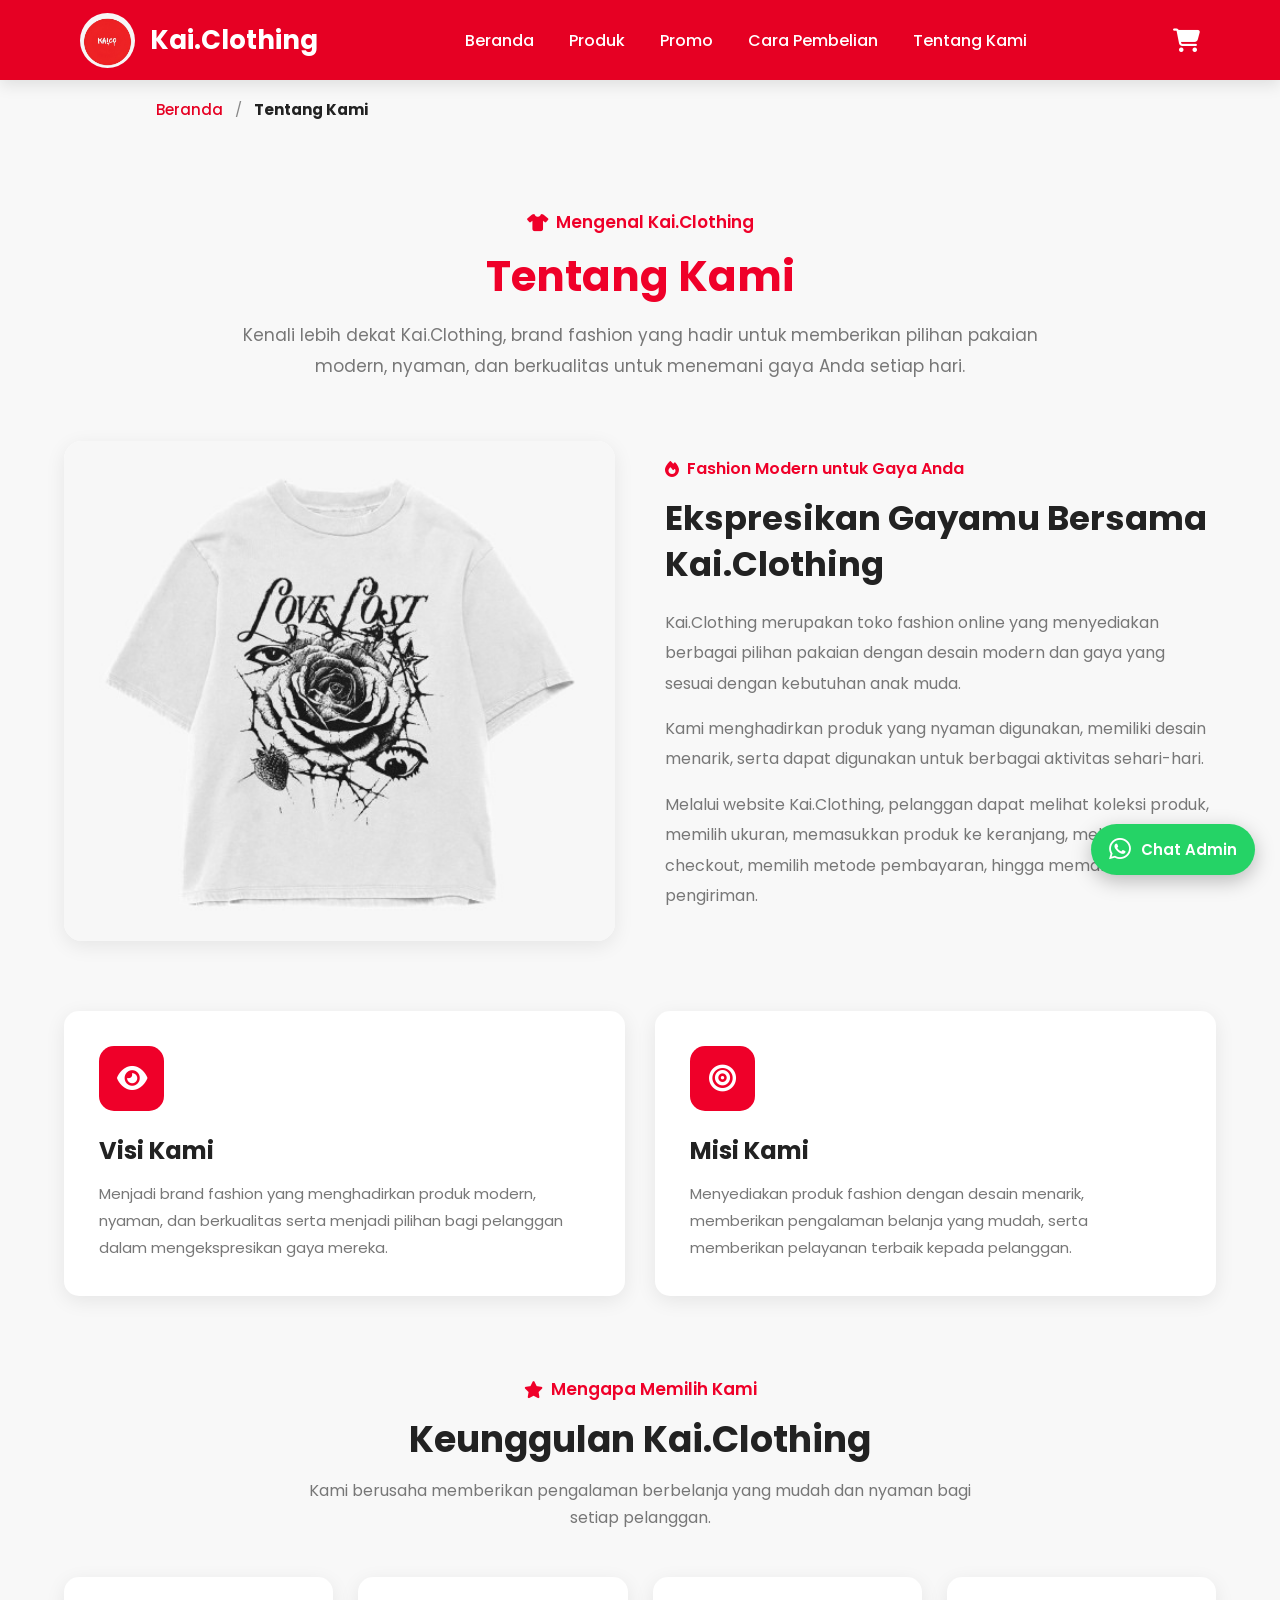
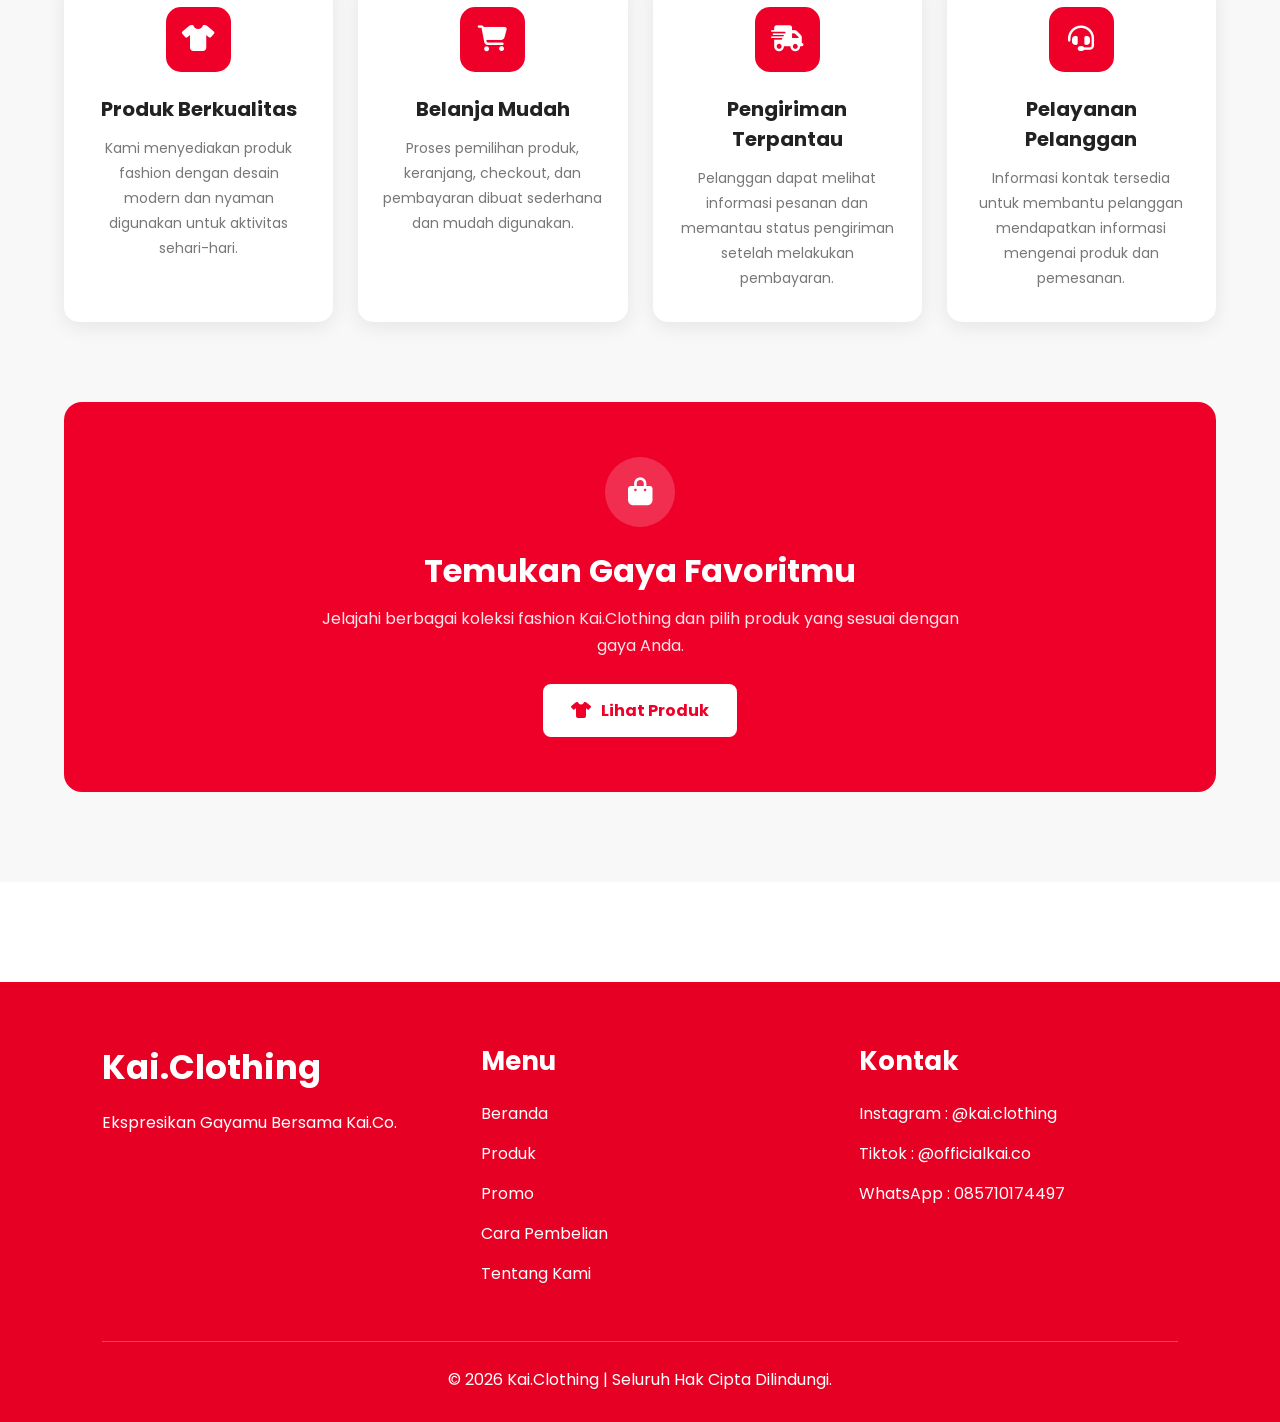
<file: tentang.html>
<!DOCTYPE html>
<html lang="id">

<head>

    <meta charset="UTF-8">

    <meta name="viewport"
        content="width=device-width, initial-scale=1.0">

    <title>Tentang Kami | Kai.Clothing</title>

    <!-- Google Font -->

    <link rel="preconnect"
        href="https://fonts.googleapis.com">

    <link rel="preconnect"
        href="https://fonts.gstatic.com"
        crossorigin>

    <link href="https://fonts.googleapis.com/css2?family=Poppins:wght@300;400;500;600;700;800&display=swap"
        rel="stylesheet">


    <!-- Font Awesome -->

    <link rel="stylesheet"
        href="https://cdnjs.cloudflare.com/ajax/libs/font-awesome/6.7.2/css/all.min.css">


    <!-- CSS -->

    <link rel="stylesheet"
        href="css/style.css">

    <link rel="stylesheet"
        href="css/responsive.css">

</head>


<body>


<!-- ==========================================
NAVBAR
========================================== -->

<header>

<nav class="navbar">


    <div class="logo">

        <img src="images/logo/logo-kaico.jpeg"
            alt="Kai.Clothing">

        <h2>Kai.Clothing</h2>

    </div>


    <ul class="menu">

        <li>
            <a href="index.html">
                Beranda
            </a>
        </li>

        <li>
            <a href="produk.html">
                Produk
            </a>
        </li>

        <li>
            <a href="promo.html">
                Promo
            </a>
        </li>

        <li>
            <a href="cara-pembelian.html">
                Cara Pembelian
            </a>
        </li>

        <li>
            <a href="tentang.html">
                Tentang Kami
            </a>
        </li>

    </ul>


    <div class="nav-kanan">

        <a href="keranjang.html">

            <i class="fa-solid fa-cart-shopping"></i>

        </a>

    </div>


</nav>

</header>



<!-- ==========================================
BREADCRUMB
========================================== -->

<section class="breadcrumb">

    <div class="container">

        <a href="index.html">
            Beranda
        </a>

        <span> / </span>

        <strong>
            Tentang Kami
        </strong>

    </div>

</section>



<!-- ==========================================
TENTANG KAMI
========================================== -->

<section class="tentang-page">


    <div class="container">


        <!-- JUDUL HALAMAN -->


        <div class="judul-section">


            <span class="tentang-label">

                <i class="fa-solid fa-shirt"></i>

                Mengenal Kai.Clothing

            </span>


            <h2>

                Tentang Kami

            </h2>


            <p>

                Kenali lebih dekat Kai.Clothing, brand fashion yang hadir
                untuk memberikan pilihan pakaian modern, nyaman, dan
                berkualitas untuk menemani gaya Anda setiap hari.

            </p>


        </div>


        <!-- KONTEN UTAMA -->


        <div class="tentang-wrapper">


            <!-- GAMBAR -->


            <div class="tentang-gambar">


                <img
                    src="images/produk/kaos-putih.jpeg"
                    alt="Kai.Clothing">


            </div>



            <!-- INFORMASI -->


            <div class="tentang-info">


                <span class="tentang-subjudul">

                    <i class="fa-solid fa-fire"></i>

                    Fashion Modern untuk Gaya Anda

                </span>


                <h3>

                    Ekspresikan Gayamu Bersama Kai.Clothing

                </h3>


                <p>

                    Kai.Clothing merupakan toko fashion online yang
                    menyediakan berbagai pilihan pakaian dengan desain
                    modern dan gaya yang sesuai dengan kebutuhan anak muda.

                </p>


                <p>

                    Kami menghadirkan produk yang nyaman digunakan,
                    memiliki desain menarik, serta dapat digunakan untuk
                    berbagai aktivitas sehari-hari.

                </p>


                <p>

                    Melalui website Kai.Clothing, pelanggan dapat melihat
                    koleksi produk, memilih ukuran, memasukkan produk ke
                    keranjang, melakukan checkout, memilih metode
                    pembayaran, hingga memantau proses pengiriman.

                </p>


            </div>


        </div>

<!-- ==========================================
VISI DAN MISI
========================================== -->

<div class="visi-misi-wrapper">

    <!-- VISI -->

    <div class="visi-misi-card">

        <div class="visi-misi-icon">

            <i class="fa-solid fa-eye"></i>

        </div>

        <h3>Visi Kami</h3>

        <p>
            Menjadi brand fashion yang menghadirkan produk modern,
            nyaman, dan berkualitas serta menjadi pilihan bagi
            pelanggan dalam mengekspresikan gaya mereka.
        </p>

    </div>


    <!-- MISI -->

    <div class="visi-misi-card">

        <div class="visi-misi-icon">

            <i class="fa-solid fa-bullseye"></i>

        </div>

        <h3>Misi Kami</h3>

        <p>
            Menyediakan produk fashion dengan desain menarik,
            memberikan pengalaman belanja yang mudah, serta
            memberikan pelayanan terbaik kepada pelanggan.
        </p>

    </div>

</div>


<!-- ==========================================
KEUNGGULAN KAI.CLOTHING
========================================== -->

<div class="keunggulan-section">

    <div class="judul-keunggulan">

        <span class="tentang-label">

            <i class="fa-solid fa-star"></i>

            Mengapa Memilih Kami

        </span>

        <h2>Keunggulan Kai.Clothing</h2>

        <p>
            Kami berusaha memberikan pengalaman berbelanja yang
            mudah dan nyaman bagi setiap pelanggan.
        </p>

    </div>


    <div class="keunggulan-grid">


        <!-- KEUNGGULAN 1 -->

        <div class="keunggulan-card">

            <div class="keunggulan-icon">

                <i class="fa-solid fa-shirt"></i>

            </div>

            <h3>Produk Berkualitas</h3>

            <p>
                Kami menyediakan produk fashion dengan desain
                modern dan nyaman digunakan untuk aktivitas sehari-hari.
            </p>

        </div>


        <!-- KEUNGGULAN 2 -->

        <div class="keunggulan-card">

            <div class="keunggulan-icon">

                <i class="fa-solid fa-cart-shopping"></i>

            </div>

            <h3>Belanja Mudah</h3>

            <p>
                Proses pemilihan produk, keranjang, checkout,
                dan pembayaran dibuat sederhana dan mudah digunakan.
            </p>

        </div>


        <!-- KEUNGGULAN 3 -->

        <div class="keunggulan-card">

            <div class="keunggulan-icon">

                <i class="fa-solid fa-truck-fast"></i>

            </div>

            <h3>Pengiriman Terpantau</h3>

            <p>
                Pelanggan dapat melihat informasi pesanan dan
                memantau status pengiriman setelah melakukan pembayaran.
            </p>

        </div>


        <!-- KEUNGGULAN 4 -->

        <div class="keunggulan-card">

            <div class="keunggulan-icon">

                <i class="fa-solid fa-headset"></i>

            </div>

            <h3>Pelayanan Pelanggan</h3>

            <p>
                Informasi kontak tersedia untuk membantu pelanggan
                mendapatkan informasi mengenai produk dan pemesanan.
            </p>

        </div>

    </div>

</div>

<!-- ==========================================
CTA TENTANG KAMI
========================================== -->

<div class="tentang-cta">

    <div class="tentang-cta-icon">

        <i class="fa-solid fa-bag-shopping"></i>

    </div>

    <h2>Temukan Gaya Favoritmu</h2>

    <p>
        Jelajahi berbagai koleksi fashion Kai.Clothing
        dan pilih produk yang sesuai dengan gaya Anda.
    </p>

    <a href="produk.html" class="btn">

        <i class="fa-solid fa-shirt"></i>

        Lihat Produk

    </a>

</div>


<!-- ==========================================
PENUTUP TENTANG KAMI
========================================== -->

    </div>

</section>


<!-- ==========================================
FOOTER
========================================== -->

<footer>

    <div class="footer-container">

        <div class="footer-brand">

            <h2>Kai.Clothing</h2>

            <p>
                Ekspresikan Gayamu Bersama Kai.Co.
            </p>

        </div>


        <div class="footer-menu">

            <h3>Menu</h3>

            <ul>

                <li>
                    <a href="index.html">
                        Beranda
                    </a>
                </li>

                <li>
                    <a href="produk.html">
                        Produk
                    </a>
                </li>

                <li>
                    <a href="promo.html">
                        Promo
                    </a>
                </li>

                <li>
                    <a href="cara-pembelian.html">
                        Cara Pembelian
                    </a>
                </li>

                <li>
                    <a href="tentang.html">
                        Tentang Kami
                    </a>
                </li>

            </ul>

        </div>


        <div class="footer-kontak">

            <h3>Kontak</h3>

            <p>
                Instagram : @kai.clothing
            </p>

            <p>
                Tiktok : @officialkai.co
            </p>

            <p>
                WhatsApp : 085710174497
            </p>

        </div>

    </div>


    <hr>


    <p class="copyright">

        © 2026 Kai.Clothing | Seluruh Hak Cipta Dilindungi.

    </p>

</footer>

<!-- ==========================================
FLOATING WHATSAPP
========================================== -->

<a href="https://wa.me/6285710174497?text=Halo%20Admin%20Kai.Clothing,%20saya%20ingin%20bertanya%20tentang%20produk."
   class="whatsapp-float"
   target="_blank"
   rel="noopener noreferrer"
   aria-label="Chat WhatsApp Admin">

    <i class="fa-brands fa-whatsapp"></i>

    <span>Chat Admin</span>

</a>

</body>

</html>
</file>
<file: css/style.css>
/* ==========================================
   KAI.CLOTHING
   STYLE.CSS
========================================== */

/* RESET */

*{
    margin:0;
    padding:0;
    box-sizing:border-box;
}

html{
    scroll-behavior:smooth;
}

body{
    font-family:'Poppins',sans-serif;
    background:#ffffff;
    color:#222;
}

/* ==========================================
   VARIABEL WARNA
========================================== */

:root{

    --primary:#E60023;
    --primary-hover:#C4001D;
    --white:#FFFFFF;
    --light:#F8F8F8;
    --text:#222222;
    --text2:#666666;
    --border:#EAEAEA;
    --shadow:0 10px 30px rgba(0,0,0,.08);

}

/* ==========================================
   NAVBAR
========================================== */

.navbar{

    width:100%;

    height:80px;

    background:var(--primary);

    display:flex;

    justify-content:space-between;

    align-items:center;

    padding:0 80px;

    position:sticky;

    top:0;

    z-index:999;

    box-shadow:0 5px 15px rgba(0,0,0,.1);

}

/* Logo */

.logo{

    display:flex;

    align-items:center;

    gap:15px;

}

.logo img{

    width:55px;

    height:55px;

    border-radius:50%;

    object-fit:cover;

    background:white;

}

.logo h2{

    color:white;

    font-size:26px;

    font-weight:700;

}

/* Menu */

.menu{

    display:flex;

    list-style:none;

    gap:35px;

}

.menu li a{

    text-decoration:none;

    color:white;

    font-weight:500;

    transition:.3s;

}

.menu li a:hover{

    color:#ffe1e5;

}

/* Keranjang */

.nav-kanan a{

    color:white;

    font-size:24px;

    transition:.3s;

}

.nav-kanan a:hover{

    color:#ffe1e5;

}

/* ==========================================
   HERO
========================================== */

.hero{

    width:100%;

    min-height:calc(100vh - 80px);

    display:flex;

    justify-content:space-between;

    align-items:center;

    padding:80px;

    background:linear-gradient(to right,#ffffff,#fff6f7);

}

/* Kiri */

.hero-text{

    width:50%;

}

.hero-text h1{

    font-size:60px;

    color:var(--primary);

    margin-bottom:20px;

    line-height:75px;

}

.hero-text p{

    color:var(--text2);

    line-height:32px;

    font-size:18px;

    margin-bottom:40px;

}

/* Tombol */

.btn{

    display:inline-block;

    text-decoration:none;

    background:var(--primary);

    color:white;

    padding:16px 40px;

    border-radius:10px;

    font-weight:600;

    transition:.3s;

}

.btn:hover{

    background:var(--primary-hover);

    transform:translateY(-3px);

}

/* Gambar */

.hero-image{

    width:45%;

    display:flex;

    justify-content:center;

}

.hero-image img{

    width:100%;

    max-width:500px;

    border-radius:20px;

    box-shadow:var(--shadow);

}

/* ==========================================
   UTILITAS
========================================== */

.container{

    width:90%;

    max-width:1200px;

    margin:auto;

}

.section-title{

    text-align:center;

    font-size:38px;

    margin-bottom:50px;

    color:var(--primary);

}

/*====================================
PRODUK PILIHAN
====================================*/

.featured{

    padding:100px 8%;

    background:#ffffff;

}

.judul-section{

    text-align:center;

    margin-bottom:60px;

}

.judul-section h2{

    font-size:40px;

    color:var(--primary);

    margin-bottom:10px;

}

.judul-section p{

    color:#777;

}

.produk-container{

    display:grid;

    grid-template-columns:repeat(3,1fr);

    gap:35px;

}

.produk-card{

    background:white;

    border-radius:20px;

    overflow:hidden;

    box-shadow:0 10px 25px rgba(0,0,0,.08);

    transition:.3s;

    text-align:center;

    padding-bottom:30px;

}

.produk-card:hover{

    transform:translateY(-10px);

}

.produk-card img{

    width:100%;

    height:330px;

    object-fit:cover;

}

.produk-card h3{

    margin-top:20px;

    font-size:24px;

}

.harga{

    color:var(--primary);

    font-size:22px;

    font-weight:700;

    margin:15px 0;

}

.btn-card{

    display:inline-block;

    background:var(--primary);

    color:white;

    text-decoration:none;

    padding:12px 28px;

    border-radius:8px;

    transition:.3s;

}

.btn-card:hover{

    background:#c4001d;

}

/*====================================
KEUNGGULAN
====================================*/

.keunggulan{

    padding:90px 8%;
    background:#fafafa;

}

.keunggulan-container{

    max-width:1200px;
    margin:auto;

    display:grid;
    grid-template-columns:repeat(3,1fr);
    gap:30px;

}

.keunggulan-box{

    background:#fff;
    padding:35px 30px;

    text-align:center;

    border-radius:20px;

    box-shadow:0 10px 25px rgba(0,0,0,.08);

    transition:.3s;

}

.keunggulan-box:hover{

    transform:translateY(-10px);

}

.keunggulan-box i{

    font-size:45px;
    color:var(--primary);

    margin-bottom:20px;

}

.keunggulan-box h3{

    font-size:26px;

    margin-bottom:15px;

}

.keunggulan-box p{

    color:#666;

    line-height:30px;

}


/*====================================
PROMO
====================================*/

.promo{

    padding:80px 8%;

}

.promo-box{

    max-width:1200px;

    margin:auto;

    background:var(--primary);

    color:white;

    border-radius:20px;

    text-align:center;

    padding:60px 40px;

}

.promo-box h2{

    font-size:40px;

    margin-bottom:20px;

}

.promo-box p{

    font-size:19px;

    line-height:32px;

    margin-bottom:35px;

}

.promo-box .btn{

    background:white;

    color:var(--primary);

}

.promo-box .btn:hover{

    background:#f2f2f2;

}


/*====================================
TENTANG
====================================*/

.tentang{

    padding:90px 8%;

    background:#fafafa;

}

.tentang-container{

    max-width:1200px;

    margin:auto;

    background:white;

    padding:50px;

    border-radius:20px;

    box-shadow:0 10px 25px rgba(0,0,0,.08);

}

.tentang h2{

    color:var(--primary);

    font-size:38px;

    margin-bottom:20px;

}

.tentang p{

    color:#555;

    font-size:18px;

    line-height:34px;

}

/*====================================
KEUNGGULAN
====================================*/

.advantages{

    max-width:1200px;

    margin:80px auto;

    padding:0 40px;

    display:grid;

    grid-template-columns:repeat(3,1fr);

    gap:30px;

}

.adv-card{

    background:#fff;

    padding:35px;

    border-radius:20px;

    box-shadow:0 10px 25px rgba(0,0,0,.08);

    text-align:center;

    transition:.3s;

}

.adv-card:hover{

    transform:translateY(-10px);

}

.adv-card i{

    font-size:45px;

    color:var(--primary);

    margin-bottom:20px;

}

.adv-card h3{

    margin-bottom:15px;

}

.adv-card p{

    line-height:30px;

    color:#666;

}

/*====================================
PROMO
====================================*/

.promo-banner{

    max-width:1200px;

    margin:80px auto;

    padding:60px;

    background:var(--primary);

    color:white;

    border-radius:20px;

    text-align:center;

}

.promo-content h2{

    font-size:40px;

    margin-bottom:20px;

}

.promo-content p{

    font-size:20px;

    line-height:34px;

    margin-bottom:30px;

}

.all-products{

    padding:100px 8%;

}

.tentang{

    padding:90px 8%;

    background:#fafafa;

}

.tentang-container{

    max-width:1200px;

    margin:auto;

    background:white;

    padding:60px;

    border-radius:20px;

    box-shadow:0 10px 25px rgba(0,0,0,.08);

}

.tentang-container h2{

    color:var(--primary);

    margin-bottom:20px;

}

.tentang-container p{

    line-height:34px;

    color:#555;

    font-size:18px;

}

/*====================================
PART 1
HERO
====================================*/

/* Statistik Hero */

.hero-info{

    display:flex;

    gap:35px;

    margin-bottom:35px;

}

.hero-info div{

    text-align:center;

}

.hero-info h3{

    color:var(--primary);

    font-size:30px;

    margin-bottom:5px;

}

.hero-info span{

    color:#666;

    font-size:15px;

}


/* Badge Terlaris */

.hero-image{

    position:relative;

}

.badge{

    position:absolute;

    top:25px;

    right:25px;

    background:var(--primary);

    color:white;

    padding:12px 20px;

    border-radius:30px;

    font-weight:600;

    box-shadow:0 10px 25px rgba(0,0,0,.15);

}


/*====================================
PRODUK CARD
====================================*/

.label-produk{

    position:absolute;

    top:15px;

    left:15px;

    background:#E60023;

    color:white;

    padding:8px 18px;

    border-radius:30px;

    font-size:14px;

    font-weight:600;

    z-index:2;

}

.produk-card{

    position:relative;

}


/*====================================
INFO PRODUK
====================================*/

.produk-info{

    padding:25px;

}

.produk-info h3{

    margin-bottom:15px;

}


/*====================================
RATING
====================================*/

.rating{

    color:#FFC107;

    margin-bottom:15px;

    font-size:16px;

}

.rating span{

    color:#666;

    margin-left:8px;

}


/*====================================
HARGA
====================================*/

.harga del{

    color:#999;

    margin-right:10px;

    font-size:16px;

}

/* ==========================================
   FOOTER
========================================== */

footer{
    background:#E60023;
    color:#fff;
    margin-top:100px;
    padding:60px 8% 30px;
}

.footer-container{

    display:grid;

    grid-template-columns:repeat(3,1fr);

    gap:60px;

    align-items:flex-start;

}

.footer-brand h2{

    font-size:34px;

    margin-bottom:15px;

}

.footer-brand p{

    color:#fff;

    line-height:30px;

}

.footer-menu h3,
.footer-kontak h3{

    margin-bottom:20px;

    font-size:26px;

}

.footer-menu ul{

    list-style:none;

    padding:0;

}

.footer-menu li{

    margin-bottom:15px;

}

.footer-menu a{

    color:#fff;

    text-decoration:none;

    transition:.3s;

}

.footer-menu a:hover{

    color:#ffe1e5;

    padding-left:8px;

}

.footer-kontak p{

    margin-bottom:15px;

}

footer hr{

    margin:40px 0 25px;

    border:none;

    border-top:1px solid rgba(255,255,255,.25);

}

.copyright{

    text-align:center;

    color:#fff;

}

/* ==========================================
   HALAMAN PRODUK
========================================== */

.halaman-produk{

    min-height:60vh;

    padding:80px;

}

/* ==========================================
   FILTER PRODUK
========================================== */

.filter-produk{

    padding:80px 8% 40px;

    background:#ffffff;

    text-align:center;

}

.filter-produk h2{

    font-size:38px;

    color:var(--primary);

    margin-bottom:35px;

}

/* Search Box */

.search-box{

    width:100%;

    max-width:500px;

    margin:0 auto 40px;

    position:relative;

}

.search-box input{

    width:100%;

    padding:16px 55px 16px 20px;

    border:2px solid #ddd;

    border-radius:50px;

    font-size:16px;

    outline:none;

    transition:.3s;

}

.search-box input:focus{

    border-color:var(--primary);

}

.search-box i{

    position:absolute;

    right:22px;

    top:50%;

    transform:translateY(-50%);

    color:#888;

}

/* ==========================================
   KATEGORI
========================================== */

.kategori{

    display:flex;

    justify-content:center;

    gap:15px;

    flex-wrap:wrap;

}

.kategori-btn{

    background:white;

    border:2px solid var(--primary);

    color:var(--primary);

    padding:12px 28px;

    border-radius:40px;

    cursor:pointer;

    font-size:15px;

    font-weight:600;

    transition:.3s;

}

.kategori-btn:hover{

    background:var(--primary);

    color:white;

}

.kategori-btn.active{

    background:var(--primary);

    color:white;

}

/* ==========================================
   DAFTAR PRODUK
========================================== */

.all-products{

    padding:80px 8%;

}

.all-products .produk-container{

    margin-top:40px;

}

/* ==========================================
   HOVER CARD
========================================== */

.produk-card{

    transition:.35s;

}

.produk-card:hover{

    transform:translateY(-10px);

    box-shadow:0 20px 35px rgba(0,0,0,.12);

}

/* ==========================================
   RESPONSIVE
========================================== */

@media(max-width:768px){

.hero{

    flex-direction:column;

    text-align:center;

}

.hero-text{

    width:100%;

}

.hero-image{

    width:100%;

    margin-top:40px;

}

.filter-produk{

    padding:60px 20px;

}

.kategori{

    gap:10px;

}

.kategori-btn{

    width:100%;

}

.search-box{

    max-width:100%;

}

}

/* ==========================================
   DETAIL PRODUK
========================================== */

.breadcrumb{

    background:#f8f8f8;

    padding:18px 8%;

    font-size:15px;

}

.breadcrumb a{

    text-decoration:none;

    color:var(--primary);

    font-weight:500;

}

.breadcrumb span{

    margin:0 8px;

    color:#888;

}

.breadcrumb strong{

    color:#222;

}

/* ==========================================
DETAIL PRODUK
========================================== */

.detail-produk{

    padding:80px 8%;

    background:#fff;

}

.detail-container{

    max-width:1200px;

    margin:auto;

    display:grid;

    grid-template-columns:1fr 1fr;

    gap:60px;

    align-items:center;

}

/* Foto */

.detail-gambar{

    background:#fafafa;

    border-radius:20px;

    padding:30px;

    box-shadow:0 10px 25px rgba(0,0,0,.08);

}

.detail-gambar img{

    width:100%;

    display:block;

}

/* Informasi */

.badge-detail{

    display:inline-block;

    background:var(--primary);

    color:#fff;

    padding:8px 18px;

    border-radius:30px;

    font-size:14px;

    margin-bottom:20px;

}

.detail-info h1{

    font-size:42px;

    margin-bottom:15px;

}

.rating-detail{

    color:#FFC107;

    margin-bottom:20px;

}

.rating-detail span{

    color:#666;

    margin-left:10px;

}

.harga-detail del{

    color:#999;

    font-size:18px;

}

.harga-detail h2{

    color:var(--primary);

    font-size:40px;

    margin:8px 0 20px;

}

.stok{

    color:#28a745;

    margin-bottom:30px;

    font-weight:600;

}

/* Ukuran */

.ukuran{

    margin-bottom:35px;

}

.ukuran h3{

    margin-bottom:15px;

}

.ukuran button{

    width:60px;

    height:45px;

    border:2px solid #ddd;

    background:#fff;

    border-radius:10px;

    cursor:pointer;

    margin-right:10px;

    transition:.3s;

}

.ukuran button:hover{

    background:var(--primary);

    color:#fff;

    border-color:var(--primary);

}

/* Jumlah */

.jumlah{

    margin-bottom:35px;

}

.jumlah h3{

    margin-bottom:15px;

}

.jumlah-box{

    display:flex;

    align-items:center;

}

.jumlah-box button{

    width:45px;

    height:45px;

    border:none;

    background:var(--primary);

    color:#fff;

    font-size:22px;

    cursor:pointer;

}

.jumlah-box input{

    width:70px;

    height:45px;

    text-align:center;

    border:1px solid #ddd;

    font-size:18px;

}

/* Tombol */

.aksi-produk{

    display:flex;

    gap:20px;

    flex-wrap:wrap;

}

.btn-beli{

    background:#222;

}

.btn-beli:hover{

    background:#000;

}

/* ==========================================
DESKRIPSI
========================================== */

.deskripsi-produk{

    padding:80px 8%;

    background:#fafafa;

}

.deskripsi-box{

    max-width:1100px;

    margin:auto;

    background:#fff;

    padding:40px;

    border-radius:20px;

    box-shadow:0 10px 25px rgba(0,0,0,.08);

}

.deskripsi-box p{

    line-height:32px;

    color:#555;

}

.deskripsi-box h3{

    margin:25px 0 15px;

}

.deskripsi-box ul{

    padding-left:20px;

}

.deskripsi-box li{

    margin-bottom:12px;

}

/* ==========================================
RESPONSIVE
========================================== */

@media(max-width:900px){

.detail-container{

    grid-template-columns:1fr;

}

.detail-info{

    margin-top:20px;

}

.aksi-produk{

    flex-direction:column;

}

}

/* ==========================================
   UKURAN AKTIF
========================================== */

.ukuran button.aktif{

    background:var(--primary);

    color:white;

    border-color:var(--primary);

}

/* ==========================================
   KERANJANG
========================================== */

.keranjang-wrapper{

    display:flex;

    gap:40px;

    align-items:flex-start;

    margin:60px 0;

}

#daftar-keranjang{

    flex:3;

}

.item-keranjang{

    display:flex;

    gap:25px;

    background:#fff;

    border-radius:15px;

    padding:20px;

    margin-bottom:25px;

    box-shadow:0 5px 20px rgba(0,0,0,.08);

}

.item-keranjang img{

    width:170px;

    height:170px;

    object-fit:cover;

    border-radius:10px;

}

.info-keranjang{

    flex:1;

}

.info-keranjang h3{

    margin-bottom:15px;

}

.info-keranjang p{

    margin:8px 0;

}

.info-keranjang .harga{

    color:#e60023;

    font-size:28px;

    font-weight:bold;

    margin-top:20px;

}

.ringkasan-belanja{

    flex:1;

    background:#fff;

    padding:25px;

    border-radius:15px;

    box-shadow:0 5px 20px rgba(0,0,0,.08);

    position:sticky;

    top:120px;

}

.ringkasan-item{

    display:flex;

    justify-content:space-between;

    margin:20px 0;

    font-size:18px;

}

.ringkasan-belanja h3{

    font-size:26px;

    margin-bottom:25px;

}

.ringkasan-belanja .btn{

    width:100%;

    text-align:center;

    margin-top:25px;

}

.keranjang-page{

    padding:80px 8%;

    background:#fafafa;

}

/* ==========================================
   QTY KERANJANG
========================================== */

.qty-keranjang{

    display:flex;

    align-items:center;

    gap:10px;

    margin:15px 0;

}

.qty-keranjang button{

    width:35px;

    height:35px;

    border:none;

    background:#e60023;

    color:#fff;

    font-size:20px;

    border-radius:6px;

    cursor:pointer;

}

.qty-keranjang span{

    font-size:18px;

    font-weight:bold;

    min-width:20px;

    text-align:center;

}

/* ==========================================
   CHECKOUT
========================================== */

.checkout-page{

    padding:80px 0;

    background:#f8f8f8;

}

.checkout-wrapper{

    display:grid;

    grid-template-columns:2fr 1fr;

    gap:40px;

    margin-top:40px;

}

.checkout-info-box{

    width:100%;

}

.checkout-info-box .ringkasan-item{

    display:grid;

    grid-template-columns:180px 1fr;

    gap:20px;

    padding:12px 0;

}

.checkout-info-box .ringkasan-item strong{

    width:180px;

    flex-shrink:0;

}

.checkout-info-box .ringkasan-item span{

    text-align:left;

    word-break:break-word;

}

.checkout-kiri{

    background:#fff;

    padding:30px;

    border-radius:15px;

    box-shadow:0 5px 20px rgba(0,0,0,.08);

}

.checkout-kanan{

    background:#fff;

    padding:30px;

    border-radius:15px;

    height:fit-content;

    box-shadow:0 5px 20px rgba(0,0,0,.08);

}



/* ==========================================
DATA PENERIMA (PEMBAYARAN)
========================================== */

.checkout-info-box{

    width:100%;

}

.checkout-info-box .ringkasan-item{

    display:flex;

    justify-content:space-between;

    align-items:flex-start;

    gap:20px;

    padding:12px 0;

}

.checkout-info-box .ringkasan-item strong{

    width:180px;

    flex-shrink:0;

}

.checkout-info-box .ringkasan-item span{

    flex:1;

    text-align:right;

    word-break:break-word;

}

/* ==========================================
PRODUK PEMBAYARAN
========================================== */

.produk-pembayaran{

    display:flex;

    gap:20px;

    padding:20px 0;

    border-bottom:1px solid #eee;

}

.produk-pembayaran img{

    width:120px;

    height:120px;

    object-fit:cover;

    border-radius:10px;

}

.produk-info{

    flex:1;

}

.produk-info h4{

    margin-bottom:10px;

}

.produk-info p{

    margin:6px 0;

}

.produk-info .subtotal{

    color:#e60023;

    margin-top:15px;

}

.checkout-item{

    display:flex;

    gap:20px;

    align-items:center;

    padding:20px 0;

    border-bottom:1px solid #eee;

}

.checkout-item:last-child{

    border-bottom:none;

}

.checkout-item img{

    width:120px;

    height:120px;

    object-fit:cover;

    border-radius:10px;

}

.checkout-info{

    flex:1;

}

.checkout-info h3{

    margin-bottom:10px;

}

.checkout-info p{

    margin:6px 0;

}

.checkout-info .harga{

    color:#e60023;

    font-size:22px;

    font-weight:bold;

}

/* ==========================================
   FORM CHECKOUT
========================================== */

.form-checkout{

    margin-top:30px;

}

.form-checkout label{

    display:block;

    margin-top:20px;

    margin-bottom:8px;

    font-weight:600;

}

.form-checkout input,

.form-checkout textarea{

    width:100%;

    padding:15px;

    border:1px solid #ddd;

    border-radius:10px;

    font-size:16px;

    font-family:"Poppins",sans-serif;

}

.form-checkout textarea{

    resize:none;

}

.pilihan-kurir,

.pilihan-bayar{

    display:flex;

    flex-direction:column;

    gap:12px;

    margin-top:20px;

}

.pilihan-kurir label,

.pilihan-bayar label{

    display:flex;

    align-items:center;

    gap:10px;

    cursor:pointer;

}

/* ==========================================
   PERBAIKAN BANNER PROMO
========================================== */

.promo-banner{
    display:grid;

    grid-template-columns:1.2fr 1fr;

    min-height:380px;

    background:#ef0027;

    border-radius:20px;

    overflow:hidden;

    align-items:stretch;
}


/* BAGIAN TEKS */

.promo-kiri{
    padding:45px 55px;

    display:flex;

    flex-direction:column;

    justify-content:center;

    align-items:flex-start;
}


.promo-kiri h2{
    margin:12px 0;

    line-height:1.2;
}


.promo-kiri p{
    margin:10px 0 25px;
}


/* BAGIAN GAMBAR */

.promo-kanan{
    background:#fff;

    display:flex;

    align-items:center;

    justify-content:center;

    padding:25px;
}


.promo-kanan img{
    width:100%;

    max-width:380px;

    height:320px;

    object-fit:contain;

    display:block;
}

/* ==========================================
   PRODUK PROMO
========================================== */

.produk-promo {
    max-width: 1400px;
    margin: 0 auto;
    padding: 70px 40px 100px;
}


/* ==========================================
   JUDUL PRODUK PROMO
========================================== */

.judul-promo {
    display: flex;
    justify-content: space-between;
    align-items: flex-end;
    gap: 30px;

    margin-bottom: 40px;
}

.label-flash {
    display: inline-flex;
    align-items: center;
    gap: 8px;

    color: #ef002b;
    font-size: 16px;
    font-weight: 600;

    margin-bottom: 8px;
}

.judul-promo h2 {
    font-size: 36px;
    color: #222;
    margin-bottom: 8px;
}

.judul-promo p {
    color: #777;
    font-size: 16px;
}


/* ==========================================
   LINK LIHAT SEMUA
========================================== */

.lihat-semua {
    display: inline-flex;
    align-items: center;
    gap: 10px;

    color: #ef002b;
    font-weight: 600;
    text-decoration: none;

    transition: 0.3s;
}

.lihat-semua:hover {
    gap: 15px;
}


/* ==========================================
   GRID PRODUK
========================================== */

.promo-grid {
    display: grid;

    grid-template-columns:
    repeat(3, minmax(0, 1fr));

    gap: 30px;
}


/* ==========================================
   CARD PRODUK PROMO
========================================== */

.promo-card {
    background: #fff;

    border-radius: 15px;

    overflow: hidden;

    box-shadow:
    0 5px 20px rgba(0, 0, 0, 0.08);

    transition: 0.3s;
}

.promo-card:hover {
    transform: translateY(-7px);

    box-shadow:
    0 12px 30px rgba(0, 0, 0, 0.12);
}


/* ==========================================
   GAMBAR PRODUK
========================================== */

.promo-gambar {
    position: relative;

    height: 360px;

    background: #f8f8f8;

    overflow: hidden;
}

.promo-gambar img {
    width: 100%;
    height: 100%;

    object-fit: contain;

    display: block;

    padding: 20px;

    box-sizing: border-box;

    transition: 0.4s;
}

.promo-card:hover .promo-gambar img {
    transform: scale(1.05);
}


/* ==========================================
   BADGE DISKON
========================================== */

.diskon-badge {
    position: absolute;

    top: 18px;
    left: 18px;

    z-index: 2;

    background: #ef002b;
    color: #fff;

    padding: 7px 14px;

    border-radius: 20px;

    font-size: 14px;
    font-weight: 600;
}


/* ==========================================
   INFORMASI PRODUK
========================================== */

.promo-info {
    padding: 25px;
}

.promo-info h3 {
    font-size: 21px;

    color: #222;

    margin-bottom: 15px;
}


/* ==========================================
   HARGA PRODUK
========================================== */

.promo-harga {
    display: flex;

    align-items: center;

    gap: 15px;

    margin-bottom: 22px;
}

.harga-lama {
    color: #999;

    font-size: 15px;

    text-decoration: line-through;
}

.harga-baru {
    color: #ef002b;

    font-size: 23px;

    font-weight: 700;
}


/* ==========================================
   TOMBOL PRODUK
========================================== */

.btn-promo {
    display: block;

    width: 100%;

    padding: 13px;

    box-sizing: border-box;

    background: #ef002b;

    color: #fff;

    border-radius: 8px;

    text-align: center;

    text-decoration: none;

    font-weight: 600;

    transition: 0.3s;
}

.btn-promo:hover {
    background: #c90025;
}

/* ==========================================
   HALAMAN CARA PEMBELIAN
========================================== */

.cara-pembelian-page {
    padding: 70px 0 90px;
    background: #f8f8f8;
}


/* JUDUL HALAMAN */

.cara-pembelian-page .judul-section {
    text-align: center;
    margin-bottom: 60px;
}

.cara-label {
    display: inline-flex;
    align-items: center;
    gap: 8px;

    color: #ef0029;
    font-size: 17px;
    font-weight: 600;

    margin-bottom: 10px;
}

.cara-pembelian-page .judul-section h2 {
    font-size: 42px;
    color: #ef0029;
    margin-bottom: 12px;
}

.cara-pembelian-page .judul-section p {
    max-width: 750px;
    margin: auto;

    color: #777;
    font-size: 17px;
    line-height: 1.7;
}


/* ==========================================
   GRID LANGKAH
========================================== */

.langkah-grid {
    display: grid;

    grid-template-columns:
        repeat(3, 1fr);

    gap: 30px;
}


/* ==========================================
   CARD LANGKAH
========================================== */

.langkah-card {
    position: relative;

    background: #fff;

    padding: 35px 30px;

    border-radius: 15px;

    min-height: 280px;

    box-shadow:
        0 5px 20px rgba(0, 0, 0, 0.08);

    transition: 0.3s;
}

.langkah-card:hover {
    transform: translateY(-7px);

    box-shadow:
        0 12px 30px rgba(0, 0, 0, 0.12);
}


/* NOMOR LANGKAH */

.nomor-langkah {
    position: absolute;

    top: 20px;
    right: 25px;

    font-size: 42px;
    font-weight: 800;

    color: rgba(239, 0, 41, 0.12);
}


/* ICON */

.icon-langkah {
    width: 65px;
    height: 65px;

    background: #ef0029;

    color: #fff;

    border-radius: 15px;

    display: flex;
    align-items: center;
    justify-content: center;

    font-size: 26px;

    margin-bottom: 25px;
}


/* JUDUL CARD */

.langkah-card h3 {
    font-size: 21px;

    color: #222;

    margin-bottom: 12px;
}


/* DESKRIPSI CARD */

.langkah-card p {
    color: #777;

    font-size: 15px;

    line-height: 1.8;
}


/* ==========================================
   CTA MULAI BELANJA
========================================== */

.cara-cta {
    margin-top: 70px;

    padding: 55px 30px;

    background: #ef0029;

    color: #fff;

    border-radius: 18px;

    text-align: center;
}

.cara-cta h2 {
    font-size: 32px;

    margin-bottom: 10px;
}

.cara-cta p {
    font-size: 16px;

    margin-bottom: 25px;

    opacity: 0.9;
}


/* TOMBOL CTA */

.cara-cta .btn {
    display: inline-flex;

    align-items: center;
    justify-content: center;

    gap: 10px;

    background: #fff;

    color: #ef0029;

    padding: 14px 28px;

    border-radius: 8px;

    font-weight: 700;

    text-decoration: none;

    transition: 0.3s;
}

.cara-cta .btn:hover {
    transform: translateY(-3px);

    background: #f3f3f3;
}

/* ==========================================
   HALAMAN TENTANG KAMI
========================================== */

.tentang-page{
    padding:70px 0 90px;
    background:#f8f8f8;
}


/* ==========================================
   JUDUL HALAMAN
========================================== */

.tentang-page .judul-section{
    text-align:center;
    margin-bottom:60px;
}

.tentang-label{
    display:inline-flex;
    align-items:center;
    gap:8px;

    color:#ef0029;
    font-size:17px;
    font-weight:600;

    margin-bottom:10px;
}

.tentang-page .judul-section h2{
    font-size:42px;
    color:#ef0029;
    margin-bottom:12px;
}

.tentang-page .judul-section p{
    max-width:800px;
    margin:0 auto;

    color:#777;
    font-size:17px;
    line-height:1.8;
}


/* ==========================================
   KONTEN UTAMA
========================================== */

.tentang-wrapper{
    display:grid;
    grid-template-columns:1fr 1fr;
    gap:50px;
    align-items:center;

    margin-bottom:70px;
}


/* GAMBAR */

.tentang-gambar{
    height:500px;

    background:#fff;

    border-radius:18px;
    overflow:hidden;

    box-shadow:0 5px 20px rgba(0,0,0,.08);
}

.tentang-gambar img{
    width:100%;
    height:100%;

    object-fit:cover;

    display:block;

    transition:.4s;
}

.tentang-gambar:hover img{
    transform:scale(1.04);
}


/* INFORMASI */

.tentang-info{
    min-width:0;
}

.tentang-subjudul{
    display:inline-flex;
    align-items:center;
    gap:8px;

    color:#ef0029;
    font-size:16px;
    font-weight:600;

    margin-bottom:15px;
}

.tentang-info h3{
    font-size:34px;
    line-height:1.35;

    color:#222;

    margin-bottom:20px;
}

.tentang-info p{
    color:#777;
    font-size:16px;
    line-height:1.9;

    margin-bottom:15px;
}


/* ==========================================
   VISI DAN MISI
========================================== */

.visi-misi-wrapper{
    display:grid;
    grid-template-columns:repeat(2,1fr);
    gap:30px;

    margin-bottom:80px;
}

.visi-misi-card{
    background:#fff;

    padding:35px;

    border-radius:15px;

    box-shadow:0 5px 20px rgba(0,0,0,.08);

    transition:.3s;
}

.visi-misi-card:hover{
    transform:translateY(-6px);

    box-shadow:0 12px 30px rgba(0,0,0,.12);
}

.visi-misi-icon{
    width:65px;
    height:65px;

    display:flex;
    align-items:center;
    justify-content:center;

    background:#ef0029;
    color:#fff;

    border-radius:15px;

    font-size:27px;

    margin-bottom:22px;
}

.visi-misi-card h3{
    font-size:24px;
    color:#222;

    margin-bottom:12px;
}

.visi-misi-card p{
    color:#777;
    font-size:15px;
    line-height:1.8;
}


/* ==========================================
   KEUNGGULAN
========================================== */

.keunggulan-section{
    margin-bottom:80px;
}

.judul-keunggulan{
    text-align:center;
    margin-bottom:45px;
}

.judul-keunggulan h2{
    font-size:36px;
    color:#222;

    margin-bottom:10px;
}

.judul-keunggulan p{
    max-width:700px;
    margin:0 auto;

    color:#777;
    font-size:16px;
    line-height:1.7;
}


/* GRID KEUNGGULAN */

.keunggulan-grid{
    display:grid;

    grid-template-columns:
        repeat(4,minmax(0,1fr));

    gap:25px;
}


/* CARD KEUNGGULAN */

.keunggulan-card{
    background:#fff;

    padding:30px 25px;

    border-radius:15px;

    text-align:center;

    box-shadow:0 5px 20px rgba(0,0,0,.08);

    transition:.3s;
}

.keunggulan-card:hover{
    transform:translateY(-7px);

    box-shadow:0 12px 30px rgba(0,0,0,.12);
}

.keunggulan-icon{
    width:65px;
    height:65px;

    display:flex;
    align-items:center;
    justify-content:center;

    margin:0 auto 22px;

    border-radius:15px;

    background:#ef0029;
    color:#fff;

    font-size:26px;
}

.keunggulan-card h3{
    font-size:20px;
    color:#222;

    margin-bottom:12px;
}

.keunggulan-card p{
    color:#777;

    font-size:14px;
    line-height:1.8;
}


/* ==========================================
   CTA TENTANG KAMI
========================================== */

.tentang-cta{
    padding:55px 30px;

    background:#ef0029;
    color:#fff;

    border-radius:18px;

    text-align:center;
}

.tentang-cta-icon{
    width:70px;
    height:70px;

    display:flex;
    align-items:center;
    justify-content:center;

    margin:0 auto 20px;

    border-radius:50%;

    background:rgba(255,255,255,.18);

    font-size:28px;
}

.tentang-cta h2{
    font-size:32px;

    margin-bottom:10px;
}

.tentang-cta p{
    max-width:650px;

    margin:0 auto 25px;

    font-size:16px;
    line-height:1.7;

    opacity:.9;
}

.tentang-cta .btn{
    display:inline-flex;
    align-items:center;
    justify-content:center;
    gap:10px;

    padding:14px 28px;

    background:#fff;
    color:#ef0029;

    border-radius:8px;

    text-decoration:none;
    font-weight:700;

    transition:.3s;
}

.tentang-cta .btn:hover{
    transform:translateY(-3px);
    background:#f3f3f3;
}

/* ==========================================
   FLOATING WHATSAPP
========================================== */

.whatsapp-float{
    position:fixed;

    right:25px;
    bottom:25px;

    z-index:9999;

    display:flex;
    align-items:center;
    gap:10px;

    padding:13px 18px;

    background:#25D366;
    color:#fff;

    border-radius:50px;

    text-decoration:none;

    font-size:15px;
    font-weight:600;

    box-shadow:0 6px 20px rgba(0,0,0,.25);

    transition:.3s;
}

.whatsapp-float i{
    font-size:25px;
}

.whatsapp-float:hover{
    transform:translateY(-5px);

    box-shadow:0 10px 25px rgba(0,0,0,.3);
}

/* ==========================================
STATUS TRACKING PENGIRIMAN
========================================== */

.tracking-box {
    position: relative;
    margin-top: 30px;
    padding-left: 10px;
}


/* SETIAP STATUS */

.tracking-item {
    position: relative;

    display: flex;
    align-items: flex-start;

    gap: 20px;

    padding-bottom: 35px;

    color: #999;
}


/* GARIS PENGHUBUNG */

.tracking-item:not(:last-child)::after {
    content: "";

    position: absolute;

    left: 24px;
    top: 50px;

    width: 3px;
    height: calc(100% - 15px);

    background: #dddddd;

    z-index: 0;
}


/* ICON */

.tracking-icon {
    width: 50px;
    height: 50px;

    min-width: 50px;

    border-radius: 50%;

    display: flex;
    justify-content: center;
    align-items: center;

    background: #eeeeee;

    color: #999;

    font-size: 20px;

    position: relative;

    z-index: 2;
}


/* JUDUL STATUS */

.tracking-item h4 {
    margin: 2px 0 5px;

    font-size: 18px;

    color: #777;
}


/* DESKRIPSI */

.tracking-item p {
    margin: 0;

    font-size: 15px;

    color: #999;
}


/* ==========================================
STATUS YANG SUDAH AKTIF
========================================== */

.tracking-item.aktif .tracking-icon {
    background: #ef0029;

    color: white;
}


.tracking-item.aktif h4 {
    color: #222;
}


.tracking-item.aktif p {
    color: #666;
}


/* GARIS STATUS AKTIF */

.tracking-item.aktif:not(:last-child)::after {
    background: #ef0029;
}

/* ==========================================
   DASHBOARD ORDER
========================================== */

.dashboard-order-page {
    padding: 70px 0 100px;
    background: #f8f8f8;
    min-height: 100vh;
}

.dashboard-order-header {
    display: flex;
    justify-content: space-between;
    align-items: flex-end;
    gap: 30px;
    margin-bottom: 35px;
}

.dashboard-order-label {
    display: flex;
    align-items: center;
    gap: 8px;
    color: #ef0029;
    font-weight: 600;
    margin-bottom: 8px;
}

.dashboard-order-header h1 {
    font-size: 42px;
    line-height: 1.2;
    color: #202020;
    margin-bottom: 8px;
}

.dashboard-order-header p {
    color: #777;
    font-size: 16px;
}

.btn-refresh-order {
    border: none;
    background: #ef0029;
    color: #fff;
    padding: 14px 22px;
    border-radius: 10px;
    font-family: inherit;
    font-size: 15px;
    font-weight: 600;
    cursor: pointer;
    transition: 0.3s;
}

.btn-refresh-order:hover {
    background: #c90023;
    transform: translateY(-2px);
}


/* ==========================================
   CARD STATISTIK
========================================== */

.order-statistics {
    display: grid;
    grid-template-columns: repeat(4, 1fr);
    gap: 22px;
    margin-bottom: 40px;
}

.order-stat-card {
    position: relative;
    display: flex;
    align-items: center;
    gap: 18px;
    padding: 25px;
    background: #fff;
    border-radius: 16px;
    box-shadow: 0 8px 30px rgba(0, 0, 0, 0.06);
    overflow: hidden;
    transition: 0.3s;
}

.order-stat-card:hover {
    transform: translateY(-4px);
    box-shadow: 0 12px 35px rgba(0, 0, 0, 0.09);
}

.order-stat-icon {
    width: 58px;
    height: 58px;
    flex-shrink: 0;
    display: flex;
    align-items: center;
    justify-content: center;
    border-radius: 13px;
    background: #fff0f2;
    color: #ef0029;
    font-size: 23px;
}

.order-stat-content p {
    margin: 0 0 4px;
    color: #777;
    font-size: 14px;
}

.order-stat-content h2 {
    margin: 0;
    color: #202020;
    font-size: 30px;
}


/* ==========================================
   CONTAINER DAFTAR PESANAN
========================================== */

.order-table-card {
    background: #fff;
    border-radius: 18px;
    padding: 30px;
    box-shadow: 0 8px 35px rgba(0, 0, 0, 0.06);
}

.order-table-header {
    display: flex;
    justify-content: space-between;
    align-items: center;
    gap: 25px;
    margin-bottom: 25px;
}

.order-table-title h2 {
    font-size: 28px;
    color: #202020;
    margin-bottom: 5px;
}

.order-table-title p {
    color: #777;
    font-size: 15px;
}


/* ==========================================
   PENCARIAN ORDER
========================================== */

.order-search {
    width: 330px;
    position: relative;
}

.order-search i {
    position: absolute;
    left: 17px;
    top: 50%;
    transform: translateY(-50%);
    color: #999;
}

.order-search input {
    width: 100%;
    height: 48px;
    padding: 0 18px 0 45px;
    border: 1px solid #ddd;
    border-radius: 10px;
    outline: none;
    font-family: inherit;
    font-size: 14px;
    transition: 0.3s;
}

.order-search input:focus {
    border-color: #ef0029;
    box-shadow: 0 0 0 3px rgba(239, 0, 41, 0.08);
}


/* ==========================================
   TABLE ORDER
========================================== */

.order-table-wrapper {
    width: 100%;
    overflow-x: auto;
}

.order-table {
    width: 100%;
    border-collapse: collapse;
    min-width: 1000px;
}

.order-table thead {
    background: #f7f7f7;
}

.order-table th {
    padding: 17px 14px;
    text-align: left;
    color: #333;
    font-size: 14px;
    white-space: nowrap;
}

.order-table th:first-child {
    border-radius: 10px 0 0 10px;
}

.order-table th:last-child {
    border-radius: 0 10px 10px 0;
}

.order-table td {
    padding: 18px 14px;
    border-bottom: 1px solid #eee;
    color: #555;
    font-size: 14px;
    vertical-align: middle;
}

.order-table tbody tr {
    transition: 0.2s;
}

.order-table tbody tr:hover {
    background: #fff8f9;
}


/* ==========================================
   STATUS ORDER
========================================== */

.order-status {
    display: inline-flex;
    align-items: center;
    justify-content: center;
    padding: 7px 13px;
    border-radius: 30px;
    font-size: 12px;
    font-weight: 600;
    white-space: nowrap;
}

.status-diproses {
    background: #fff3cd;
    color: #997404;
}

.status-dikirim {
    background: #dbeafe;
    color: #1d4ed8;
}

.status-selesai {
    background: #dcfce7;
    color: #15803d;
}


/* ==========================================
   TOMBOL AKSI
========================================== */

.order-action {
    display: flex;
    align-items: center;
    gap: 8px;
}

.btn-detail-order,
.btn-hapus-order {
    width: 37px;
    height: 37px;
    border: none;
    border-radius: 8px;
    display: inline-flex;
    align-items: center;
    justify-content: center;
    cursor: pointer;
    font-size: 14px;
    transition: 0.25s;
}

.btn-detail-order {
    background: #fff0f2;
    color: #ef0029;
}

.btn-detail-order:hover {
    background: #ef0029;
    color: #fff;
}

.btn-hapus-order {
    background: #f3f3f3;
    color: #555;
}

.btn-hapus-order:hover {
    background: #202020;
    color: #fff;
}


/* ==========================================
   PESANAN KOSONG
========================================== */

.empty-order {
    padding: 65px 20px;
    text-align: center;
}

.empty-order i {
    font-size: 55px;
    color: #ddd;
    margin-bottom: 18px;
}

.empty-order h3 {
    font-size: 22px;
    color: #333;
    margin-bottom: 8px;
}

.empty-order p {
    color: #888;
}


/* ==========================================
   MODAL DETAIL ORDER
========================================== */

.modal-detail-order {
    position: fixed;
    inset: 0;
    z-index: 99999;
    display: flex;
    justify-content: center;
    align-items: center;
    padding: 30px;
    background: rgba(0, 0, 0, 0.55);

    opacity: 0;
    visibility: hidden;
    pointer-events: none;

    transition: 0.3s;
}

.modal-detail-order.aktif {
    opacity: 1;
    visibility: visible;
    pointer-events: auto;
}

.modal-order-content {
    width: 100%;
    max-width: 850px;
    max-height: 90vh;
    overflow-y: auto;

    background: #fff;
    border-radius: 18px;
    padding: 30px;

    transform: translateY(30px);
    transition: 0.3s;
}

.modal-detail-order.aktif .modal-order-content {
    transform: translateY(0);
}

.modal-order-header {
    display: flex;
    justify-content: space-between;
    align-items: center;
    gap: 20px;
    padding-bottom: 20px;
    margin-bottom: 25px;
    border-bottom: 1px solid #eee;
}

.modal-order-header h2 {
    color: #202020;
    font-size: 27px;
}

.btn-tutup-modal {
    width: 40px;
    height: 40px;
    border: none;
    border-radius: 50%;
    background: #f3f3f3;
    color: #333;
    cursor: pointer;
    font-size: 17px;
    transition: 0.25s;
}

.btn-tutup-modal:hover {
    background: #ef0029;
    color: #fff;
}


/* ==========================================
   INFORMASI DETAIL ORDER
========================================== */

.detail-order-grid {
    display: grid;
    grid-template-columns: repeat(2, 1fr);
    gap: 16px;
    margin-bottom: 30px;
}

.detail-order-item {
    background: #f8f8f8;
    border-radius: 10px;
    padding: 15px;
}

.detail-order-item span {
    display: block;
    color: #888;
    font-size: 13px;
    margin-bottom: 5px;
}

.detail-order-item strong {
    color: #222;
    font-size: 15px;
}


/* ==========================================
   PRODUK DALAM ORDER
========================================== */

.detail-daftar-produk {
    display: flex;
    flex-direction: column;
    gap: 15px;
    margin: 18px 0 30px;
}

.detail-produk-order {
    display: flex;
    align-items: center;
    gap: 18px;
    padding: 15px;
    border: 1px solid #eee;
    border-radius: 12px;
}

.detail-produk-order img {
    width: 85px;
    height: 85px;
    object-fit: cover;
    border-radius: 9px;
    background: #f7f7f7;
}

.detail-produk-order h4 {
    color: #222;
    margin-bottom: 7px;
}

.detail-produk-order p {
    color: #777;
    font-size: 13px;
    margin: 3px 0;
}


/* ==========================================
   TOTAL DETAIL ORDER
========================================== */

.detail-order-total {
    margin-left: auto;
    width: 100%;
    max-width: 390px;
    border-top: 1px solid #eee;
    padding-top: 20px;
}

.detail-total-row {
    display: flex;
    justify-content: space-between;
    gap: 20px;
    margin-bottom: 12px;
    color: #555;
}

.detail-total-row.total-akhir {
    padding-top: 13px;
    border-top: 1px solid #eee;
    color: #ef0029;
    font-size: 19px;
    font-weight: 700;
}


/* ==========================================
   UBAH STATUS
========================================== */

.update-status-order {
    margin-top: 30px;
    padding-top: 25px;
    border-top: 1px solid #eee;
}

.update-status-order h3 {
    margin-bottom: 14px;
}

.update-status-control {
    display: flex;
    gap: 12px;
}

.update-status-control select {
    flex: 1;
    height: 48px;
    padding: 0 15px;
    border: 1px solid #ddd;
    border-radius: 9px;
    font-family: inherit;
    outline: none;
}

.btn-simpan-status {
    border: none;
    border-radius: 9px;
    background: #ef0029;
    color: #fff;
    padding: 0 22px;
    font-family: inherit;
    font-weight: 600;
    cursor: pointer;
}


/* ==========================================
   RESPONSIVE DASHBOARD ORDER
========================================== */

@media (max-width: 1000px) {

    .order-statistics {
        grid-template-columns: repeat(2, 1fr);
    }

}


@media (max-width: 768px) {

    .dashboard-order-header,
    .order-table-header {
        flex-direction: column;
        align-items: flex-start;
    }

    .order-search {
        width: 100%;
    }

    .detail-order-grid {
        grid-template-columns: 1fr;
    }

}


@media (max-width: 550px) {

    .dashboard-order-page {
        padding: 45px 0 70px;
    }

    .dashboard-order-header h1 {
        font-size: 34px;
    }

    .order-statistics {
        grid-template-columns: 1fr;
    }

    .order-table-card {
        padding: 20px 15px;
    }

    .modal-detail-order {
        padding: 15px;
    }

    .modal-order-content {
        padding: 20px;
    }

    .update-status-control {
        flex-direction: column;
    }

    .btn-simpan-status {
        height: 48px;
    }

}

/* ==========================================
   DASHBOARD ORDER - SUMMARY CARDS
========================================== */

.order-summary-grid {
    display: grid;
    grid-template-columns: repeat(4, 1fr);
    gap: 20px;
    margin-top: 35px;
    margin-bottom: 45px;
}


/* CARD */

.order-summary-card {
    background: #ffffff;
    border: 1px solid #eeeeee;
    border-radius: 18px;

    padding: 25px;

    display: flex;
    align-items: center;
    gap: 18px;

    box-shadow:
        0 8px 25px rgba(0, 0, 0, 0.06);

    transition:
        transform 0.25s ease,
        box-shadow 0.25s ease;
}


/* HOVER CARD */

.order-summary-card:hover {
    transform: translateY(-5px);

    box-shadow:
        0 14px 35px rgba(0, 0, 0, 0.10);
}


/* ICON */

.order-summary-icon {
    width: 58px;
    height: 58px;

    min-width: 58px;

    border-radius: 14px;

    display: flex;
    justify-content: center;
    align-items: center;

    background: rgba(239, 0, 36, 0.10);

    color: #ef0024;

    font-size: 23px;
}


/* JUDUL CARD */

.order-summary-card span {
    display: block;

    font-size: 14px;

    color: #777777;

    margin-bottom: 5px;
}


/* ANGKA CARD */

.order-summary-card h2 {
    margin: 0;

    font-size: 30px;

    font-weight: 700;

    color: #222222;
}


/* ==========================================
   RESPONSIVE SUMMARY CARDS
========================================== */

@media (max-width: 1100px) {

    .order-summary-grid {
        grid-template-columns: repeat(2, 1fr);
    }

}


@media (max-width: 600px) {

    .order-summary-grid {
        grid-template-columns: 1fr;
    }


    .order-summary-card {
        padding: 20px;
    }

}

/* ========================================
   UBAH STATUS PESANAN
======================================== */

.status-update-section {
    margin-top: 25px;
    padding-top: 20px;
    border-top: 1px solid #e5e5e5;
}

.status-update-section h3 {
    font-size: 22px;
    font-weight: 700;
    margin-bottom: 15px;
    color: #222;
}


/* CONTAINER DROPDOWN + BUTTON */

.status-update-control {
    display: flex;
    align-items: center;
    gap: 12px;
}


/* DROPDOWN STATUS */

.status-select {
    width: 220px;
    height: 55px;

    padding: 0 45px 0 18px;

    border: 1px solid #dddddd;
    border-radius: 10px;

    background-color: #ffffff;

    font-family: "Poppins", sans-serif;
    font-size: 15px;
    font-weight: 500;

    color: #222222;

    cursor: pointer;

    outline: none;

    transition: 0.3s;
}


/* SAAT DROPDOWN DIKLIK */

.status-select:focus {
    border-color: #ef0029;

    box-shadow:
        0 0 0 3px rgba(239, 0, 41, 0.12);
}


/* SAAT MOUSE DIATAS DROPDOWN */

.status-select:hover {
    border-color: #ef0029;
}


/* BUTTON SIMPAN STATUS */

.btn-save-status {
    height: 55px;

    padding: 0 28px;

    border: none;
    border-radius: 10px;

    background-color: #ef0029;

    color: white;

    font-family: "Poppins", sans-serif;
    font-size: 15px;
    font-weight: 600;

    cursor: pointer;

    display: flex;
    align-items: center;
    justify-content: center;

    gap: 8px;

    transition: 0.3s;
}


/* HOVER BUTTON */

.btn-save-status:hover {
    background-color: #c90023;

    transform: translateY(-2px);

    box-shadow:
        0 6px 15px rgba(239, 0, 41, 0.25);
}


/* SAAT BUTTON DIKLIK */

.btn-save-status:active {
    transform: translateY(0);
}


/* RESPONSIVE */

@media (max-width: 600px) {

    .status-update-control {
        flex-direction: column;
        align-items: stretch;
    }

    .status-select {
        width: 100%;
    }

    .btn-save-status {
        width: 100%;
    }

}

/* =========================================
   TOMBOL HAPUS PRODUK DI KERANJANG
========================================= */

.btn-hapus {
    display: inline-flex;
    align-items: center;
    justify-content: center;
    gap: 7px;

    margin-top: 12px;
    padding: 9px 16px;

    background-color: #fff0f3;
    color: #f0002f;

    border: none;
    border-radius: 8px;

    font-family: inherit;
    font-size: 14px;
    font-weight: 600;

    cursor: pointer;

    transition: 0.2s ease;
}

.btn-hapus:hover {
    background-color: #f0002f;
    color: #ffffff;

    transform: translateY(-2px);
}

.btn-hapus:active {
    transform: translateY(0);
}

.btn-hapus i {
    font-size: 13px;
}

/* =========================================
   ALAMAT PENGIRIMAN DETAIL ORDER
========================================= */

.detail-order-alamat {
    width: 100%;
    margin-top: 18px;
    box-sizing: border-box;
}

.detail-order-alamat strong {
    line-height: 1.6;
    overflow-wrap: anywhere;
}
</file>
<file: css/responsive.css>
/* Tablet */

@media(max-width:992px){

    .navbar{

        padding:20px 30px;

    }

    .menu{

        gap:20px;

    }

    .hero{

        flex-direction:column;

        text-align:center;

        padding:60px 30px;

    }

    .hero-text{

        width:100%;

    }

    .hero-image{

        width:100%;

        margin-top:50px;

    }

}

/* HP */

@media(max-width:768px){

    .navbar{

        flex-direction:column;

        height:auto;

        padding:20px;

        gap:20px;

    }

    .menu{

        flex-wrap:wrap;

        justify-content:center;

    }

    .hero h1{

        font-size:40px;

        line-height:50px;

    }

    .hero p{

        font-size:16px;

        line-height:28px;

    }

    .btn{

        padding:14px 30px;

    }

}

@media(max-width:900px){

.produk-container{

grid-template-columns:1fr;

}

}

/* ==========================================
   RESPONSIVE CHECKOUT
========================================== */

@media(max-width:900px){

.checkout-wrapper{

    grid-template-columns:1fr;

}

}

/* ==========================================
   CARA PEMBELIAN - RESPONSIVE TABLET
========================================== */

@media screen and (max-width: 1024px){

    /* Container halaman cara pembelian */

    .cara-pembelian-page .container{
        width: 90%;
    }


    /* Grid langkah pembelian */

    .langkah-grid{
        grid-template-columns: repeat(2, 1fr);

        gap: 25px;
    }


    /* Card langkah pembelian */

    .langkah-card{
        padding: 28px;
    }


    /* Judul utama */

    .cara-pembelian-page .judul-section h2{
        font-size: 38px;
    }


    /* Deskripsi judul */

    .cara-pembelian-page .judul-section p{
        max-width: 700px;

        margin-left: auto;

        margin-right: auto;
    }

}

/* ==========================================
   CARA PEMBELIAN - RESPONSIVE HP
========================================== */

@media screen and (max-width: 768px){

    /* Container */

    .cara-pembelian-page .container{
        width: 92%;
    }


    /* Judul utama */

    .cara-pembelian-page .judul-section h2{
        font-size: 32px;
    }


    /* Deskripsi */

    .cara-pembelian-page .judul-section p{
        font-size: 15px;

        line-height: 1.7;
    }


    /* Grid menjadi 1 kolom */

    .langkah-grid{
        grid-template-columns: 1fr;

        gap: 20px;
    }


    /* Card */

    .langkah-card{
        padding: 25px;
    }


    /* Judul card */

    .langkah-card h3{
        font-size: 20px;
    }


    /* Deskripsi card */

    .langkah-card p{
        font-size: 14px;

        line-height: 1.7;
    }


    /* Nomor langkah */

    .nomor-langkah{
        font-size: 38px;
    }

}

/* ==========================================
   CARA PEMBELIAN - RESPONSIVE HP KECIL
========================================== */

@media screen and (max-width: 480px){

    /* Container halaman */

    .cara-pembelian-page .container{
        width: 94%;
    }


    /* Jarak bagian atas dan bawah halaman */

    .cara-pembelian-page{
        padding-top: 50px;

        padding-bottom: 50px;
    }


    /* Judul utama */

    .cara-pembelian-page .judul-section h2{
        font-size: 27px;
    }


    /* Deskripsi judul */

    .cara-pembelian-page .judul-section p{
        font-size: 14px;

        line-height: 1.7;
    }


    /* Jarak judul dengan daftar langkah */

    .langkah-grid{
        margin-top: 35px;

        gap: 18px;
    }


    /* Card langkah */

    .langkah-card{
        padding: 22px;

        min-height: auto;
    }


    /* Ukuran kotak ikon */

    .langkah-icon{
        width: 60px;

        height: 60px;

        font-size: 24px;
    }


    /* Nomor langkah */

    .nomor-langkah{
        font-size: 34px;
    }


    /* Judul card */

    .langkah-card h3{
        font-size: 19px;

        margin-top: 25px;
    }


    /* Deskripsi card */

    .langkah-card p{
        font-size: 14px;

        line-height: 1.7;
    }

}

/* ==========================================
   TENTANG KAMI - RESPONSIVE TABLET
========================================== */

@media screen and (max-width: 1024px){

    .tentang-page .container{
        width:90%;
    }

    .tentang-wrapper{
        grid-template-columns:1fr 1fr;
        gap:35px;
    }

    .tentang-gambar{
        height:430px;
    }

    .tentang-info h3{
        font-size:29px;
    }

    .keunggulan-grid{
        grid-template-columns:repeat(2, 1fr);
    }

}


/* ==========================================
   TENTANG KAMI - RESPONSIVE HP
========================================== */

@media screen and (max-width: 768px){

    .tentang-page{
        padding:60px 0 70px;
    }

    .tentang-page .container{
        width:92%;
    }

    .tentang-page .judul-section{
        margin-bottom:45px;
    }

    .tentang-page .judul-section h2{
        font-size:32px;
    }

    .tentang-page .judul-section p{
        font-size:15px;
    }


    /* KONTEN UTAMA MENJADI 1 KOLOM */

    .tentang-wrapper{
        grid-template-columns:1fr;
        gap:35px;

        margin-bottom:55px;
    }

    .tentang-gambar{
        width:100%;
        height:450px;
    }

    .tentang-info h3{
        font-size:28px;
    }

    .tentang-info p{
        font-size:15px;
        line-height:1.8;
    }


    /* VISI MISI MENJADI 1 KOLOM */

    .visi-misi-wrapper{
        grid-template-columns:1fr;
        gap:20px;

        margin-bottom:60px;
    }


    /* KEUNGGULAN MENJADI 1 KOLOM */

    .keunggulan-grid{
        grid-template-columns:1fr;
        gap:20px;
    }

    .judul-keunggulan h2{
        font-size:30px;
    }


    /* CTA */

    .tentang-cta{
        padding:45px 25px;
    }

    .tentang-cta h2{
        font-size:28px;
    }

}


/* ==========================================
   TENTANG KAMI - RESPONSIVE HP KECIL
========================================== */

@media screen and (max-width: 480px){

    .tentang-page{
        padding:50px 0;
    }

    .tentang-page .container{
        width:94%;
    }


    /* JUDUL */

    .tentang-label{
        font-size:14px;
    }

    .tentang-page .judul-section h2{
        font-size:27px;
    }

    .tentang-page .judul-section p{
        font-size:14px;
        line-height:1.7;
    }


    /* GAMBAR */

    .tentang-gambar{
        height:340px;
        border-radius:14px;
    }


    /* INFORMASI */

    .tentang-subjudul{
        font-size:14px;
    }

    .tentang-info h3{
        font-size:24px;
    }

    .tentang-info p{
        font-size:14px;
        line-height:1.8;
    }


    /* VISI MISI */

    .visi-misi-card{
        padding:25px;
    }

    .visi-misi-icon{
        width:58px;
        height:58px;
        font-size:24px;
    }

    .visi-misi-card h3{
        font-size:21px;
    }

    .visi-misi-card p{
        font-size:14px;
    }


    /* KEUNGGULAN */

    .judul-keunggulan h2{
        font-size:26px;
    }

    .judul-keunggulan p{
        font-size:14px;
    }

    .keunggulan-card{
        padding:25px 20px;
    }

    .keunggulan-icon{
        width:58px;
        height:58px;
        font-size:23px;
    }

    .keunggulan-card h3{
        font-size:19px;
    }


    /* CTA */

    .tentang-cta{
        padding:40px 20px;
    }

    .tentang-cta-icon{
        width:60px;
        height:60px;
        font-size:24px;
    }

    .tentang-cta h2{
        font-size:25px;
    }

    .tentang-cta p{
        font-size:14px;
    }

    .tentang-cta .btn{
        padding:12px 22px;
        font-size:14px;
    }

}

/* ==========================================
   FLOATING WHATSAPP - RESPONSIVE
========================================== */

@media screen and (max-width: 768px){

    .whatsapp-float{
        right:15px;
        bottom:15px;

        width:55px;
        height:55px;

        padding:0;

        justify-content:center;

        border-radius:50%;
    }

    .whatsapp-float span{
        display:none;
    }

    .whatsapp-float i{
        font-size:28px;
    }

}
</file>
